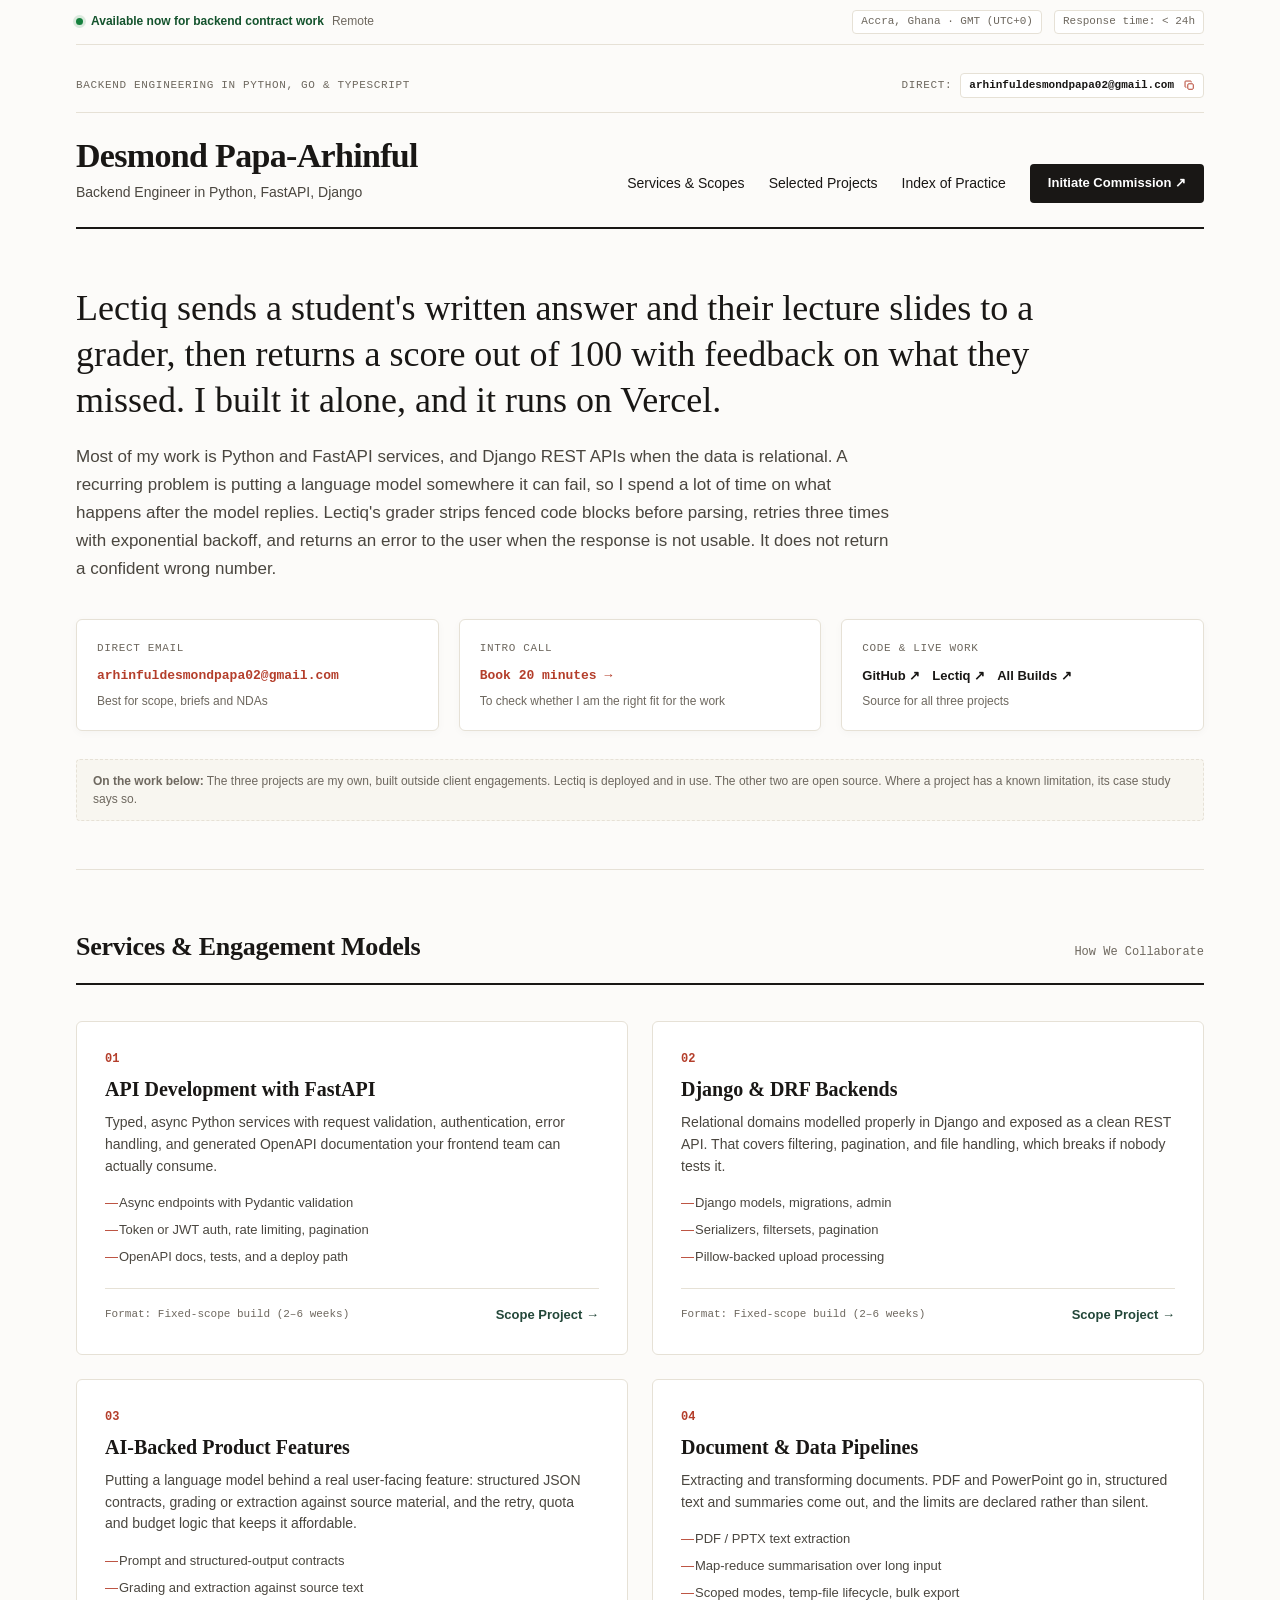
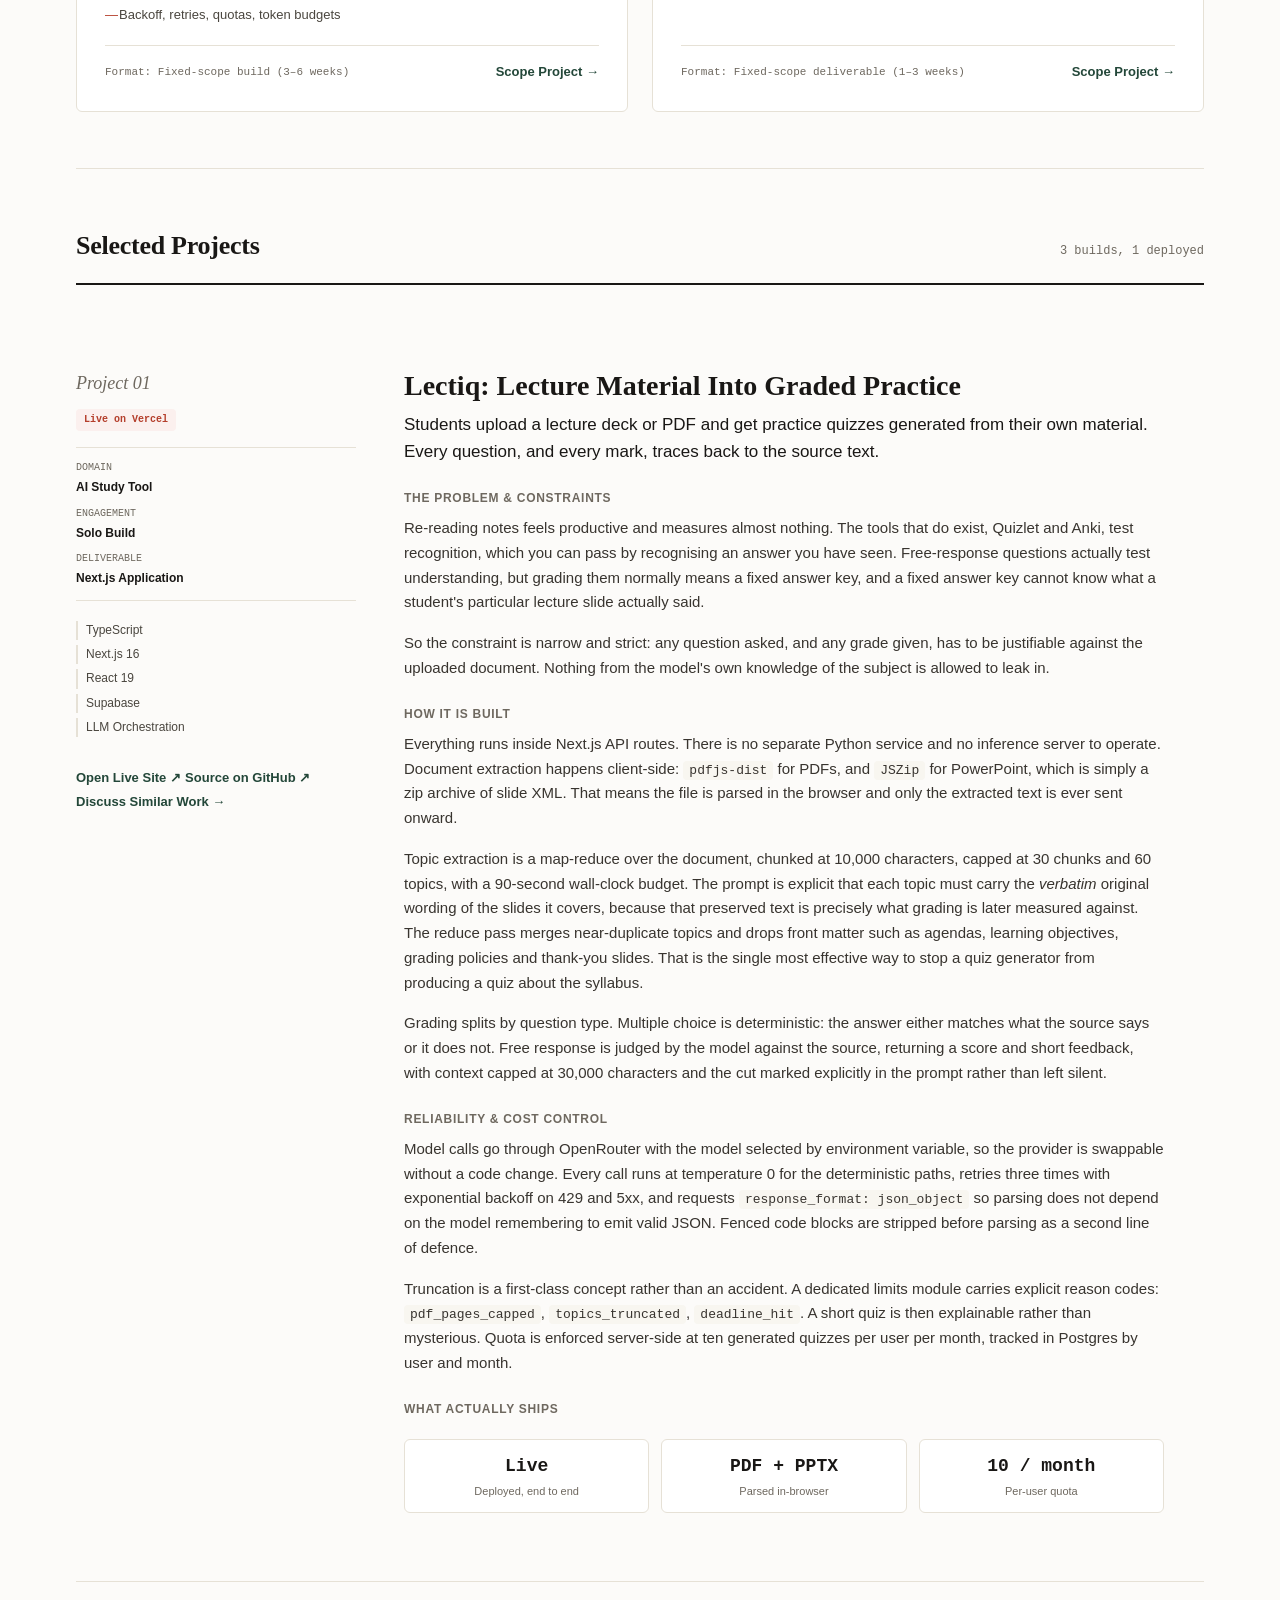
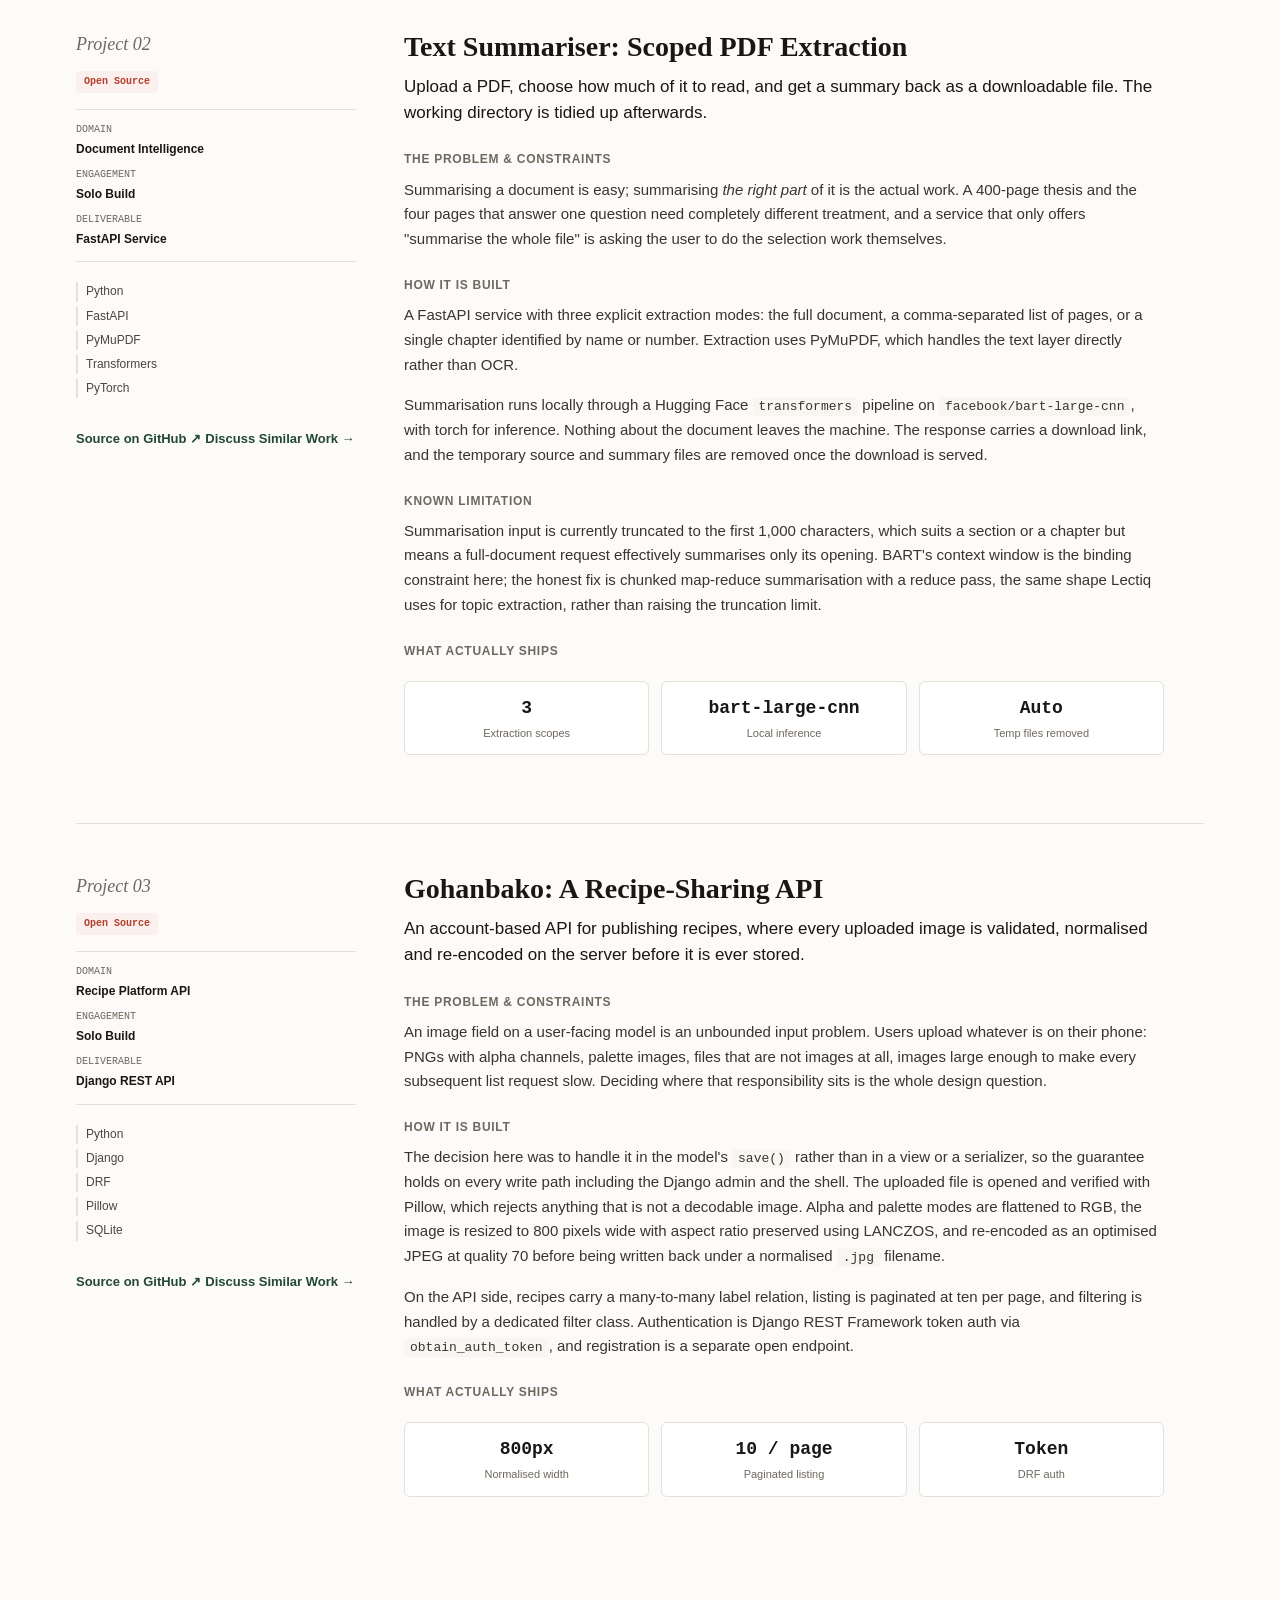
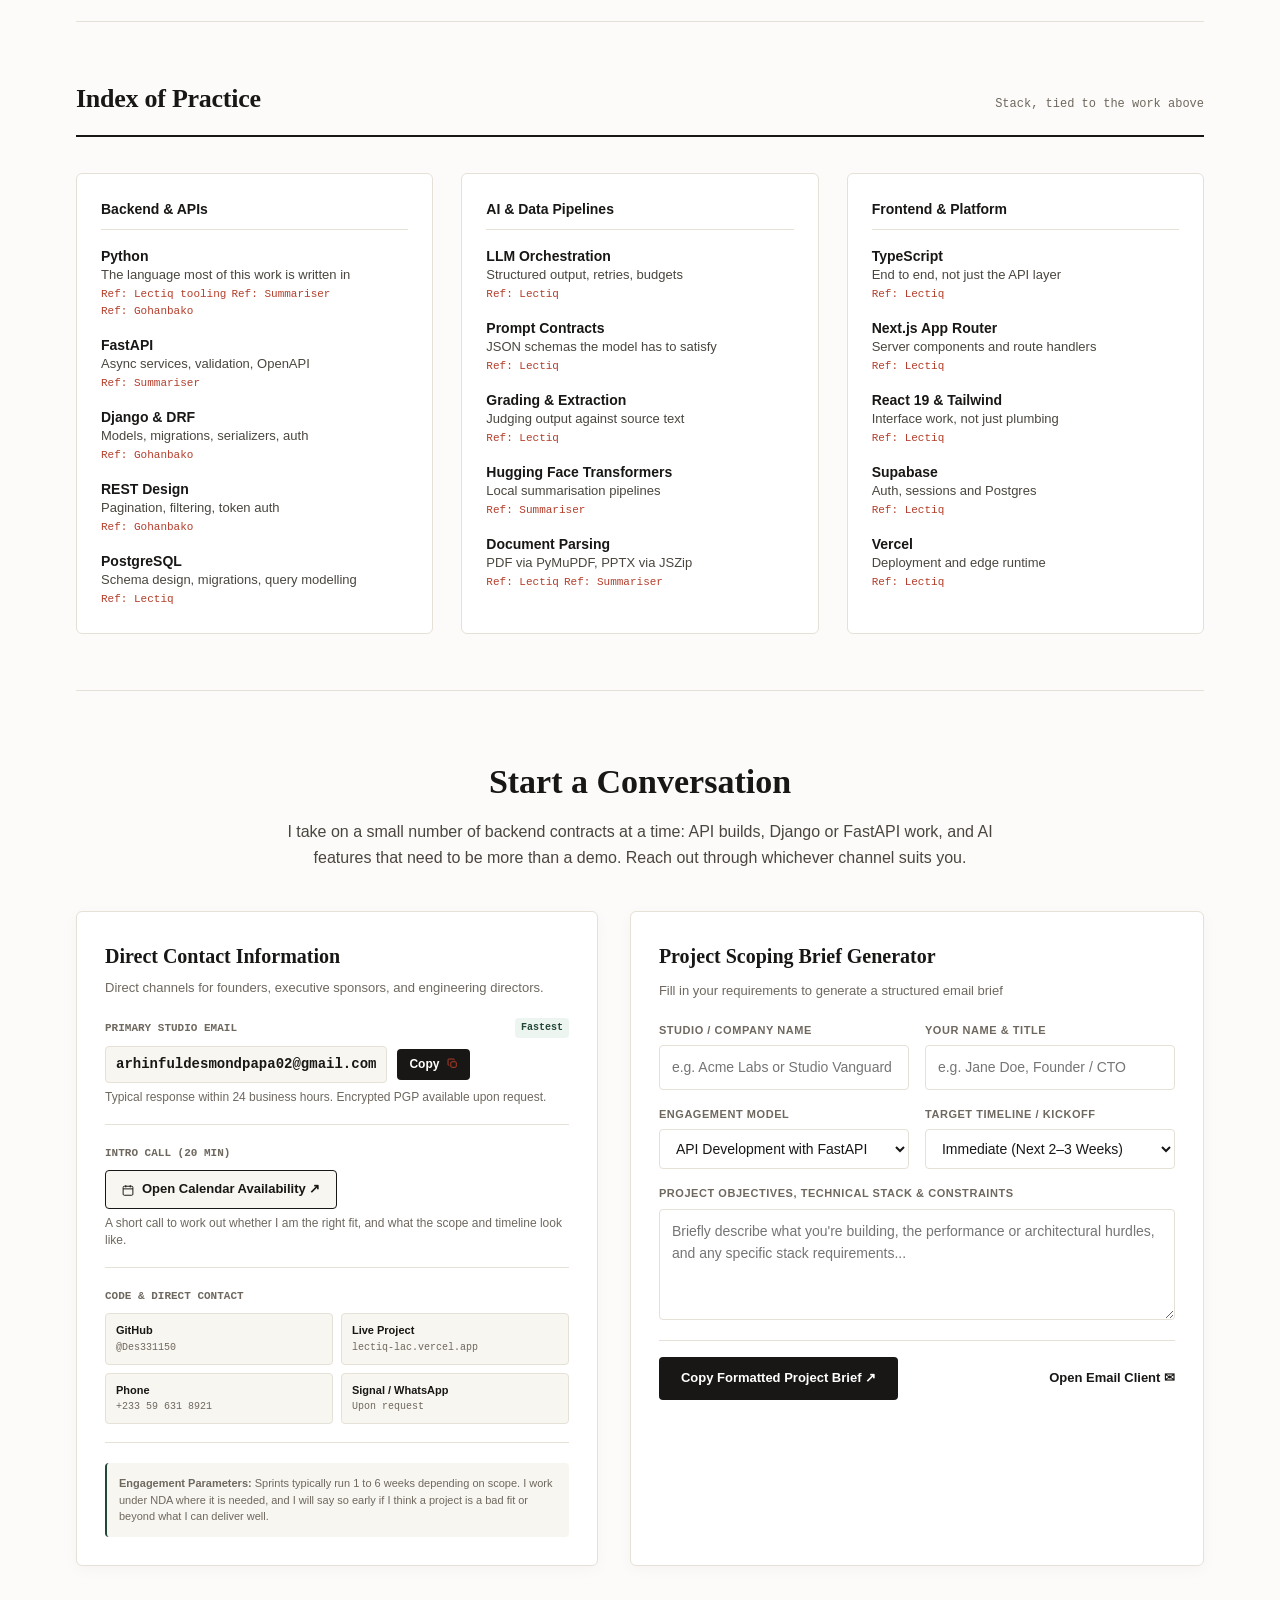
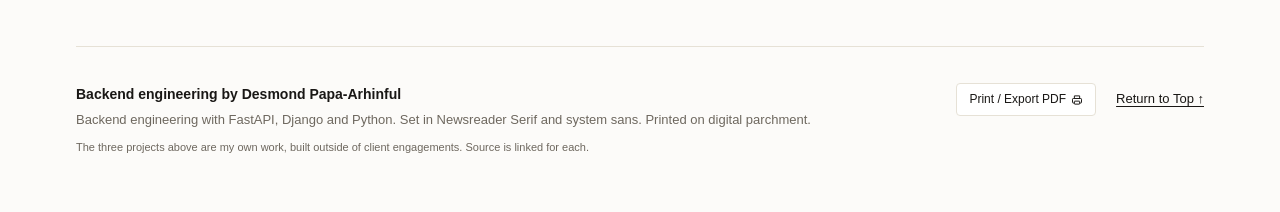
<file: index.html>
<!DOCTYPE html>
<html lang="en">
<head>
  <meta charset="UTF-8">
  <meta name="viewport" content="width=device-width, initial-scale=1.0">
  <title>Desmond Papa-Arhinful, Backend Engineer (Python · FastAPI · Django)</title>
  <link rel="stylesheet" href="shared/base.css">
  <link rel="stylesheet" href="style.css">
</head>
<body>
  <div class="monograph-wrapper">
    <!-- Top Telemetry & Availability Strip -->
    <aside class="availability-strip">
      <div class="availability-left">
        <span class="status-pulse-dot"></span>
        <span class="availability-status">Available now for backend contract work</span>
        <span class="availability-window">Remote</span>
      </div>
      <div class="availability-right">
        <span class="tz-pill">Accra, Ghana · GMT (UTC+0)</span>
        <span class="sla-pill">Response time: &lt; 24h</span>
      </div>
    </aside>

    <!-- Top Monograph Header / Masthead -->
    <header class="monograph-masthead">
      <div class="masthead-top">
        <div class="folio-edition">Backend Engineering in Python, Go &amp; TypeScript</div>
        <div class="folio-direct-contact">
          <span class="direct-email-label">Direct:</span>
          <button class="btn-quick-copy" id="btnQuickCopyEmail" title="Click to copy email address">
            <code>arhinfuldesmondpapa02@gmail.com</code>
            <span class="copy-icon" aria-hidden="true"><svg viewBox="0 0 16 16" width="11" height="11" fill="none" stroke="currentColor" stroke-width="1.4"><rect x="5.5" y="5.5" width="8" height="8" rx="1.5"/><path d="M10.5 3.5v-1a1 1 0 0 0-1-1h-7a1 1 0 0 0-1 1v7a1 1 0 0 0 1 1h1"/></svg></span>
          </button>
        </div>
      </div>

      <div class="masthead-main">
        <div class="author-block">
          <h1 class="author-name">Desmond Papa-Arhinful</h1>
          <p class="author-title">Backend Engineer in Python, FastAPI, Django</p>
        </div>
        <nav class="monograph-nav" aria-label="Main Navigation">
          <a href="#services" class="nav-item">Services &amp; Scopes</a>
          <a href="#selected-works" class="nav-item">Selected Projects</a>
          <a href="#index-of-practice" class="nav-item">Index of Practice</a>
          <a href="#contact" class="nav-cta">Initiate Commission ↗</a>
        </nav>
      </div>

      <!-- Mobile navigation. <details> keeps this working with JavaScript disabled. -->
      <details class="monograph-nav-mobile">
        <summary class="nav-summary">
          <span class="nav-summary-label">Contents</span>
          <span class="nav-summary-mark" aria-hidden="true"></span>
        </summary>
        <nav class="mobile-nav-list" aria-label="Main Navigation (mobile)">
          <a href="#services" class="nav-item">Services &amp; Scopes</a>
          <a href="#selected-works" class="nav-item">Selected Projects</a>
          <a href="#index-of-practice" class="nav-item">Index of Practice</a>
          <a href="#contact" class="nav-cta">Initiate Commission ↗</a>
        </nav>
      </details>
    </header>

    <!-- Editorial Intro & Mission -->
    <main>
    <section class="monograph-curation">
      <div class="curation-statement">
        <h2 class="statement-headline">
          Lectiq sends a student's written answer and their lecture slides to a grader, then returns a score out of 100 with feedback on what they missed. I built it alone, and it runs on Vercel.
        </h2>
        <p class="statement-text">
          Most of my work is Python and FastAPI services, and Django REST APIs when the data is relational. A recurring problem is putting a language model somewhere it can fail, so I spend a lot of time on what happens after the model replies. Lectiq's grader strips fenced code blocks before parsing, retries three times with exponential backoff, and returns an error to the user when the response is not usable. It does not return a confident wrong number.
        </p>
      </div>

      <!-- Quick Contact Access Bar (Inspiration: Paco Coursey, Rauno, Emil) -->
      <div class="quick-access-deck">
        <div class="access-tile">
          <span class="tile-label">Direct Email</span>
          <a href="mailto:arhinfuldesmondpapa02@gmail.com" class="tile-link">arhinfuldesmondpapa02@gmail.com</a>
          <span class="tile-hint">Best for scope, briefs and NDAs</span>
        </div>
        <div class="access-tile">
          <span class="tile-label">Intro call</span>
          <a href="#contact" class="tile-link" id="btnScrollBooking">Book 20 minutes &rarr;</a>
          <span class="tile-hint">To check whether I am the right fit for the work</span>
        </div>
        <div class="access-tile">
          <span class="tile-label">Code &amp; Live Work</span>
          <div class="external-links-row">
            <a href="https://github.com/Des331150" target="_blank" rel="noopener" class="ext-link">GitHub ↗</a>
            <a href="https://lectiq-lac.vercel.app/" target="_blank" rel="noopener" class="ext-link">Lectiq ↗</a>
            <a href="https://github.com/Des331150?tab=repositories" target="_blank" rel="noopener" class="ext-link">All Builds ↗</a>
          </div>
          <span class="tile-hint">Source for all three projects</span>
        </div>
      </div>

      <div class="standin-curation-notice">
        <strong>On the work below:</strong> The three projects are my own, built outside client engagements. Lectiq is deployed and in use. The other two are open source. Where a project has a known limitation, its case study says so.
      </div>
    </section>

    <!-- Freelance Services & Engagement Models (Inspiration: Emil Kowalski & Sam Goddard) -->
    <section id="services" class="services-section">
      <div class="section-title-bar">
        <h2 class="section-title">Services &amp; Engagement Models</h2>
        <span class="section-meta">How We Collaborate</span>
      </div>

      <div class="services-grid">
        <div class="service-card">
          <div class="service-number">01</div>
          <h3 class="service-name">API Development with FastAPI</h3>
          <p class="service-desc">
            Typed, async Python services with request validation, authentication, error handling, and generated OpenAPI documentation your frontend team can actually consume.
          </p>
          <ul class="service-deliverables">
            <li>Async endpoints with Pydantic validation</li>
            <li>Token or JWT auth, rate limiting, pagination</li>
            <li>OpenAPI docs, tests, and a deploy path</li>
          </ul>
          <div class="service-meta">
            <span class="service-format">Format: Fixed-scope build (2–6 weeks)</span>
            <a href="#contact" class="service-action" data-service-type="API Development with FastAPI">Scope Project →</a>
          </div>
        </div>
        <div class="service-card">
          <div class="service-number">02</div>
          <h3 class="service-name">Django &amp; DRF Backends</h3>
          <p class="service-desc">
            Relational domains modelled properly in Django and exposed as a clean REST API. That covers filtering, pagination, and file handling, which breaks if nobody tests it.
          </p>
          <ul class="service-deliverables">
            <li>Django models, migrations, admin</li>
            <li>Serializers, filtersets, pagination</li>
            <li>Pillow-backed upload processing</li>
          </ul>
          <div class="service-meta">
            <span class="service-format">Format: Fixed-scope build (2–6 weeks)</span>
            <a href="#contact" class="service-action" data-service-type="Django &amp; DRF Backends">Scope Project →</a>
          </div>
        </div>
        <div class="service-card">
          <div class="service-number">03</div>
          <h3 class="service-name">AI-Backed Product Features</h3>
          <p class="service-desc">
            Putting a language model behind a real user-facing feature: structured JSON contracts, grading or extraction against source material, and the retry, quota and budget logic that keeps it affordable.
          </p>
          <ul class="service-deliverables">
            <li>Prompt and structured-output contracts</li>
            <li>Grading and extraction against source text</li>
            <li>Backoff, retries, quotas, token budgets</li>
          </ul>
          <div class="service-meta">
            <span class="service-format">Format: Fixed-scope build (3–6 weeks)</span>
            <a href="#contact" class="service-action" data-service-type="AI-Backed Product Features">Scope Project →</a>
          </div>
        </div>
        <div class="service-card">
          <div class="service-number">04</div>
          <h3 class="service-name">Document &amp; Data Pipelines</h3>
          <p class="service-desc">
            Extracting and transforming documents. PDF and PowerPoint go in, structured text and summaries come out, and the limits are declared rather than silent.
          </p>
          <ul class="service-deliverables">
            <li>PDF / PPTX text extraction</li>
            <li>Map-reduce summarisation over long input</li>
            <li>Scoped modes, temp-file lifecycle, bulk export</li>
          </ul>
          <div class="service-meta">
            <span class="service-format">Format: Fixed-scope deliverable (1–3 weeks)</span>
            <a href="#contact" class="service-action" data-service-type="Document &amp; Data Pipelines">Scope Project →</a>
          </div>
        </div>
      </div>
    </section>

    <!-- Selected Projects -->
    <section id="selected-works" class="works-collection" aria-label="Selected projects">
      <div class="section-title-bar">
        <h2 class="section-title">Selected Projects</h2>
        <span class="section-meta">3 builds, 1 deployed</span>
      </div>

      <article class="work-spread" id="spread-01">
        <div class="spread-aside">
          <div class="aside-eyebrow">Project 01</div>
          <span class="spread-tag">Live on Vercel</span>
          <div class="aside-meta-list">
            <div class="aside-meta-item">
              <span class="m-label">Domain</span>
              <span class="m-val">AI Study Tool</span>
            </div>
            <div class="aside-meta-item">
              <span class="m-label">Engagement</span>
              <span class="m-val">Solo Build</span>
            </div>
            <div class="aside-meta-item">
              <span class="m-label">Deliverable</span>
              <span class="m-val">Next.js Application</span>
            </div>
          </div>

          <div class="spread-skills-group">
            <span class="skill-pill">TypeScript</span>
            <span class="skill-pill">Next.js 16</span>
            <span class="skill-pill">React 19</span>
            <span class="skill-pill">Supabase</span>
            <span class="skill-pill">LLM Orchestration</span>
          </div>

          <div class="spread-actions">
            <a href="https://lectiq-lac.vercel.app/" class="spread-cta" target="_blank" rel="noopener">Open Live Site ↗</a>
            <a href="https://github.com/Des331150/lectiq" class="spread-cta" target="_blank" rel="noopener">Source on GitHub ↗</a>
            <a href="#contact" class="spread-cta" data-inquire="an AI-backed study or assessment tool">Discuss Similar Work →</a>
          </div>
        </div>

        <div class="spread-body">
          <h3 class="spread-title">Lectiq: Lecture Material Into Graded Practice</h3>
          <p class="spread-lead">
            Students upload a lecture deck or PDF and get practice quizzes generated from their own material. Every question, and every mark, traces back to the source text.
          </p>

          <div class="spread-prose">
            <h4>The Problem &amp; Constraints</h4>
            <p>
              Re-reading notes feels productive and measures almost nothing. The tools that do exist, Quizlet and Anki, test recognition, which you can pass by recognising an answer you have seen. Free-response questions actually test understanding, but grading them normally means a fixed answer key, and a fixed answer key cannot know what a student's particular lecture slide actually said.
            </p>
            <p>
              So the constraint is narrow and strict: any question asked, and any grade given, has to be justifiable against the uploaded document. Nothing from the model's own knowledge of the subject is allowed to leak in.
            </p>

            <h4>How It Is Built</h4>
            <p>
              Everything runs inside Next.js API routes. There is no separate Python service and no inference server to operate. Document extraction happens client-side: <code>pdfjs-dist</code> for PDFs, and <code>JSZip</code> for PowerPoint, which is simply a zip archive of slide XML. That means the file is parsed in the browser and only the extracted text is ever sent onward.
            </p>
            <p>
              Topic extraction is a map-reduce over the document, chunked at 10,000 characters, capped at 30 chunks and 60 topics, with a 90-second wall-clock budget. The prompt is explicit that each topic must carry the <em>verbatim</em> original wording of the slides it covers, because that preserved text is precisely what grading is later measured against. The reduce pass merges near-duplicate topics and drops front matter such as agendas, learning objectives, grading policies and thank-you slides. That is the single most effective way to stop a quiz generator from producing a quiz about the syllabus.
            </p>
            <p>
              Grading splits by question type. Multiple choice is deterministic: the answer either matches what the source says or it does not. Free response is judged by the model against the source, returning a score and short feedback, with context capped at 30,000 characters and the cut marked explicitly in the prompt rather than left silent.
            </p>

            <h4>Reliability &amp; Cost Control</h4>
            <p>
              Model calls go through OpenRouter with the model selected by environment variable, so the provider is swappable without a code change. Every call runs at temperature 0 for the deterministic paths, retries three times with exponential backoff on 429 and 5xx, and requests <code>response_format: json_object</code> so parsing does not depend on the model remembering to emit valid JSON. Fenced code blocks are stripped before parsing as a second line of defence.
            </p>
            <p>
              Truncation is a first-class concept rather than an accident. A dedicated limits module carries explicit reason codes: <code>pdf_pages_capped</code>, <code>topics_truncated</code>, <code>deadline_hit</code>. A short quiz is then explainable rather than mysterious. Quota is enforced server-side at ten generated quizzes per user per month, tracked in Postgres by user and month.
            </p>

            <h4>What Actually Ships</h4>
            <div class="telemetry-chip-row">
              <div class="telemetry-chip">
                <span class="chip-val">Live</span>
                <span class="chip-lbl">Deployed, end to end</span>
              </div>
              <div class="telemetry-chip">
                <span class="chip-val">PDF + PPTX</span>
                <span class="chip-lbl">Parsed in-browser</span>
              </div>
              <div class="telemetry-chip">
                <span class="chip-val">10 / month</span>
                <span class="chip-lbl">Per-user quota</span>
              </div>
            </div>
          </div>
        </div>
      </article>

      <article class="work-spread" id="spread-02">
        <div class="spread-aside">
          <div class="aside-eyebrow">Project 02</div>
          <span class="spread-tag">Open Source</span>
          <div class="aside-meta-list">
            <div class="aside-meta-item">
              <span class="m-label">Domain</span>
              <span class="m-val">Document Intelligence</span>
            </div>
            <div class="aside-meta-item">
              <span class="m-label">Engagement</span>
              <span class="m-val">Solo Build</span>
            </div>
            <div class="aside-meta-item">
              <span class="m-label">Deliverable</span>
              <span class="m-val">FastAPI Service</span>
            </div>
          </div>

          <div class="spread-skills-group">
            <span class="skill-pill">Python</span>
            <span class="skill-pill">FastAPI</span>
            <span class="skill-pill">PyMuPDF</span>
            <span class="skill-pill">Transformers</span>
            <span class="skill-pill">PyTorch</span>
          </div>

          <div class="spread-actions">
            <a href="https://github.com/Des331150/text-summariser" class="spread-cta" target="_blank" rel="noopener">Source on GitHub ↗</a>
            <a href="#contact" class="spread-cta" data-inquire="a document summarisation or extraction service">Discuss Similar Work →</a>
          </div>
        </div>

        <div class="spread-body">
          <h3 class="spread-title">Text Summariser: Scoped PDF Extraction</h3>
          <p class="spread-lead">
            Upload a PDF, choose how much of it to read, and get a summary back as a downloadable file. The working directory is tidied up afterwards.
          </p>

          <div class="spread-prose">
            <h4>The Problem &amp; Constraints</h4>
            <p>
              Summarising a document is easy; summarising <em>the right part</em> of it is the actual work. A 400-page thesis and the four pages that answer one question need completely different treatment, and a service that only offers "summarise the whole file" is asking the user to do the selection work themselves.
            </p>

            <h4>How It Is Built</h4>
            <p>
              A FastAPI service with three explicit extraction modes: the full document, a comma-separated list of pages, or a single chapter identified by name or number. Extraction uses PyMuPDF, which handles the text layer directly rather than OCR.
            </p>
            <p>
              Summarisation runs locally through a Hugging Face <code>transformers</code> pipeline on <code>facebook/bart-large-cnn</code>, with torch for inference. Nothing about the document leaves the machine. The response carries a download link, and the temporary source and summary files are removed once the download is served.
            </p>

            <h4>Known Limitation</h4>
            <p>
              Summarisation input is currently truncated to the first 1,000 characters, which suits a section or a chapter but means a full-document request effectively summarises only its opening. BART's context window is the binding constraint here; the honest fix is chunked map-reduce summarisation with a reduce pass, the same shape Lectiq uses for topic extraction, rather than raising the truncation limit.
            </p>

            <h4>What Actually Ships</h4>
            <div class="telemetry-chip-row">
              <div class="telemetry-chip">
                <span class="chip-val">3</span>
                <span class="chip-lbl">Extraction scopes</span>
              </div>
              <div class="telemetry-chip">
                <span class="chip-val">bart-large-cnn</span>
                <span class="chip-lbl">Local inference</span>
              </div>
              <div class="telemetry-chip">
                <span class="chip-val">Auto</span>
                <span class="chip-lbl">Temp files removed</span>
              </div>
            </div>
          </div>
        </div>
      </article>

      <article class="work-spread" id="spread-03">
        <div class="spread-aside">
          <div class="aside-eyebrow">Project 03</div>
          <span class="spread-tag">Open Source</span>
          <div class="aside-meta-list">
            <div class="aside-meta-item">
              <span class="m-label">Domain</span>
              <span class="m-val">Recipe Platform API</span>
            </div>
            <div class="aside-meta-item">
              <span class="m-label">Engagement</span>
              <span class="m-val">Solo Build</span>
            </div>
            <div class="aside-meta-item">
              <span class="m-label">Deliverable</span>
              <span class="m-val">Django REST API</span>
            </div>
          </div>

          <div class="spread-skills-group">
            <span class="skill-pill">Python</span>
            <span class="skill-pill">Django</span>
            <span class="skill-pill">DRF</span>
            <span class="skill-pill">Pillow</span>
            <span class="skill-pill">SQLite</span>
          </div>

          <div class="spread-actions">
            <a href="https://github.com/Des331150/gohanbako" class="spread-cta" target="_blank" rel="noopener">Source on GitHub ↗</a>
            <a href="#contact" class="spread-cta" data-inquire="a Django or DRF API with file uploads">Discuss Similar Work →</a>
          </div>
        </div>

        <div class="spread-body">
          <h3 class="spread-title">Gohanbako: A Recipe-Sharing API</h3>
          <p class="spread-lead">
            An account-based API for publishing recipes, where every uploaded image is validated, normalised and re-encoded on the server before it is ever stored.
          </p>

          <div class="spread-prose">
            <h4>The Problem &amp; Constraints</h4>
            <p>
              An image field on a user-facing model is an unbounded input problem. Users upload whatever is on their phone: PNGs with alpha channels, palette images, files that are not images at all, images large enough to make every subsequent list request slow. Deciding where that responsibility sits is the whole design question.
            </p>

            <h4>How It Is Built</h4>
            <p>
              The decision here was to handle it in the model's <code>save()</code> rather than in a view or a serializer, so the guarantee holds on every write path including the Django admin and the shell. The uploaded file is opened and verified with Pillow, which rejects anything that is not a decodable image. Alpha and palette modes are flattened to RGB, the image is resized to 800 pixels wide with aspect ratio preserved using LANCZOS, and re-encoded as an optimised JPEG at quality 70 before being written back under a normalised <code>.jpg</code> filename.
            </p>
            <p>
              On the API side, recipes carry a many-to-many label relation, listing is paginated at ten per page, and filtering is handled by a dedicated filter class. Authentication is Django REST Framework token auth via <code>obtain_auth_token</code>, and registration is a separate open endpoint.
            </p>

            <h4>What Actually Ships</h4>
            <div class="telemetry-chip-row">
              <div class="telemetry-chip">
                <span class="chip-val">800px</span>
                <span class="chip-lbl">Normalised width</span>
              </div>
              <div class="telemetry-chip">
                <span class="chip-val">10 / page</span>
                <span class="chip-lbl">Paginated listing</span>
              </div>
              <div class="telemetry-chip">
                <span class="chip-val">Token</span>
                <span class="chip-lbl">DRF auth</span>
              </div>
            </div>
          </div>
        </div>
      </article>
    </section>

    <!-- Index of Practice (Technical Capabilities tied to the work) -->
    <section id="index-of-practice" class="practice-index-section">
      <div class="section-title-bar">
        <h2 class="section-title">Index of Practice</h2>
        <span class="section-meta">Stack, tied to the work above</span>
      </div>

      <div class="practice-grid">
        <div class="practice-col">
          <h3 class="domain-title">Backend &amp; APIs</h3>
          <ul class="practice-list">
            <li>
              <strong>Python</strong> The language most of this work is written in
              <span class="ref-group"><a class="ref-link" href="#spread-01">Ref: Lectiq tooling</a><a class="ref-link" href="#spread-02">Ref: Summariser</a><a class="ref-link" href="#spread-03">Ref: Gohanbako</a></span>
            </li>
            <li>
              <strong>FastAPI</strong> Async services, validation, OpenAPI
              <a class="ref-link" href="#spread-02">Ref: Summariser</a>
            </li>
            <li>
              <strong>Django &amp; DRF</strong> Models, migrations, serializers, auth
              <a class="ref-link" href="#spread-03">Ref: Gohanbako</a>
            </li>
            <li>
              <strong>REST Design</strong> Pagination, filtering, token auth
              <a class="ref-link" href="#spread-03">Ref: Gohanbako</a>
            </li>
            <li>
              <strong>PostgreSQL</strong> Schema design, migrations, query modelling
              <a class="ref-link" href="#spread-01">Ref: Lectiq</a>
            </li>
          </ul>
        </div>
        <div class="practice-col">
          <h3 class="domain-title">AI &amp; Data Pipelines</h3>
          <ul class="practice-list">
            <li>
              <strong>LLM Orchestration</strong> Structured output, retries, budgets
              <a class="ref-link" href="#spread-01">Ref: Lectiq</a>
            </li>
            <li>
              <strong>Prompt Contracts</strong> JSON schemas the model has to satisfy
              <a class="ref-link" href="#spread-01">Ref: Lectiq</a>
            </li>
            <li>
              <strong>Grading &amp; Extraction</strong> Judging output against source text
              <a class="ref-link" href="#spread-01">Ref: Lectiq</a>
            </li>
            <li>
              <strong>Hugging Face Transformers</strong> Local summarisation pipelines
              <a class="ref-link" href="#spread-02">Ref: Summariser</a>
            </li>
            <li>
              <strong>Document Parsing</strong> PDF via PyMuPDF, PPTX via JSZip
              <span class="ref-group"><a class="ref-link" href="#spread-01">Ref: Lectiq</a><a class="ref-link" href="#spread-02">Ref: Summariser</a></span>
            </li>
          </ul>
        </div>
        <div class="practice-col">
          <h3 class="domain-title">Frontend &amp; Platform</h3>
          <ul class="practice-list">
            <li>
              <strong>TypeScript</strong> End to end, not just the API layer
              <a class="ref-link" href="#spread-01">Ref: Lectiq</a>
            </li>
            <li>
              <strong>Next.js App Router</strong> Server components and route handlers
              <a class="ref-link" href="#spread-01">Ref: Lectiq</a>
            </li>
            <li>
              <strong>React 19 &amp; Tailwind</strong> Interface work, not just plumbing
              <a class="ref-link" href="#spread-01">Ref: Lectiq</a>
            </li>
            <li>
              <strong>Supabase</strong> Auth, sessions and Postgres
              <a class="ref-link" href="#spread-01">Ref: Lectiq</a>
            </li>
            <li>
              <strong>Vercel</strong> Deployment and edge runtime
              <a class="ref-link" href="#spread-01">Ref: Lectiq</a>
            </li>
          </ul>
        </div>
      </div>
    </section>

    <!-- Comprehensive Contact & Commission Intake Section -->
    <section id="contact" class="engagement-section">
      <div class="engagement-intro">
        <h2 class="engagement-title">Start a Conversation</h2>
        <p class="engagement-lead">
          I take on a small number of backend contracts at a time: API builds, Django or FastAPI work, and AI features that need to be more than a demo. Reach out through whichever channel suits you.
        </p>
      </div>

      <!-- Multi-Channel Contact Hub Grid -->
      <div class="contact-hub-grid">
        <!-- Direct Channel Card -->
        <div class="direct-contact-card">
          <h3 class="channel-card-title">Direct Contact Information</h3>
          <p class="channel-card-desc">
            Direct channels for founders, executive sponsors, and engineering directors.
          </p>

          <div class="contact-methods-list">
            <div class="contact-item">
              <div class="ci-header">
                <span class="ci-label">Primary Studio Email</span>
                <span class="ci-badge">Fastest</span>
              </div>
              <div class="ci-value-row">
                <code class="ci-address" id="mainEmailText">arhinfuldesmondpapa02@gmail.com</code>
                <button class="btn-copy-address" id="btnCopyMainEmail" aria-label="Copy email address">Copy <span class="copy-icon" aria-hidden="true"><svg viewBox="0 0 16 16" width="11" height="11" fill="none" stroke="currentColor" stroke-width="1.4"><rect x="5.5" y="5.5" width="8" height="8" rx="1.5"/><path d="M10.5 3.5v-1a1 1 0 0 0-1-1h-7a1 1 0 0 0-1 1v7a1 1 0 0 0 1 1h1"/></svg></span></button>
              </div>
              <span class="ci-sub">Typical response within 24 business hours. Encrypted PGP available upon request.</span>
            </div>

            <div class="contact-item">
              <div class="ci-header">
                <span class="ci-label">Intro Call (20 Min)</span>
              </div>
              <div class="ci-value-row">
                <a href="#discovery-call-placeholder" class="calendar-booking-btn" id="btnBookingLink">
                  <svg class="inline-icon" viewBox="0 0 16 16" width="12" height="12" fill="none" stroke="currentColor" stroke-width="1.3" aria-hidden="true"><rect x="1.5" y="3" width="13" height="12" rx="1.5"/><path d="M1.5 6.5h13M5 1.5v3M11 1.5v3"/></svg>
                  Open Calendar Availability ↗
                </a>
              </div>
              <span class="ci-sub">A short call to work out whether I am the right fit, and what the scope and timeline look like.</span>
            </div>

            <div class="contact-item">
              <div class="ci-header">
                <span class="ci-label">Code &amp; Direct Contact</span>
              </div>
              <div class="channel-links-grid">
                <a href="https://github.com/Des331150" target="_blank" rel="noopener" class="channel-chip">
                  <span class="chip-name">GitHub</span>
                  <span class="chip-handle">@Des331150</span>
                </a>
                <a href="https://lectiq-lac.vercel.app/" target="_blank" rel="noopener" class="channel-chip">
                  <span class="chip-name">Live Project</span>
                  <span class="chip-handle">lectiq-lac.vercel.app</span>
                </a>
                <a href="tel:+233596318921" class="channel-chip">
                  <span class="chip-name">Phone</span>
                  <span class="chip-handle">+233 59 631 8921</span>
                </a>
                <a href="#direct-chat-placeholder" class="channel-chip" id="btnDirectChat">
                  <span class="chip-name">Signal / WhatsApp</span>
                  <span class="chip-handle">Upon request</span>
                </a>
              </div>
            </div>

            <div class="studio-terms-note">
              <strong>Engagement Parameters:</strong> Sprints typically run 1 to 6 weeks depending on scope. I work under NDA where it is needed, and I will say so early if I think a project is a bad fit or beyond what I can deliver well.
            </div>
          </div>
        </div>

        <!-- Interactive Scoping Brief Generator -->
        <div class="scoping-generator-card">
          <div class="generator-header">
            <h3 class="channel-card-title">Project Scoping Brief Generator</h3>
            <span class="gen-subtitle">Fill in your requirements to generate a structured email brief</span>
          </div>

          <form id="scopingBriefForm" class="scoping-form">
            <div class="form-row-duo">
              <div class="field-wrap">
                <label for="clientCompany">Studio / Company Name</label>
                <input type="text" id="clientCompany" placeholder="e.g. Acme Labs or Studio Vanguard" required>
              </div>
              <div class="field-wrap">
                <label for="clientContactName">Your Name &amp; Title</label>
                <input type="text" id="clientContactName" placeholder="e.g. Jane Doe, Founder / CTO" required>
              </div>
            </div>

            <div class="form-row-duo">
              <div class="field-wrap">
                <label for="projectScopeType">Engagement Model</label>
                <select id="projectScopeType">
                  <option value="API Development with FastAPI">API Development with FastAPI</option>
                  <option value="Django &amp; DRF Backends">Django &amp; DRF Backends</option>
                  <option value="AI-Backed Product Features">AI-Backed Product Features</option>
                  <option value="Document &amp; Data Pipelines">Document &amp; Data Pipelines</option>
                </select>
              </div>
              <div class="field-wrap">
                <label for="projectTimeline">Target Timeline / Kickoff</label>
                <select id="projectTimeline">
                  <option value="Immediate (Next 2-3 Weeks)">Immediate (Next 2–3 Weeks)</option>
                  <option value="Within Q4 2026">Within Q4 2026</option>
                  <option value="Early 2027">Early 2027</option>
                  <option value="Flexible / Scoping Phase">Flexible / Scoping Phase</option>
                </select>
              </div>
            </div>

            <div class="field-wrap full">
              <label for="projectDetails">Project Objectives, Technical Stack &amp; Constraints</label>
              <textarea id="projectDetails" rows="4" placeholder="Briefly describe what you're building, the performance or architectural hurdles, and any specific stack requirements..."></textarea>
            </div>

            <div class="scoping-actions">
              <button type="submit" class="btn-generate-brief" id="btnGenerateBrief">
                Copy Formatted Project Brief ↗
              </button>
              <a href="mailto:arhinfuldesmondpapa02@gmail.com?subject=Freelance%20Project%20Inquiry" class="btn-email-direct" id="btnEmailDirect">
                Open Email Client ✉
              </a>
            </div>

            <div class="feedback-alert" id="scopingAlert" role="status" aria-live="polite">
              ✓ Structured project brief copied to clipboard. Ready to paste directly into your email or communication tool.
            </div>
          </form>
        </div>
      </div>
    </section>
    </main>

    <!-- Editorial Colophon -->
    <footer class="monograph-colophon">
      <div class="colophon-left">
        <strong>Backend engineering by Desmond Papa-Arhinful</strong>
        <p>Backend engineering with FastAPI, Django and Python. Set in Newsreader Serif and system sans. Printed on digital parchment.</p>
        <p class="colophon-disclaimer">The three projects above are my own work, built outside of client engagements. Source is linked for each.</p>
      </div>
      <div class="colophon-right">
        <button class="btn-print-portfolio" id="btnPrintPortfolio">Print / Export PDF <svg class="inline-icon" viewBox="0 0 16 16" width="12" height="12" fill="none" stroke="currentColor" stroke-width="1.3" aria-hidden="true"><path d="M4.5 6V2.5h7V6M4.5 12H3a1 1 0 0 1-1-1V7a1 1 0 0 1 1-1h10a1 1 0 0 1 1 1v4a1 1 0 0 1-1 1h-1.5"/><rect x="4.5" y="9.5" width="7" height="4" rx="0.5"/></svg></button>
        <a href="#selected-works">Return to Top ↑</a>
      </div>
    </footer>
  </div>

  <script src="app.js"></script>
</body>
</html>
</file>
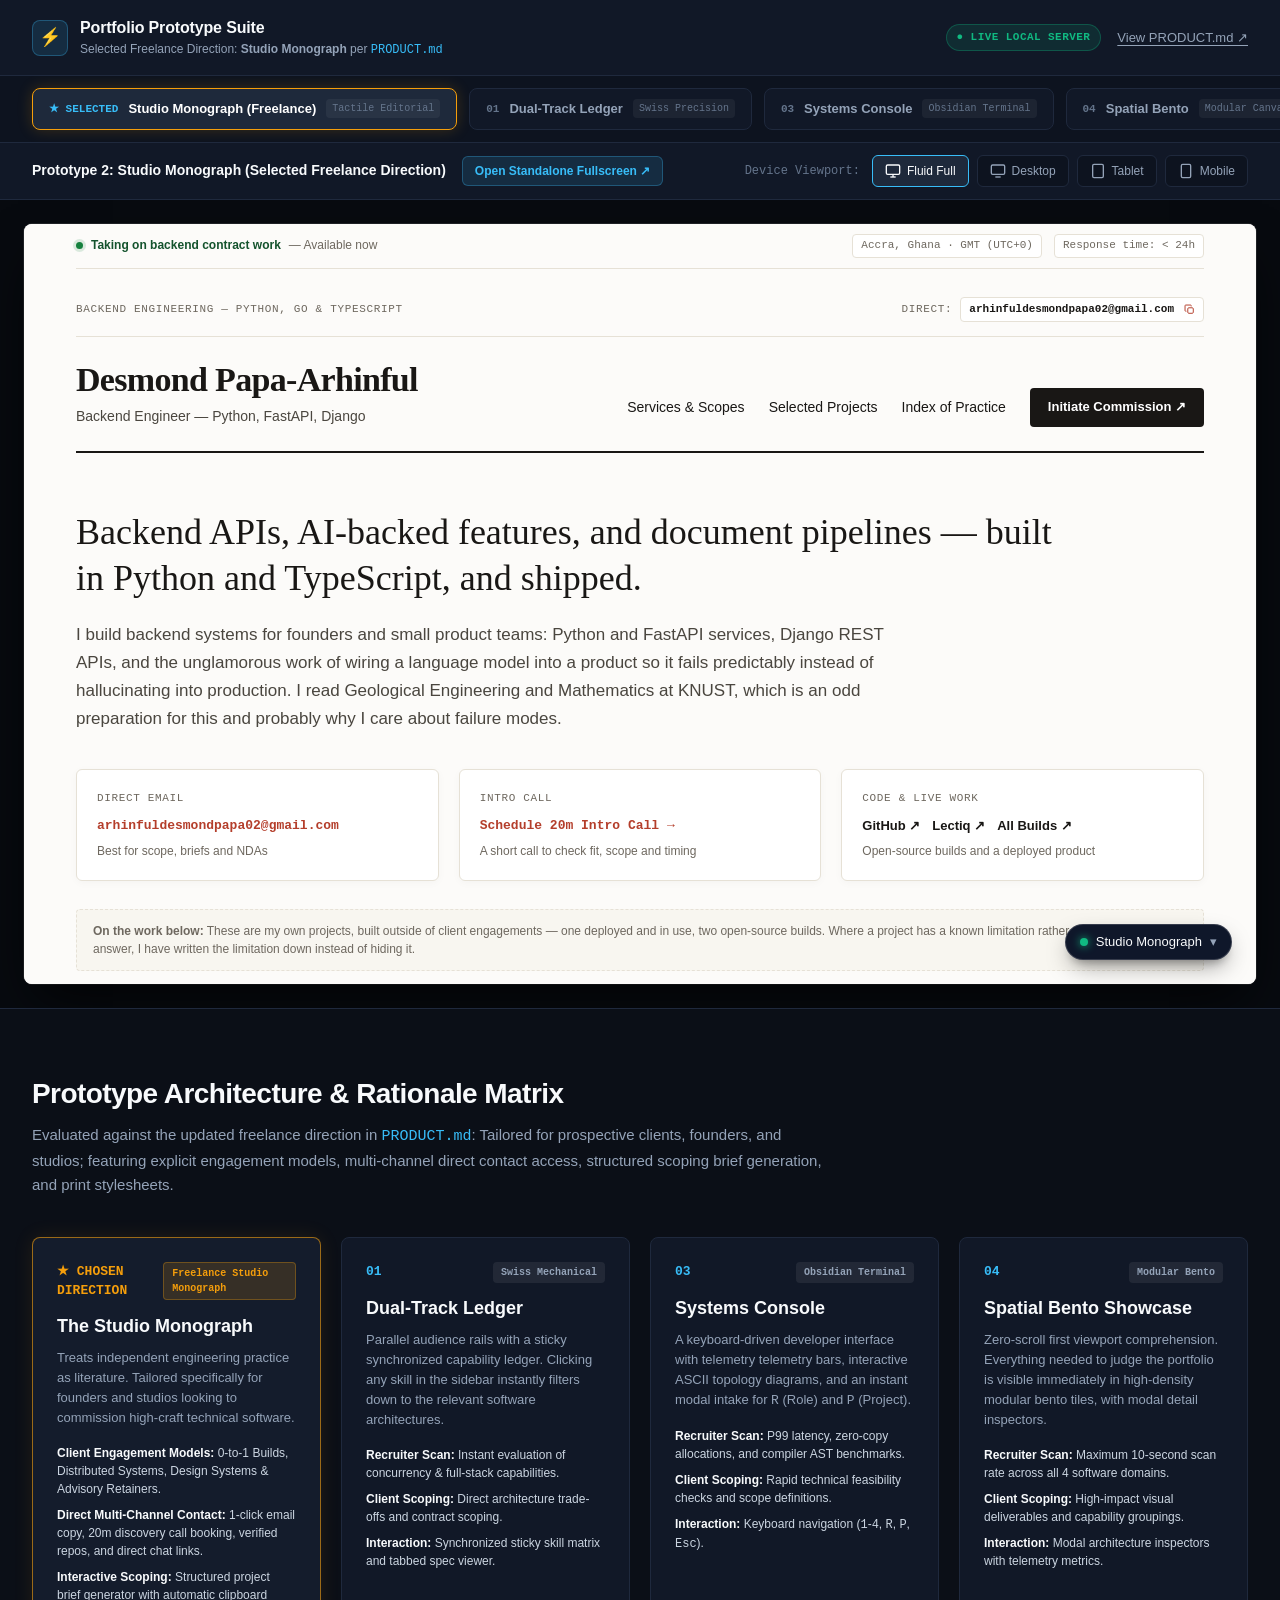
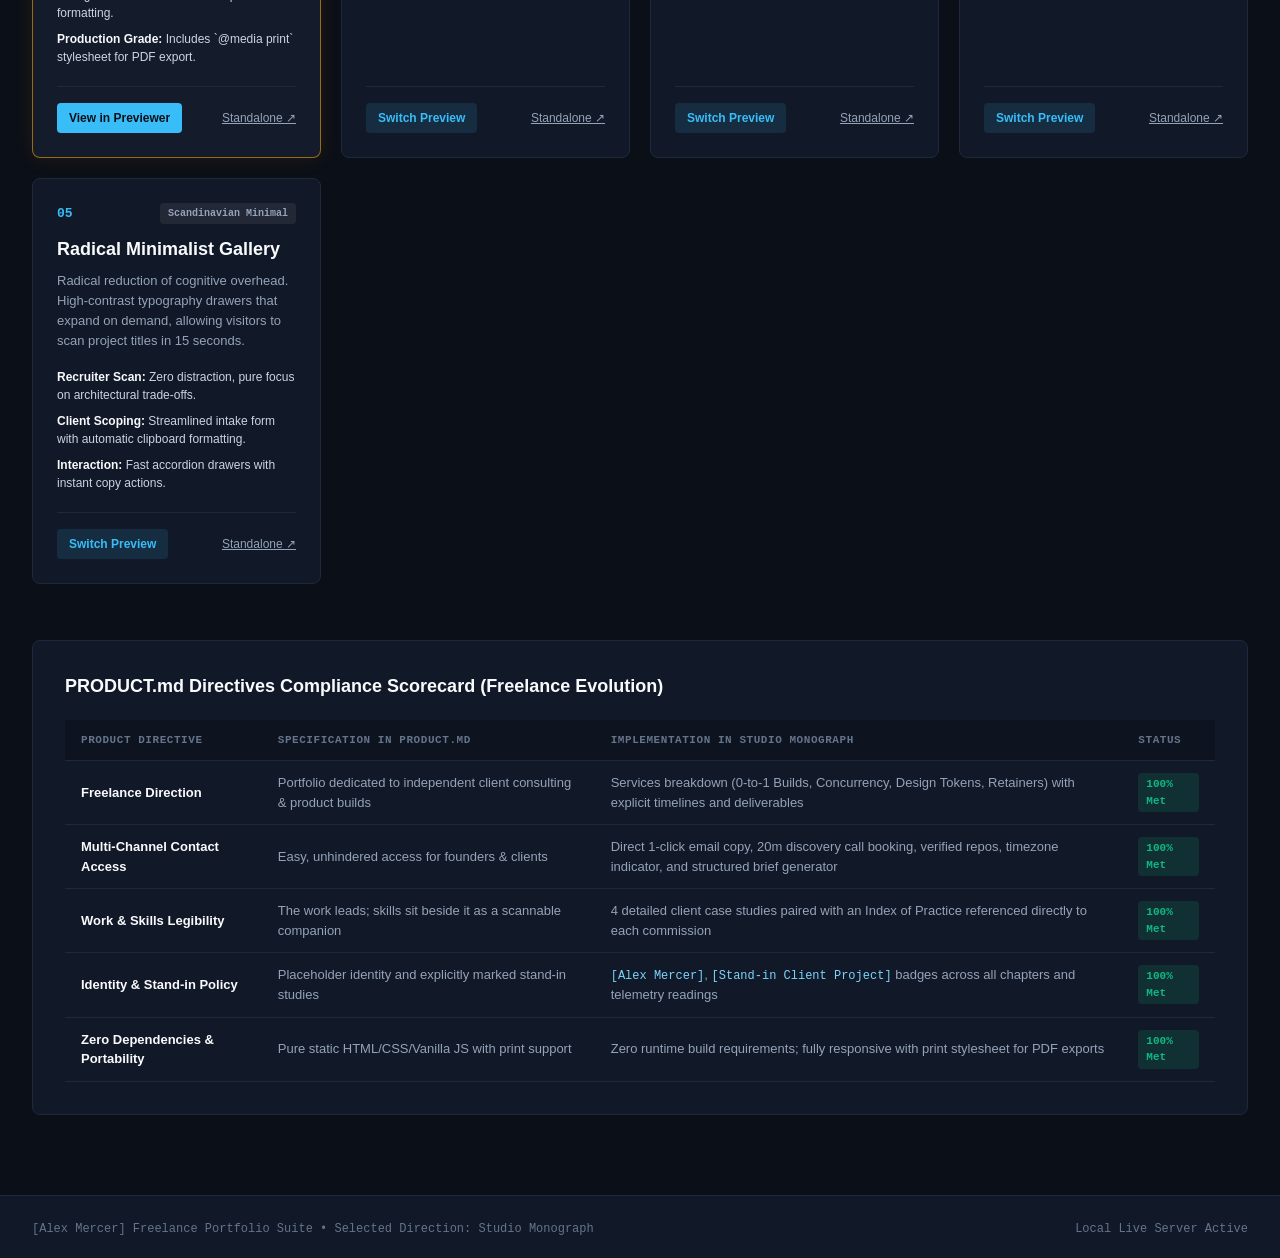
<file: prototypes/index.html>
<!DOCTYPE html>
<html lang="en">
<head>
  <meta charset="UTF-8">
  <meta name="viewport" content="width=device-width, initial-scale=1.0">
  <title>Portfolio Prototypes Suite — [Alex Mercer] Freelance Studio</title>
  <link rel="stylesheet" href="../shared/base.css">
  <link rel="stylesheet" href="hub.css">
</head>
<body>
  <!-- Header Banner -->
  <header class="hub-header">
    <div class="hub-header-left">
      <div class="hub-logo">
        <span class="hub-logo-mark">⚡</span>
        <div>
          <span class="hub-logo-title">Portfolio Prototype Suite</span>
          <span class="hub-logo-sub">Selected Freelance Direction: <strong>Studio Monograph</strong> per <code>PRODUCT.md</code></span>
        </div>
      </div>
    </div>
    <div class="hub-header-right">
      <span class="hub-live-badge">● LIVE LOCAL SERVER</span>
      <a href="../PRODUCT.md" target="_blank" class="hub-spec-link">View PRODUCT.md ↗</a>
    </div>
  </header>

  <!-- Prototype Selection Bar -->
  <nav class="prototype-selector-bar" aria-label="Prototype Switcher">
    <div class="selector-inner">
      <button class="proto-tab-btn active selected-direction" data-proto-id="editorial-monograph" data-proto-url="editorial-monograph/index.html">
        <span class="tab-num">★ SELECTED</span>
        <span class="tab-label">Studio Monograph (Freelance)</span>
        <span class="tab-tag">Tactile Editorial</span>
      </button>

      <button class="proto-tab-btn" data-proto-id="split-ledger" data-proto-url="split-ledger/index.html">
        <span class="tab-num">01</span>
        <span class="tab-label">Dual-Track Ledger</span>
        <span class="tab-tag">Swiss Precision</span>
      </button>

      <button class="proto-tab-btn" data-proto-id="linear-systems" data-proto-url="linear-systems/index.html">
        <span class="tab-num">03</span>
        <span class="tab-label">Systems Console</span>
        <span class="tab-tag">Obsidian Terminal</span>
      </button>

      <button class="proto-tab-btn" data-proto-id="bento-spatial" data-proto-url="bento-spatial/index.html">
        <span class="tab-num">04</span>
        <span class="tab-label">Spatial Bento</span>
        <span class="tab-tag">Modular Canvas</span>
      </button>

      <button class="proto-tab-btn" data-proto-id="kinetic-minimal" data-proto-url="kinetic-minimal/index.html">
        <span class="tab-num">05</span>
        <span class="tab-label">Radical Minimalist</span>
        <span class="tab-tag">Scandinavian High-Scan</span>
      </button>
    </div>
  </nav>

  <!-- Live Viewer Toolbar -->
  <div class="viewer-controls-bar">
    <div class="controls-left">
      <span class="current-proto-indicator" id="currentProtoName">Prototype 2: Studio Monograph (Selected Freelance Direction)</span>
      <a href="editorial-monograph/index.html" target="_blank" class="btn-launch-full" id="btnLaunchFull">
        Open Standalone Fullscreen ↗
      </a>
    </div>

    <div class="viewport-toggles">
      <span class="viewport-label">Device Viewport:</span>
      <button class="vp-btn active" data-width="100%" title="Fluid Responsive (100%)">
        <svg viewBox="0 0 24 24" width="16" height="16" stroke="currentColor" stroke-width="2" fill="none"><rect x="2" y="3" width="20" height="14" rx="2"></rect><line x1="8" y1="21" x2="16" y2="21"></line><line x1="12" y1="17" x2="12" y2="21"></line></svg>
        <span>Fluid Full</span>
      </button>
      <button class="vp-btn" data-width="1280px" title="Desktop Viewport (1280px)">
        <svg viewBox="0 0 24 24" width="16" height="16" stroke="currentColor" stroke-width="2" fill="none"><rect x="2" y="3" width="20" height="14" rx="2"></rect><line x1="8" y1="21" x2="16" y2="21"></line></svg>
        <span>Desktop</span>
      </button>
      <button class="vp-btn" data-width="768px" title="Tablet Viewport (768px)">
        <svg viewBox="0 0 24 24" width="16" height="16" stroke="currentColor" stroke-width="2" fill="none"><rect x="4" y="2" width="16" height="20" rx="2"></rect><line x1="12" y1="18" x2="12.01" y2="18"></line></svg>
        <span>Tablet</span>
      </button>
      <button class="vp-btn" data-width="390px" title="Mobile Viewport (390px)">
        <svg viewBox="0 0 24 24" width="16" height="16" stroke="currentColor" stroke-width="2" fill="none"><rect x="5" y="2" width="14" height="20" rx="2"></rect><line x1="12" y1="18" x2="12.01" y2="18"></line></svg>
        <span>Mobile</span>
      </button>
    </div>
  </div>

  <!-- Embedded Live Prototype Preview Stage -->
  <main class="preview-stage-wrapper">
    <div class="preview-frame-container" id="frameContainer">
      <iframe src="editorial-monograph/index.html" class="preview-iframe" id="previewIframe" title="Live Portfolio Prototype Viewport"></iframe>
    </div>
  </main>

  <!-- Design Strategy & Comparative Scorecard -->
  <section class="comparative-analysis-section">
    <div class="analysis-container">
      <div class="analysis-header">
        <h2 class="analysis-title">Prototype Architecture &amp; Rationale Matrix</h2>
        <p class="analysis-desc">
          Evaluated against the updated freelance direction in <code>PRODUCT.md</code>: Tailored for prospective clients, founders, and studios; featuring explicit engagement models, multi-channel direct contact access, structured scoping brief generation, and print stylesheets.
        </p>
      </div>

      <div class="proto-cards-grid">
        <!-- Card 2 (Featured Direction) -->
        <div class="rationale-card selected-featured">
          <div class="rc-header">
            <span class="rc-num">★ CHOSEN DIRECTION</span>
            <span class="rc-badge featured">Freelance Studio Monograph</span>
          </div>
          <h3 class="rc-title">The Studio Monograph</h3>
          <p class="rc-summary">
            Treats independent engineering practice as literature. Tailored specifically for founders and studios looking to commission high-craft technical software.
          </p>
          <ul class="rc-features">
            <li><strong>Client Engagement Models:</strong> 0-to-1 Builds, Distributed Systems, Design Systems &amp; Advisory Retainers.</li>
            <li><strong>Direct Multi-Channel Contact:</strong> 1-click email copy, 20m discovery call booking, verified repos, and direct chat links.</li>
            <li><strong>Interactive Scoping:</strong> Structured project brief generator with automatic clipboard formatting.</li>
            <li><strong>Production Grade:</strong> Includes `@media print` stylesheet for PDF export.</li>
          </ul>
          <div class="rc-actions">
            <button class="btn-rc-view active" data-launch="editorial-monograph">View in Previewer</button>
            <a href="editorial-monograph/index.html" target="_blank" class="rc-link">Standalone ↗</a>
          </div>
        </div>

        <!-- Card 1 -->
        <div class="rationale-card">
          <div class="rc-header">
            <span class="rc-num">01</span>
            <span class="rc-badge">Swiss Mechanical</span>
          </div>
          <h3 class="rc-title">Dual-Track Ledger</h3>
          <p class="rc-summary">
            Parallel audience rails with a sticky synchronized capability ledger. Clicking any skill in the sidebar instantly filters down to the relevant software architectures.
          </p>
          <ul class="rc-features">
            <li><strong>Recruiter Scan:</strong> Instant evaluation of concurrency &amp; full-stack capabilities.</li>
            <li><strong>Client Scoping:</strong> Direct architecture trade-offs and contract scoping.</li>
            <li><strong>Interaction:</strong> Synchronized sticky skill matrix and tabbed spec viewer.</li>
          </ul>
          <div class="rc-actions">
            <button class="btn-rc-view" data-launch="split-ledger">Switch Preview</button>
            <a href="split-ledger/index.html" target="_blank" class="rc-link">Standalone ↗</a>
          </div>
        </div>

        <!-- Card 3 -->
        <div class="rationale-card">
          <div class="rc-header">
            <span class="rc-num">03</span>
            <span class="rc-badge">Obsidian Terminal</span>
          </div>
          <h3 class="rc-title">Systems Console</h3>
          <p class="rc-summary">
            A keyboard-driven developer interface with telemetry telemetry bars, interactive ASCII topology diagrams, and an instant modal intake for <kbd>R</kbd> (Role) and <kbd>P</kbd> (Project).
          </p>
          <ul class="rc-features">
            <li><strong>Recruiter Scan:</strong> P99 latency, zero-copy allocations, and compiler AST benchmarks.</li>
            <li><strong>Client Scoping:</strong> Rapid technical feasibility checks and scope definitions.</li>
            <li><strong>Interaction:</strong> Keyboard navigation (<kbd>1</kbd>-<kbd>4</kbd>, <kbd>R</kbd>, <kbd>P</kbd>, <kbd>Esc</kbd>).</li>
          </ul>
          <div class="rc-actions">
            <button class="btn-rc-view" data-launch="linear-systems">Switch Preview</button>
            <a href="linear-systems/index.html" target="_blank" class="rc-link">Standalone ↗</a>
          </div>
        </div>

        <!-- Card 4 -->
        <div class="rationale-card">
          <div class="rc-header">
            <span class="rc-num">04</span>
            <span class="rc-badge">Modular Bento</span>
          </div>
          <h3 class="rc-title">Spatial Bento Showcase</h3>
          <p class="rc-summary">
            Zero-scroll first viewport comprehension. Everything needed to judge the portfolio is visible immediately in high-density modular bento tiles, with modal detail inspectors.
          </p>
          <ul class="rc-features">
            <li><strong>Recruiter Scan:</strong> Maximum 10-second scan rate across all 4 software domains.</li>
            <li><strong>Client Scoping:</strong> High-impact visual deliverables and capability groupings.</li>
            <li><strong>Interaction:</strong> Modal architecture inspectors with telemetry metrics.</li>
          </ul>
          <div class="rc-actions">
            <button class="btn-rc-view" data-launch="bento-spatial">Switch Preview</button>
            <a href="bento-spatial/index.html" target="_blank" class="rc-link">Standalone ↗</a>
          </div>
        </div>

        <!-- Card 5 -->
        <div class="rationale-card">
          <div class="rc-header">
            <span class="rc-num">05</span>
            <span class="rc-badge">Scandinavian Minimal</span>
          </div>
          <h3 class="rc-title">Radical Minimalist Gallery</h3>
          <p class="rc-summary">
            Radical reduction of cognitive overhead. High-contrast typography drawers that expand on demand, allowing visitors to scan project titles in 15 seconds.
          </p>
          <ul class="rc-features">
            <li><strong>Recruiter Scan:</strong> Zero distraction, pure focus on architectural trade-offs.</li>
            <li><strong>Client Scoping:</strong> Streamlined intake form with automatic clipboard formatting.</li>
            <li><strong>Interaction:</strong> Fast accordion drawers with instant copy actions.</li>
          </ul>
          <div class="rc-actions">
            <button class="btn-rc-view" data-launch="kinetic-minimal">Switch Preview</button>
            <a href="kinetic-minimal/index.html" target="_blank" class="rc-link">Standalone ↗</a>
          </div>
        </div>
      </div>

      <!-- Compliance Verification Table -->
      <div class="compliance-box">
        <h3 class="comp-heading">PRODUCT.md Directives Compliance Scorecard (Freelance Evolution)</h3>
        <div class="comp-table-wrapper">
          <table class="comp-table">
            <thead>
              <tr>
                <th>Product Directive</th>
                <th>Specification in PRODUCT.md</th>
                <th>Implementation in Studio Monograph</th>
                <th>Status</th>
              </tr>
            </thead>
            <tbody>
              <tr>
                <td><strong>Freelance Direction</strong></td>
                <td>Portfolio dedicated to independent client consulting &amp; product builds</td>
                <td>Services breakdown (0-to-1 Builds, Concurrency, Design Tokens, Retainers) with explicit timelines and deliverables</td>
                <td><span class="pill-pass">100% Met</span></td>
              </tr>
              <tr>
                <td><strong>Multi-Channel Contact Access</strong></td>
                <td>Easy, unhindered access for founders &amp; clients</td>
                <td>Direct 1-click email copy, 20m discovery call booking, verified repos, timezone indicator, and structured brief generator</td>
                <td><span class="pill-pass">100% Met</span></td>
              </tr>
              <tr>
                <td><strong>Work &amp; Skills Legibility</strong></td>
                <td>The work leads; skills sit beside it as a scannable companion</td>
                <td>4 detailed client case studies paired with an Index of Practice referenced directly to each commission</td>
                <td><span class="pill-pass">100% Met</span></td>
              </tr>
              <tr>
                <td><strong>Identity &amp; Stand-in Policy</strong></td>
                <td>Placeholder identity and explicitly marked stand-in studies</td>
                <td><code>[Alex Mercer]</code>, <code>[Stand-in Client Project]</code> badges across all chapters and telemetry readings</td>
                <td><span class="pill-pass">100% Met</span></td>
              </tr>
              <tr>
                <td><strong>Zero Dependencies &amp; Portability</strong></td>
                <td>Pure static HTML/CSS/Vanilla JS with print support</td>
                <td>Zero runtime build requirements; fully responsive with print stylesheet for PDF exports</td>
                <td><span class="pill-pass">100% Met</span></td>
              </tr>
            </tbody>
          </table>
        </div>
      </div>
    </div>
  </section>

  <!-- Footer -->
  <footer class="hub-footer">
    <div class="hub-footer-inner">
      <span>[Alex Mercer] Freelance Portfolio Suite • Selected Direction: Studio Monograph</span>
      <span>Local Live Server Active</span>
    </div>
  </footer>

  <script src="hub.js"></script>
</body>
</html>
</file>
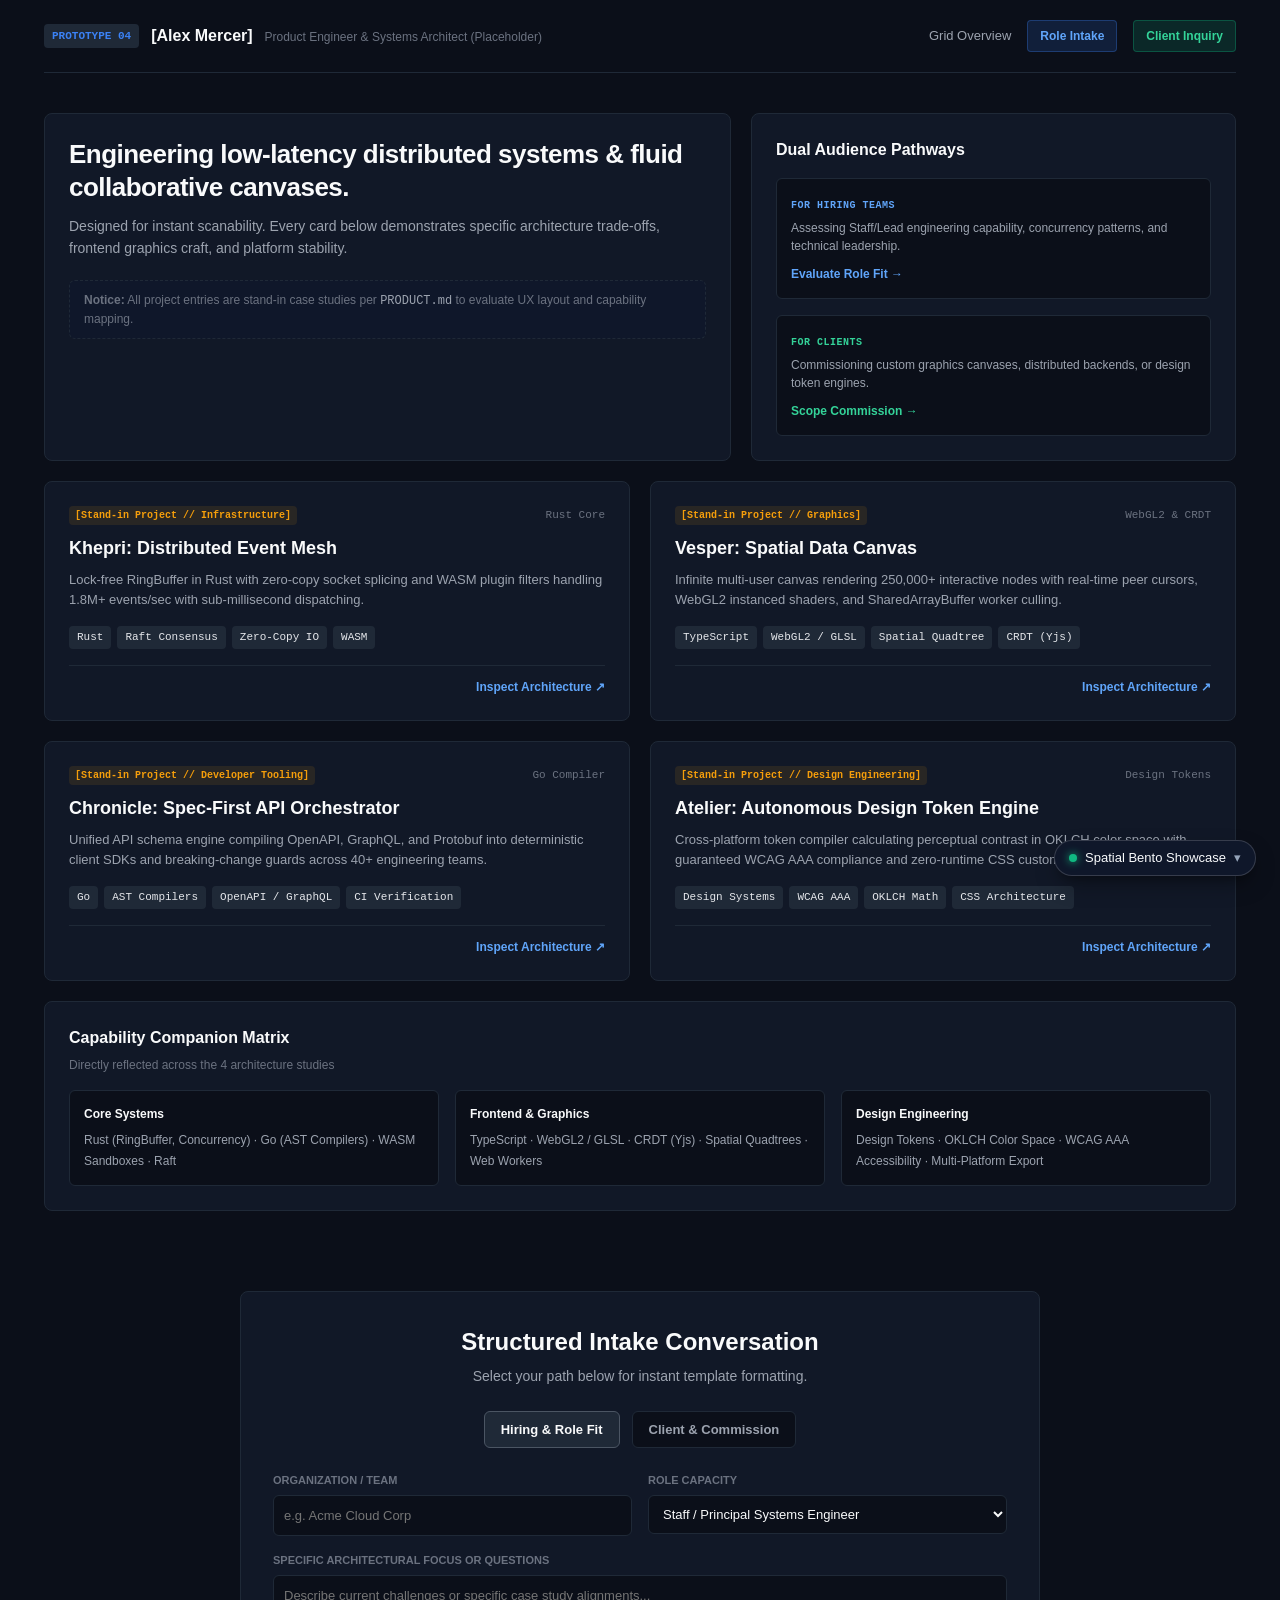
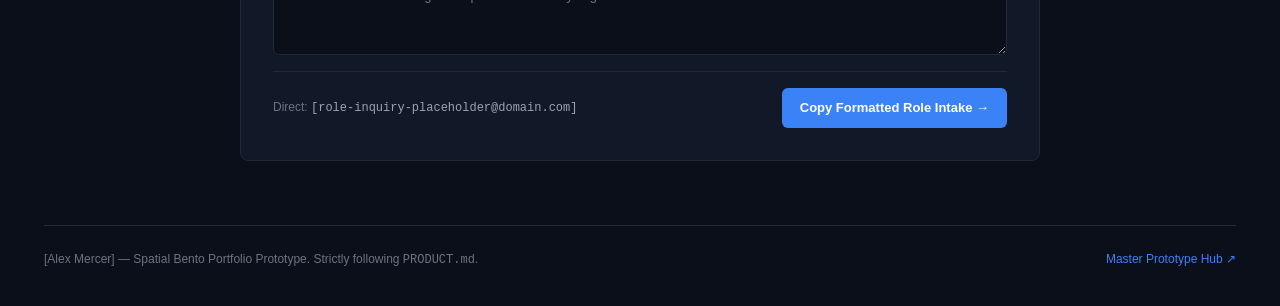
<file: prototypes/bento-spatial/index.html>
<!DOCTYPE html>
<html lang="en">
<head>
  <meta charset="UTF-8">
  <meta name="viewport" content="width=device-width, initial-scale=1.0">
  <script>document.documentElement.classList.add('js')</script>
  <title>[Alex Mercer] — Spatial Bento Showcase (Prototype 4)</title>
  <link rel="stylesheet" href="../../shared/base.css">
  <link rel="stylesheet" href="../../shared/switcher-badge.css">
  <link rel="stylesheet" href="style.css">
</head>
<body class="bento-body">
  <div class="bento-container">
    <!-- Top Bar -->
    <header class="bento-header">
      <div class="bento-brand">
        <span class="brand-badge">PROTOTYPE 04</span>
        <div class="brand-text">
          <span class="brand-name">[Alex Mercer]</span>
          <span class="brand-role">Product Engineer &amp; Systems Architect (Placeholder)</span>
        </div>
      </div>
      <div class="bento-nav">
        <a href="#bento-grid" class="bento-nav-link">Grid Overview</a>
        <a href="#bento-contact" class="bento-cta-role">Role Intake</a>
        <a href="#bento-contact" class="bento-cta-client">Client Inquiry</a>
      </div>
    </header>

    <!-- Main Spatial Bento Matrix -->
    <main class="bento-matrix" id="bento-grid">
      <!-- Bento Tile 1: Hero & Positioning -->
      <section class="bento-tile tile-hero">
        <h1 class="tile-headline">
          Engineering low-latency distributed systems &amp; fluid collaborative canvases.
        </h1>
        <p class="tile-subtext">
          Designed for instant scanability. Every card below demonstrates specific architecture trade-offs, frontend graphics craft, and platform stability.
        </p>
        <div class="tile-notice">
          <strong>Notice:</strong> All project entries are stand-in case studies per <code>PRODUCT.md</code> to evaluate UX layout and capability mapping.
        </div>
      </section>

      <!-- Bento Tile 2: Dual Action Hub -->
      <section class="bento-tile tile-dual-hub">
        <h2 class="tile-title">Dual Audience Pathways</h2>
        <div class="pathway-split">
          <div class="hub-pathway">
            <span class="pathway-tag tag-role">For Hiring Teams</span>
            <p>Assessing Staff/Lead engineering capability, concurrency patterns, and technical leadership.</p>
            <a href="#bento-contact" class="hub-link role" data-bento-mode="role">Evaluate Role Fit →</a>
          </div>
          <div class="hub-pathway">
            <span class="pathway-tag tag-client">For Clients</span>
            <p>Commissioning custom graphics canvases, distributed backends, or design token engines.</p>
            <a href="#bento-contact" class="hub-link client" data-bento-mode="client">Scope Commission →</a>
          </div>
        </div>
      </section>

      <!-- Bento Tile 3: Stand-in Project 1 (Khepri) -->
      <article class="bento-tile tile-project" id="bento-khepri">
        <div class="tile-meta">
          <span class="project-pill">[Stand-in Project // Infrastructure]</span>
          <span class="project-year">Rust Core</span>
        </div>
        <h3 class="project-title">Khepri: Distributed Event Mesh</h3>
        <p class="project-desc">
          Lock-free RingBuffer in Rust with zero-copy socket splicing and WASM plugin filters handling 1.8M+ events/sec with sub-millisecond dispatching.
        </p>
        <div class="tile-skills">
          <span class="pill">Rust</span>
          <span class="pill">Raft Consensus</span>
          <span class="pill">Zero-Copy IO</span>
          <span class="pill">WASM</span>
        </div>
        <div class="tile-action-row">
          <button class="btn-inspect" data-inspect="khepri">Inspect Architecture ↗</button>
        </div>
      </article>

      <!-- Bento Tile 4: Stand-in Project 2 (Vesper) -->
      <article class="bento-tile tile-project" id="bento-vesper">
        <div class="tile-meta">
          <span class="project-pill">[Stand-in Project // Graphics]</span>
          <span class="project-year">WebGL2 &amp; CRDT</span>
        </div>
        <h3 class="project-title">Vesper: Spatial Data Canvas</h3>
        <p class="project-desc">
          Infinite multi-user canvas rendering 250,000+ interactive nodes with real-time peer cursors, WebGL2 instanced shaders, and SharedArrayBuffer worker culling.
        </p>
        <div class="tile-skills">
          <span class="pill">TypeScript</span>
          <span class="pill">WebGL2 / GLSL</span>
          <span class="pill">Spatial Quadtree</span>
          <span class="pill">CRDT (Yjs)</span>
        </div>
        <div class="tile-action-row">
          <button class="btn-inspect" data-inspect="vesper">Inspect Architecture ↗</button>
        </div>
      </article>

      <!-- Bento Tile 5: Stand-in Project 3 (Chronicle) -->
      <article class="bento-tile tile-project" id="bento-chronicle">
        <div class="tile-meta">
          <span class="project-pill">[Stand-in Project // Developer Tooling]</span>
          <span class="project-year">Go Compiler</span>
        </div>
        <h3 class="project-title">Chronicle: Spec-First API Orchestrator</h3>
        <p class="project-desc">
          Unified API schema engine compiling OpenAPI, GraphQL, and Protobuf into deterministic client SDKs and breaking-change guards across 40+ engineering teams.
        </p>
        <div class="tile-skills">
          <span class="pill">Go</span>
          <span class="pill">AST Compilers</span>
          <span class="pill">OpenAPI / GraphQL</span>
          <span class="pill">CI Verification</span>
        </div>
        <div class="tile-action-row">
          <button class="btn-inspect" data-inspect="chronicle">Inspect Architecture ↗</button>
        </div>
      </article>

      <!-- Bento Tile 6: Stand-in Project 4 (Atelier) -->
      <article class="bento-tile tile-project" id="bento-atelier">
        <div class="tile-meta">
          <span class="project-pill">[Stand-in Project // Design Engineering]</span>
          <span class="project-year">Design Tokens</span>
        </div>
        <h3 class="project-title">Atelier: Autonomous Design Token Engine</h3>
        <p class="project-desc">
          Cross-platform token compiler calculating perceptual contrast in OKLCH color space with guaranteed WCAG AAA compliance and zero-runtime CSS custom properties.
        </p>
        <div class="tile-skills">
          <span class="pill">Design Systems</span>
          <span class="pill">WCAG AAA</span>
          <span class="pill">OKLCH Math</span>
          <span class="pill">CSS Architecture</span>
        </div>
        <div class="tile-action-row">
          <button class="btn-inspect" data-inspect="atelier">Inspect Architecture ↗</button>
        </div>
      </article>

      <!-- Bento Tile 7: Capability Companion Matrix -->
      <section class="bento-tile tile-skills-matrix">
        <h2 class="tile-title">Capability Companion Matrix</h2>
        <p class="matrix-sub">Directly reflected across the 4 architecture studies</p>
        <div class="matrix-groups">
          <div class="m-group">
            <span class="g-title">Core Systems</span>
            <span class="g-items">Rust (RingBuffer, Concurrency) · Go (AST Compilers) · WASM Sandboxes · Raft</span>
          </div>
          <div class="m-group">
            <span class="g-title">Frontend &amp; Graphics</span>
            <span class="g-items">TypeScript · WebGL2 / GLSL · CRDT (Yjs) · Spatial Quadtrees · Web Workers</span>
          </div>
          <div class="m-group">
            <span class="g-title">Design Engineering</span>
            <span class="g-items">Design Tokens · OKLCH Color Space · WCAG AAA Accessibility · Multi-Platform Export</span>
          </div>
        </div>
      </section>
    </main>

    <!-- Bento Contact / Intake Section -->
    <section class="bento-contact-section" id="bento-contact">
      <div class="contact-card">
        <div class="contact-header">
          <h2 class="contact-headline">Structured Intake Conversation</h2>
          <p class="contact-sub">Select your path below for instant template formatting.</p>
        </div>

        <div class="intake-tabs">
          <button class="i-tab active" id="tabBentoRole">Hiring &amp; Role Fit</button>
          <button class="i-tab" id="tabBentoClient">Client &amp; Commission</button>
        </div>

        <!-- Role Form -->
        <div class="bento-form-wrapper" id="bentoRoleForm">
          <div class="bento-form-grid">
            <div class="form-row">
              <label>Organization / Team</label>
              <input type="text" id="bentoRoleOrg" placeholder="e.g. Acme Cloud Corp">
            </div>
            <div class="form-row">
              <label>Role Capacity</label>
              <select id="bentoRoleType">
                <option>Staff / Principal Systems Engineer</option>
                <option>Lead Frontend &amp; WebGL Engineer</option>
                <option>Founding Engineer / VP Engineering</option>
                <option>Fractional Technical Advisory</option>
              </select>
            </div>
          </div>
          <div class="form-row full">
            <label>Specific Architectural Focus or Questions</label>
            <textarea id="bentoRoleContext" rows="3" placeholder="Describe current challenges or specific case study alignments..."></textarea>
          </div>
          <div class="bento-form-action">
            <span class="direct-email">Direct: <code>[role-inquiry-placeholder@domain.com]</code></span>
            <button class="btn-bento-submit" id="btnSubmitBentoRole">Copy Formatted Role Intake →</button>
          </div>
          <div class="copy-alert" id="bentoRoleAlert">✓ Role intake draft copied to clipboard. Ready to paste!</div>
        </div>

        <!-- Client Form -->
        <div class="bento-form-wrapper" id="bentoClientForm" style="display: none;">
          <div class="bento-form-grid">
            <div class="form-row">
              <label>Client Organization</label>
              <input type="text" id="bentoClientOrg" placeholder="e.g. Studio Vertex">
            </div>
            <div class="form-row">
              <label>Engagement Focus</label>
              <select id="bentoClientType">
                <option>0-to-1 Web Application &amp; Canvas Build</option>
                <option>High-Throughput Distributed Microservices</option>
                <option>Enterprise Design System &amp; Tokens</option>
                <option>Architecture &amp; Performance Audit</option>
              </select>
            </div>
          </div>
          <div class="form-row full">
            <label>Scope Deliverables &amp; Timeline</label>
            <textarea id="bentoClientContext" rows="3" placeholder="Outline technical goals, target dates, or constraints..."></textarea>
          </div>
          <div class="bento-form-action">
            <span class="direct-email">Direct: <code>[client-inquiry-placeholder@domain.com]</code></span>
            <button class="btn-bento-submit client" id="btnSubmitBentoClient">Copy Project Scoping Brief →</button>
          </div>
          <div class="copy-alert" id="bentoClientAlert">✓ Scoping brief copied to clipboard. Ready to paste!</div>
        </div>
      </div>
    </section>

    <!-- Bento Modal Inspector -->
    <div class="bento-modal" id="bentoInspectorModal" aria-hidden="true">
      <div class="bento-modal-backdrop" id="bentoModalBackdrop"></div>
      <div class="bento-modal-content">
        <div class="bento-modal-header">
          <span class="bento-modal-tag" id="modalTag">STAND-IN ARCHITECTURE SPEC</span>
          <button class="bento-modal-close" id="btnBentoModalClose">✕</button>
        </div>
        <div class="bento-modal-body">
          <h3 class="bento-modal-title" id="modalTitle">Project Title</h3>
          <p class="bento-modal-desc" id="modalDesc">Detailed description...</p>
          <div class="bento-modal-tradeoffs">
            <h4>Key Architectural Trade-Offs &amp; Skills</h4>
            <p id="modalTradeoffs">Trade-off specifics...</p>
          </div>
          <div class="bento-modal-metrics">
            <h4>Telemetry Readings (Stand-in)</h4>
            <div class="modal-metric-chips" id="modalMetrics"></div>
          </div>
        </div>
      </div>
    </div>

    <!-- Footer -->
    <footer class="bento-footer">
      <div class="footer-copy">
        [Alex Mercer] — Spatial Bento Portfolio Prototype. Strictly following <code>PRODUCT.md</code>.
      </div>
      <div class="footer-links">
        <a href="../../index.html">Master Prototype Hub ↗</a>
      </div>
    </footer>
  </div>

  <script src="app.js"></script>
  <script src="../../shared/switcher-badge.js"></script>
</body>
</html>
</file>
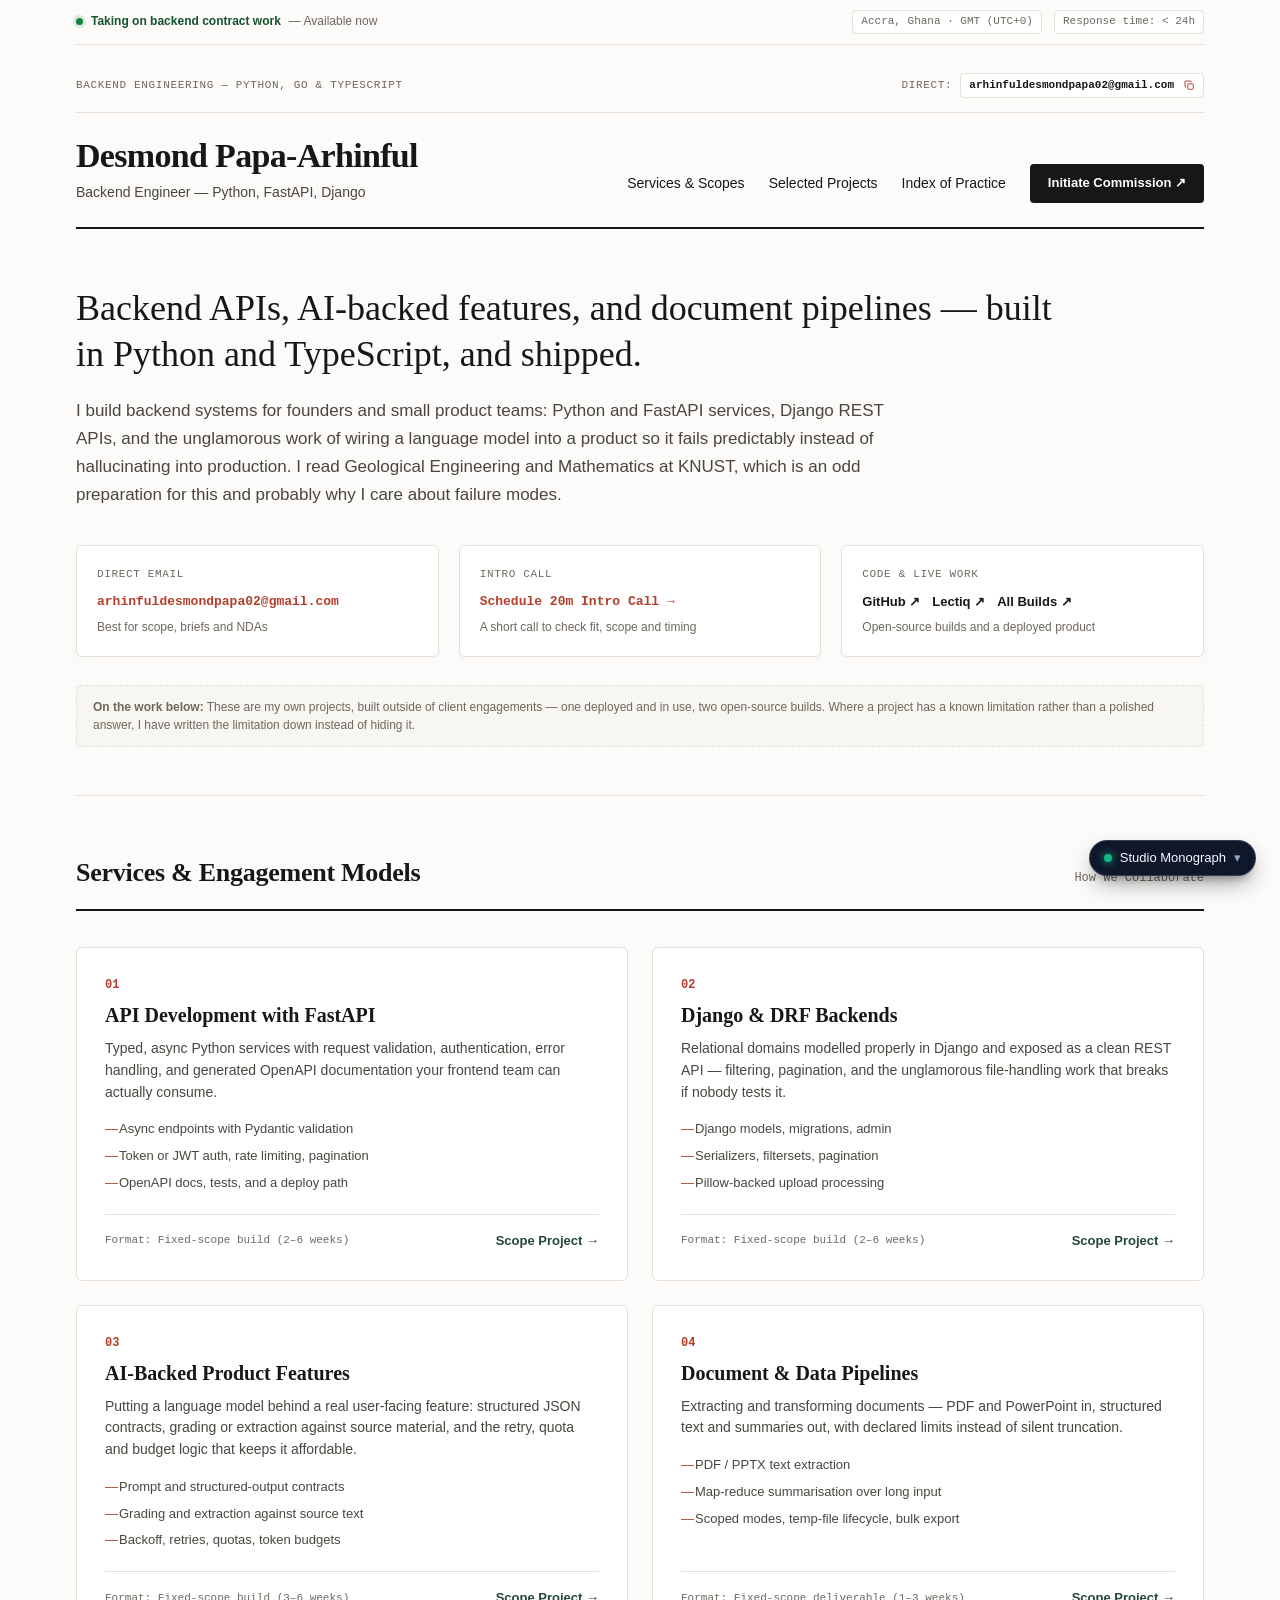
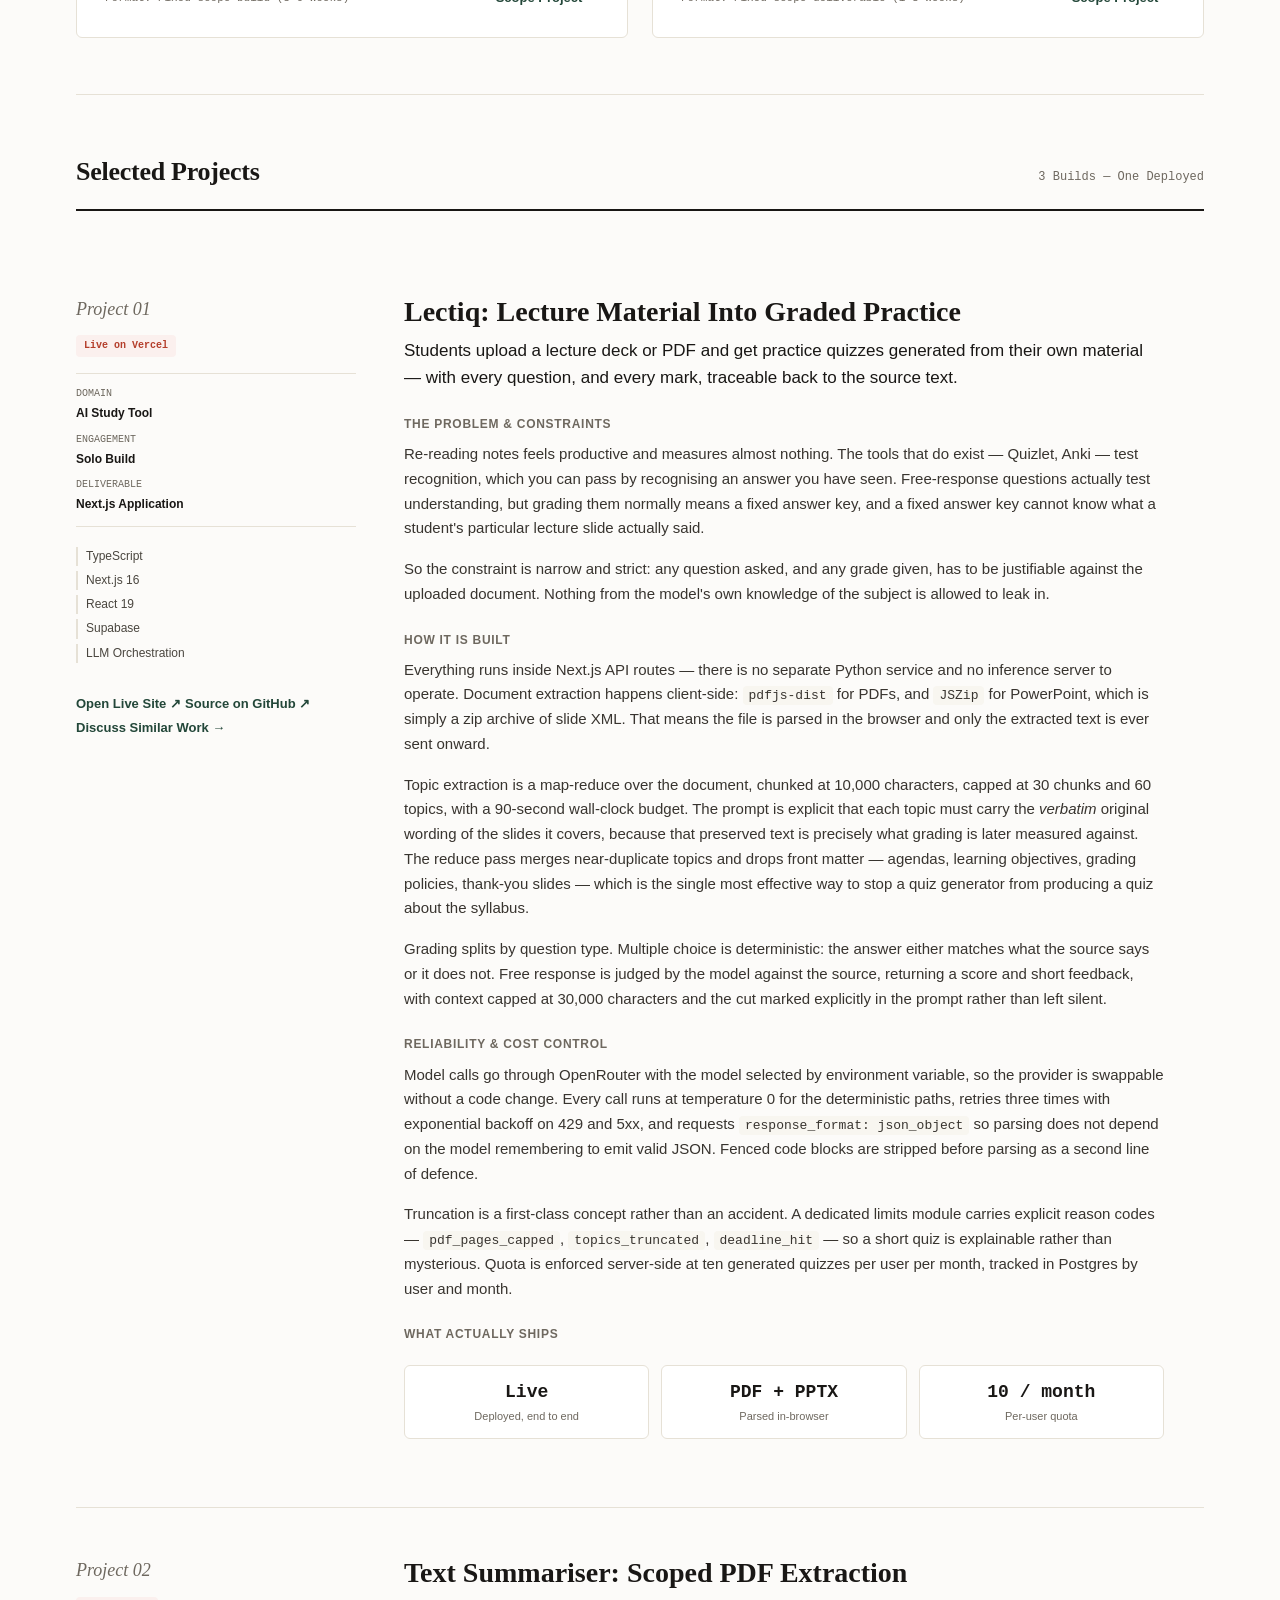
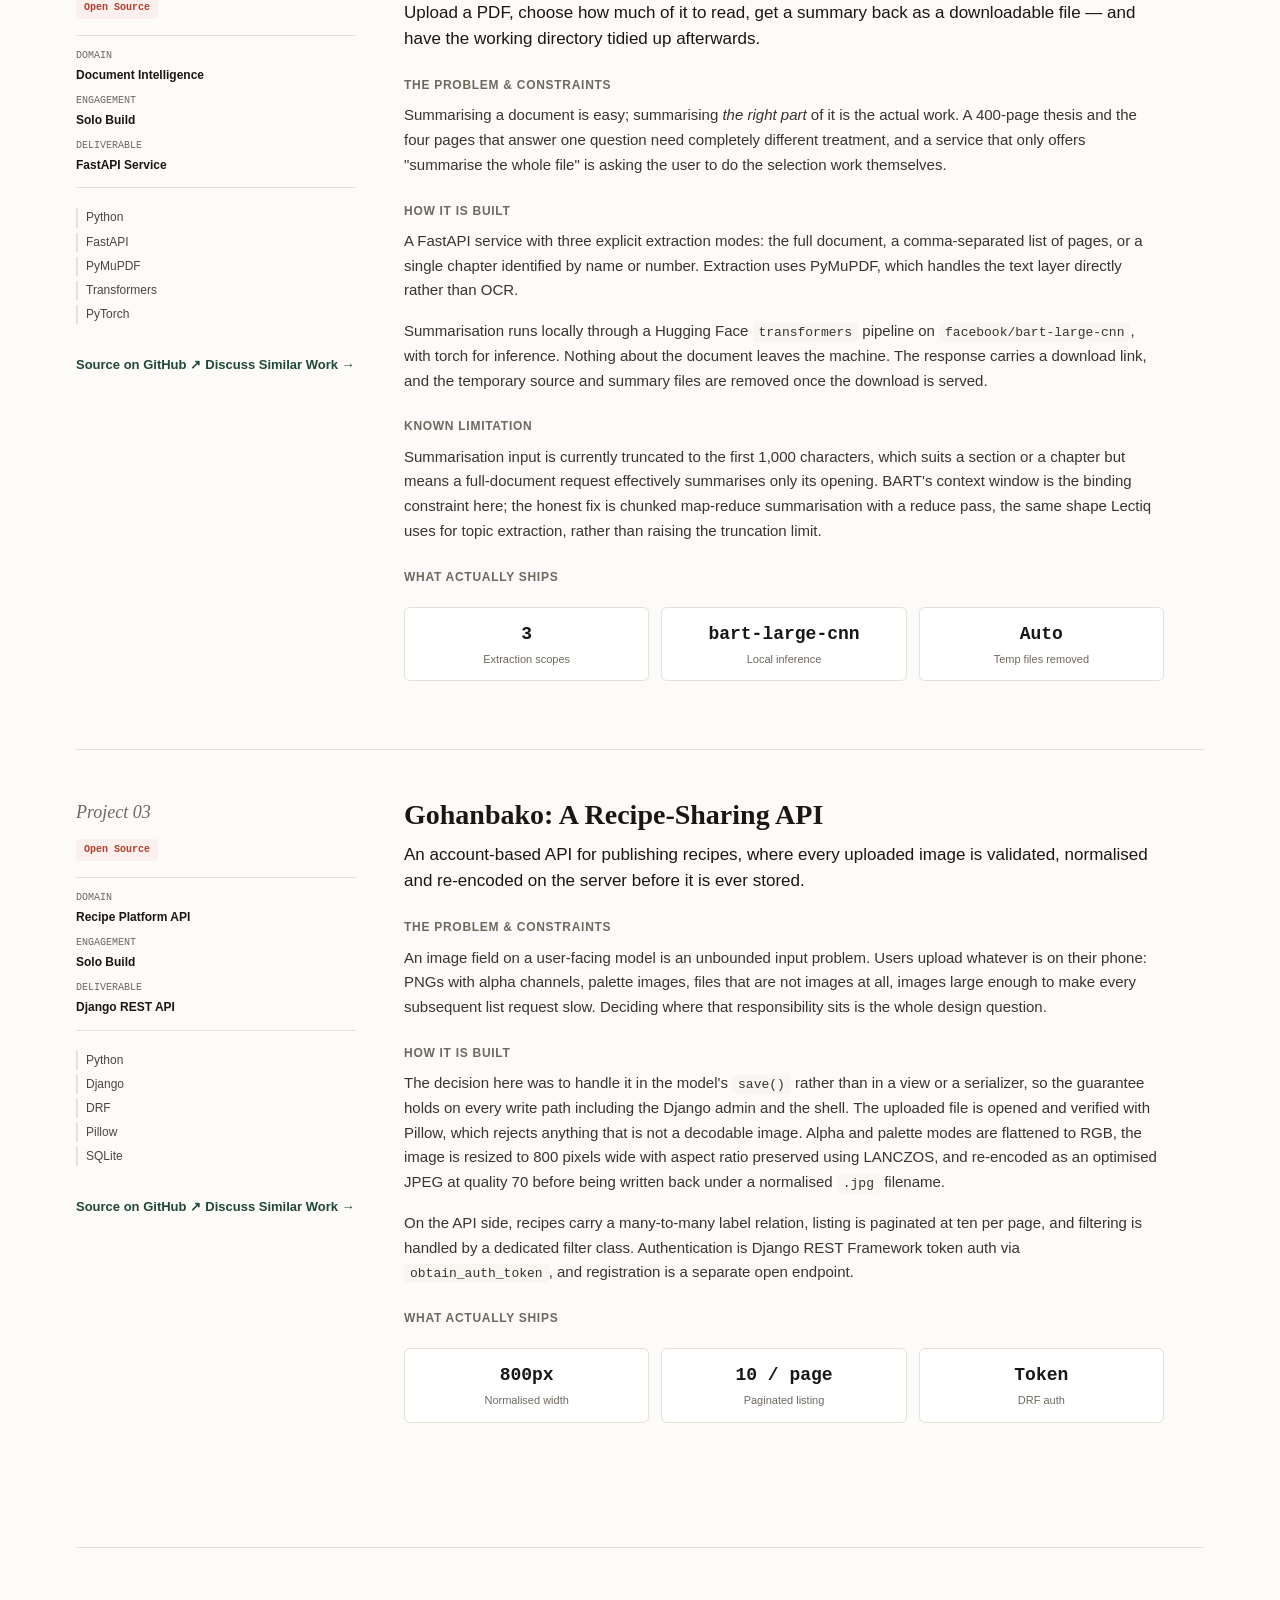
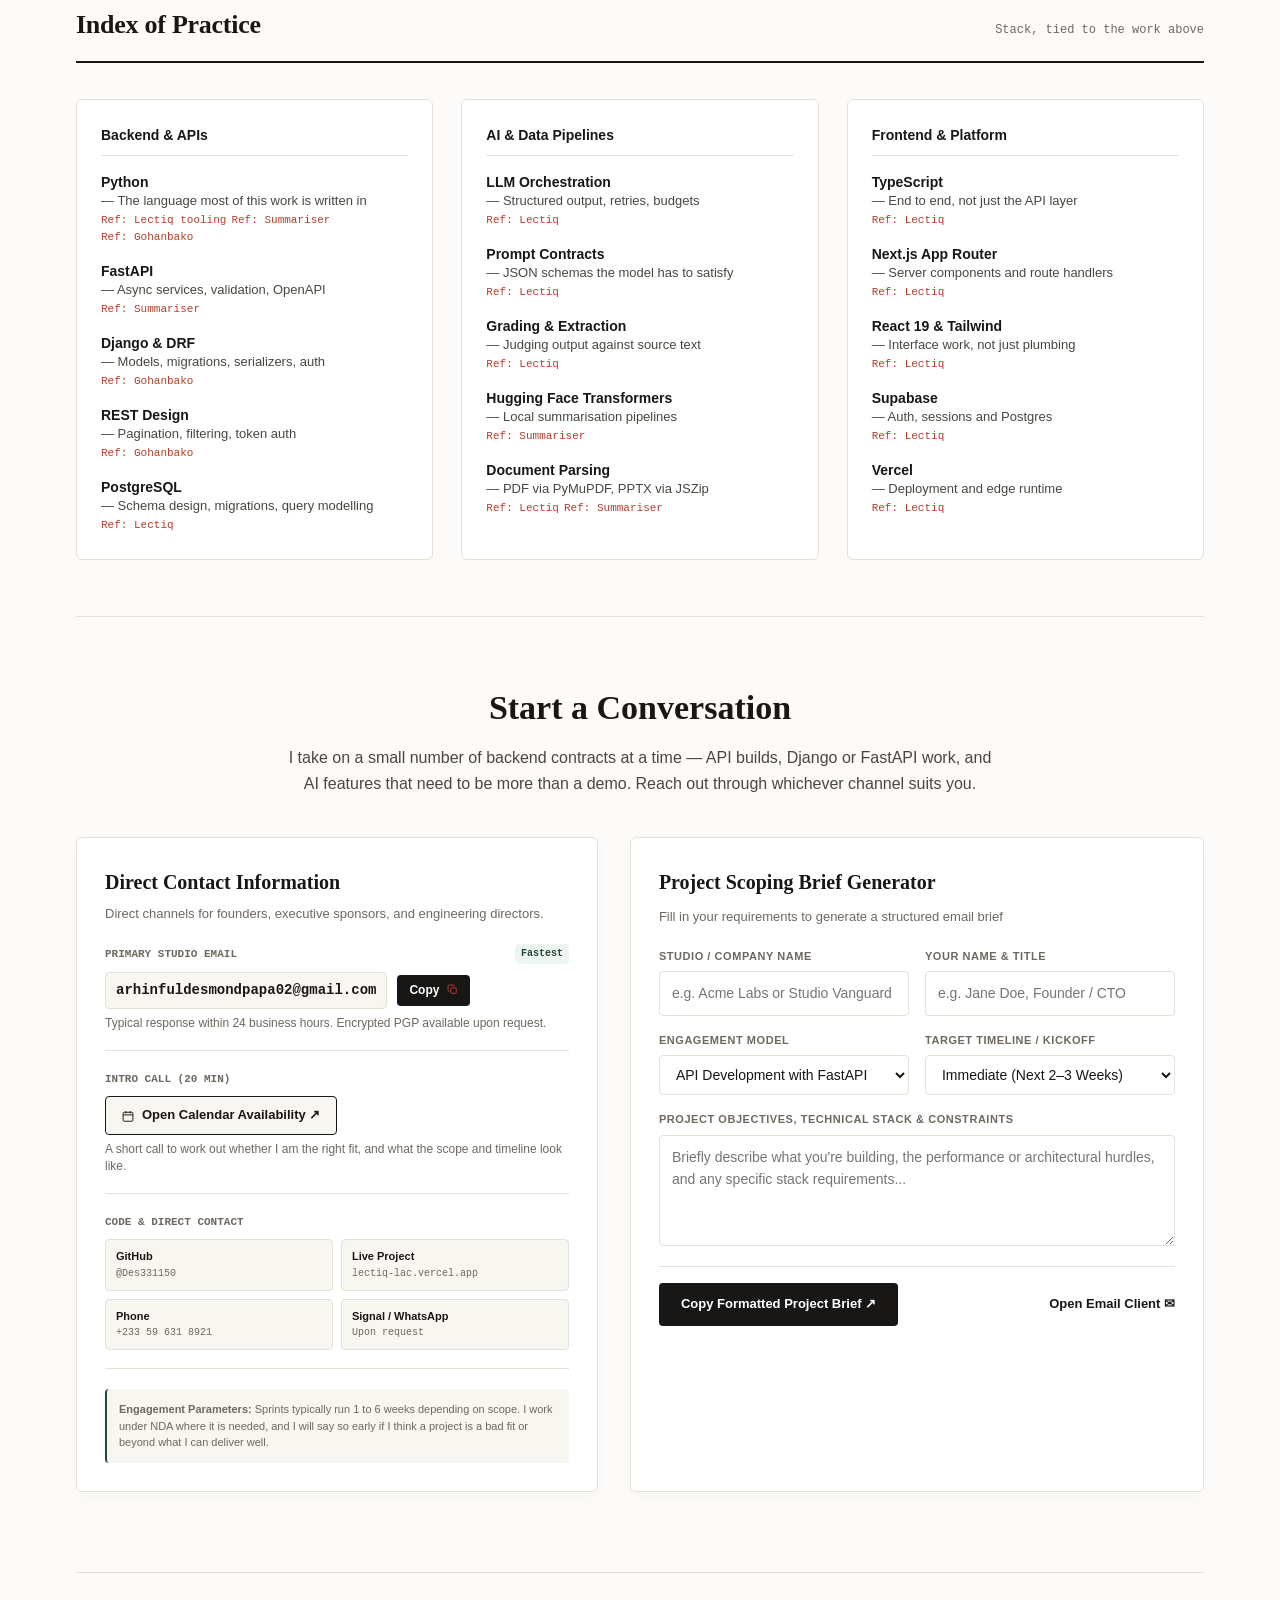
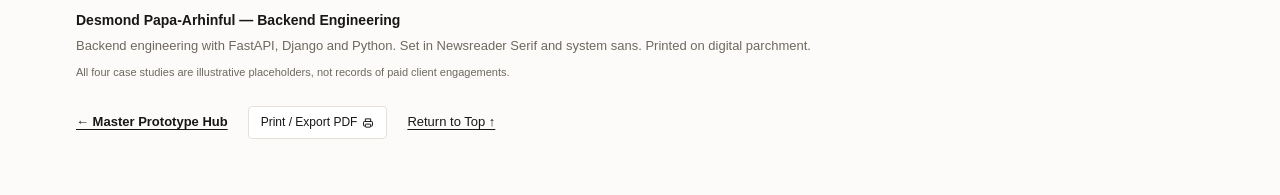
<file: prototypes/editorial-monograph/index.html>
<!DOCTYPE html>
<html lang="en">
<head>
  <meta charset="UTF-8">
  <meta name="viewport" content="width=device-width, initial-scale=1.0">
  <script>document.documentElement.classList.add('js')</script>
  <title>Desmond Papa-Arhinful — Backend Engineer (Python · FastAPI · Django)</title>
  <link rel="stylesheet" href="../../shared/base.css">
  <link rel="stylesheet" href="../../shared/switcher-badge.css">
  <link rel="stylesheet" href="style.css">
</head>
<body>
  <div class="monograph-wrapper">
    <!-- Top Telemetry & Availability Strip -->
    <aside class="availability-strip">
      <div class="availability-left">
        <span class="status-pulse-dot"></span>
        <span class="availability-status">Taking on backend contract work</span>
        <span class="availability-window">— Available now</span>
      </div>
      <div class="availability-right">
        <span class="tz-pill">Accra, Ghana · GMT (UTC+0)</span>
        <span class="sla-pill">Response time: &lt; 24h</span>
      </div>
    </aside>

    <!-- Top Monograph Header / Masthead -->
    <header class="monograph-masthead">
      <div class="masthead-top">
        <div class="folio-edition">Backend Engineering — Python, Go &amp; TypeScript</div>
        <div class="folio-direct-contact">
          <span class="direct-email-label">Direct:</span>
          <button class="btn-quick-copy" id="btnQuickCopyEmail" title="Click to copy email address">
            <code>arhinfuldesmondpapa02@gmail.com</code>
            <span class="copy-icon" aria-hidden="true"><svg viewBox="0 0 16 16" width="11" height="11" fill="none" stroke="currentColor" stroke-width="1.4"><rect x="5.5" y="5.5" width="8" height="8" rx="1.5"/><path d="M10.5 3.5v-1a1 1 0 0 0-1-1h-7a1 1 0 0 0-1 1v7a1 1 0 0 0 1 1h1"/></svg></span>
          </button>
        </div>
      </div>

      <div class="masthead-main">
        <div class="author-block">
          <h1 class="author-name">Desmond Papa-Arhinful</h1>
          <p class="author-title">Backend Engineer — Python, FastAPI, Django</p>
        </div>
        <nav class="monograph-nav" aria-label="Main Navigation">
          <a href="#services" class="nav-item">Services &amp; Scopes</a>
          <a href="#selected-works" class="nav-item">Selected Projects</a>
          <a href="#index-of-practice" class="nav-item">Index of Practice</a>
          <a href="#contact" class="nav-cta">Initiate Commission ↗</a>
        </nav>
      </div>

      <!-- Mobile navigation. <details> keeps this working with JavaScript disabled. -->
      <details class="monograph-nav-mobile">
        <summary class="nav-summary">
          <span class="nav-summary-label">Contents</span>
          <span class="nav-summary-mark" aria-hidden="true"></span>
        </summary>
        <nav class="mobile-nav-list" aria-label="Main Navigation (mobile)">
          <a href="#services" class="nav-item">Services &amp; Scopes</a>
          <a href="#selected-works" class="nav-item">Selected Projects</a>
          <a href="#index-of-practice" class="nav-item">Index of Practice</a>
          <a href="#contact" class="nav-cta">Initiate Commission ↗</a>
        </nav>
      </details>
    </header>

    <!-- Editorial Intro & Mission -->
    <main>
    <section class="monograph-curation">
      <div class="curation-statement">
        <h2 class="statement-headline">
          Backend APIs, AI-backed features, and document pipelines — built in Python and TypeScript, and shipped.
        </h2>
        <p class="statement-text">
          I build backend systems for founders and small product teams: Python and FastAPI services, Django REST APIs, and the unglamorous work of wiring a language model into a product so it fails predictably instead of hallucinating into production. I read Geological Engineering and Mathematics at KNUST, which is an odd preparation for this and probably why I care about failure modes.
        </p>
      </div>

      <!-- Quick Contact Access Bar (Inspiration: Paco Coursey, Rauno, Emil) -->
      <div class="quick-access-deck">
        <div class="access-tile">
          <span class="tile-label">Direct Email</span>
          <a href="mailto:arhinfuldesmondpapa02@gmail.com" class="tile-link">arhinfuldesmondpapa02@gmail.com</a>
          <span class="tile-hint">Best for scope, briefs and NDAs</span>
        </div>
        <div class="access-tile">
          <span class="tile-label">Intro Call</span>
          <a href="#contact" class="tile-link" id="btnScrollBooking">Schedule 20m Intro Call →</a>
          <span class="tile-hint">A short call to check fit, scope and timing</span>
        </div>
        <div class="access-tile">
          <span class="tile-label">Code &amp; Live Work</span>
          <div class="external-links-row">
            <a href="https://github.com/Des331150" target="_blank" rel="noopener" class="ext-link">GitHub ↗</a>
            <a href="https://lectiq-lac.vercel.app/" target="_blank" rel="noopener" class="ext-link">Lectiq ↗</a>
            <a href="https://github.com/Des331150?tab=repositories" target="_blank" rel="noopener" class="ext-link">All Builds ↗</a>
          </div>
          <span class="tile-hint">Open-source builds and a deployed product</span>
        </div>
      </div>

      <div class="standin-curation-notice">
        <strong>On the work below:</strong> These are my own projects, built outside of client engagements — one deployed and in use, two open-source builds. Where a project has a known limitation rather than a polished answer, I have written the limitation down instead of hiding it.
      </div>
    </section>

    <!-- Freelance Services & Engagement Models (Inspiration: Emil Kowalski & Sam Goddard) -->
    <section id="services" class="services-section">
      <div class="section-title-bar">
        <h2 class="section-title">Services &amp; Engagement Models</h2>
        <span class="section-meta">How We Collaborate</span>
      </div>

      <div class="services-grid">
        <div class="service-card">
          <div class="service-number">01</div>
          <h3 class="service-name">API Development with FastAPI</h3>
          <p class="service-desc">
            Typed, async Python services with request validation, authentication, error handling, and generated OpenAPI documentation your frontend team can actually consume.
          </p>
          <ul class="service-deliverables">
            <li>Async endpoints with Pydantic validation</li>
            <li>Token or JWT auth, rate limiting, pagination</li>
            <li>OpenAPI docs, tests, and a deploy path</li>
          </ul>
          <div class="service-meta">
            <span class="service-format">Format: Fixed-scope build (2–6 weeks)</span>
            <a href="#contact" class="service-action" data-service-type="API Development with FastAPI">Scope Project →</a>
          </div>
        </div>
        <div class="service-card">
          <div class="service-number">02</div>
          <h3 class="service-name">Django &amp; DRF Backends</h3>
          <p class="service-desc">
            Relational domains modelled properly in Django and exposed as a clean REST API — filtering, pagination, and the unglamorous file-handling work that breaks if nobody tests it.
          </p>
          <ul class="service-deliverables">
            <li>Django models, migrations, admin</li>
            <li>Serializers, filtersets, pagination</li>
            <li>Pillow-backed upload processing</li>
          </ul>
          <div class="service-meta">
            <span class="service-format">Format: Fixed-scope build (2–6 weeks)</span>
            <a href="#contact" class="service-action" data-service-type="Django &amp; DRF Backends">Scope Project →</a>
          </div>
        </div>
        <div class="service-card">
          <div class="service-number">03</div>
          <h3 class="service-name">AI-Backed Product Features</h3>
          <p class="service-desc">
            Putting a language model behind a real user-facing feature: structured JSON contracts, grading or extraction against source material, and the retry, quota and budget logic that keeps it affordable.
          </p>
          <ul class="service-deliverables">
            <li>Prompt and structured-output contracts</li>
            <li>Grading and extraction against source text</li>
            <li>Backoff, retries, quotas, token budgets</li>
          </ul>
          <div class="service-meta">
            <span class="service-format">Format: Fixed-scope build (3–6 weeks)</span>
            <a href="#contact" class="service-action" data-service-type="AI-Backed Product Features">Scope Project →</a>
          </div>
        </div>
        <div class="service-card">
          <div class="service-number">04</div>
          <h3 class="service-name">Document &amp; Data Pipelines</h3>
          <p class="service-desc">
            Extracting and transforming documents — PDF and PowerPoint in, structured text and summaries out, with declared limits instead of silent truncation.
          </p>
          <ul class="service-deliverables">
            <li>PDF / PPTX text extraction</li>
            <li>Map-reduce summarisation over long input</li>
            <li>Scoped modes, temp-file lifecycle, bulk export</li>
          </ul>
          <div class="service-meta">
            <span class="service-format">Format: Fixed-scope deliverable (1–3 weeks)</span>
            <a href="#contact" class="service-action" data-service-type="Document &amp; Data Pipelines">Scope Project →</a>
          </div>
        </div>
      </div>
    </section>

    <!-- Selected Projects -->
    <section id="selected-works" class="works-collection" aria-label="Selected projects">
      <div class="section-title-bar">
        <h2 class="section-title">Selected Projects</h2>
        <span class="section-meta">3 Builds — One Deployed</span>
      </div>

      <article class="work-spread" id="spread-01">
        <div class="spread-aside">
          <div class="aside-eyebrow">Project 01</div>
          <span class="spread-tag">Live on Vercel</span>
          <div class="aside-meta-list">
            <div class="aside-meta-item">
              <span class="m-label">Domain</span>
              <span class="m-val">AI Study Tool</span>
            </div>
            <div class="aside-meta-item">
              <span class="m-label">Engagement</span>
              <span class="m-val">Solo Build</span>
            </div>
            <div class="aside-meta-item">
              <span class="m-label">Deliverable</span>
              <span class="m-val">Next.js Application</span>
            </div>
          </div>

          <div class="spread-skills-group">
            <span class="skill-pill">TypeScript</span>
            <span class="skill-pill">Next.js 16</span>
            <span class="skill-pill">React 19</span>
            <span class="skill-pill">Supabase</span>
            <span class="skill-pill">LLM Orchestration</span>
          </div>

          <div class="spread-actions">
            <a href="https://lectiq-lac.vercel.app/" class="spread-cta" target="_blank" rel="noopener">Open Live Site ↗</a>
            <a href="https://github.com/Des331150/lectiq" class="spread-cta" target="_blank" rel="noopener">Source on GitHub ↗</a>
            <a href="#contact" class="spread-cta" data-inquire="an AI-backed study or assessment tool">Discuss Similar Work →</a>
          </div>
        </div>

        <div class="spread-body">
          <h3 class="spread-title">Lectiq: Lecture Material Into Graded Practice</h3>
          <p class="spread-lead">
            Students upload a lecture deck or PDF and get practice quizzes generated from their own material — with every question, and every mark, traceable back to the source text.
          </p>

          <div class="spread-prose">
            <h4>The Problem &amp; Constraints</h4>
            <p>
              Re-reading notes feels productive and measures almost nothing. The tools that do exist — Quizlet, Anki — test recognition, which you can pass by recognising an answer you have seen. Free-response questions actually test understanding, but grading them normally means a fixed answer key, and a fixed answer key cannot know what a student's particular lecture slide actually said.
            </p>
            <p>
              So the constraint is narrow and strict: any question asked, and any grade given, has to be justifiable against the uploaded document. Nothing from the model's own knowledge of the subject is allowed to leak in.
            </p>

            <h4>How It Is Built</h4>
            <p>
              Everything runs inside Next.js API routes — there is no separate Python service and no inference server to operate. Document extraction happens client-side: <code>pdfjs-dist</code> for PDFs, and <code>JSZip</code> for PowerPoint, which is simply a zip archive of slide XML. That means the file is parsed in the browser and only the extracted text is ever sent onward.
            </p>
            <p>
              Topic extraction is a map-reduce over the document, chunked at 10,000 characters, capped at 30 chunks and 60 topics, with a 90-second wall-clock budget. The prompt is explicit that each topic must carry the <em>verbatim</em> original wording of the slides it covers, because that preserved text is precisely what grading is later measured against. The reduce pass merges near-duplicate topics and drops front matter — agendas, learning objectives, grading policies, thank-you slides — which is the single most effective way to stop a quiz generator from producing a quiz about the syllabus.
            </p>
            <p>
              Grading splits by question type. Multiple choice is deterministic: the answer either matches what the source says or it does not. Free response is judged by the model against the source, returning a score and short feedback, with context capped at 30,000 characters and the cut marked explicitly in the prompt rather than left silent.
            </p>

            <h4>Reliability &amp; Cost Control</h4>
            <p>
              Model calls go through OpenRouter with the model selected by environment variable, so the provider is swappable without a code change. Every call runs at temperature 0 for the deterministic paths, retries three times with exponential backoff on 429 and 5xx, and requests <code>response_format: json_object</code> so parsing does not depend on the model remembering to emit valid JSON. Fenced code blocks are stripped before parsing as a second line of defence.
            </p>
            <p>
              Truncation is a first-class concept rather than an accident. A dedicated limits module carries explicit reason codes — <code>pdf_pages_capped</code>, <code>topics_truncated</code>, <code>deadline_hit</code> — so a short quiz is explainable rather than mysterious. Quota is enforced server-side at ten generated quizzes per user per month, tracked in Postgres by user and month.
            </p>

            <h4>What Actually Ships</h4>
            <div class="telemetry-chip-row">
              <div class="telemetry-chip">
                <span class="chip-val">Live</span>
                <span class="chip-lbl">Deployed, end to end</span>
              </div>
              <div class="telemetry-chip">
                <span class="chip-val">PDF + PPTX</span>
                <span class="chip-lbl">Parsed in-browser</span>
              </div>
              <div class="telemetry-chip">
                <span class="chip-val">10 / month</span>
                <span class="chip-lbl">Per-user quota</span>
              </div>
            </div>
          </div>
        </div>
      </article>

      <article class="work-spread" id="spread-02">
        <div class="spread-aside">
          <div class="aside-eyebrow">Project 02</div>
          <span class="spread-tag">Open Source</span>
          <div class="aside-meta-list">
            <div class="aside-meta-item">
              <span class="m-label">Domain</span>
              <span class="m-val">Document Intelligence</span>
            </div>
            <div class="aside-meta-item">
              <span class="m-label">Engagement</span>
              <span class="m-val">Solo Build</span>
            </div>
            <div class="aside-meta-item">
              <span class="m-label">Deliverable</span>
              <span class="m-val">FastAPI Service</span>
            </div>
          </div>

          <div class="spread-skills-group">
            <span class="skill-pill">Python</span>
            <span class="skill-pill">FastAPI</span>
            <span class="skill-pill">PyMuPDF</span>
            <span class="skill-pill">Transformers</span>
            <span class="skill-pill">PyTorch</span>
          </div>

          <div class="spread-actions">
            <a href="https://github.com/Des331150/text-summariser" class="spread-cta" target="_blank" rel="noopener">Source on GitHub ↗</a>
            <a href="#contact" class="spread-cta" data-inquire="a document summarisation or extraction service">Discuss Similar Work →</a>
          </div>
        </div>

        <div class="spread-body">
          <h3 class="spread-title">Text Summariser: Scoped PDF Extraction</h3>
          <p class="spread-lead">
            Upload a PDF, choose how much of it to read, get a summary back as a downloadable file — and have the working directory tidied up afterwards.
          </p>

          <div class="spread-prose">
            <h4>The Problem &amp; Constraints</h4>
            <p>
              Summarising a document is easy; summarising <em>the right part</em> of it is the actual work. A 400-page thesis and the four pages that answer one question need completely different treatment, and a service that only offers "summarise the whole file" is asking the user to do the selection work themselves.
            </p>

            <h4>How It Is Built</h4>
            <p>
              A FastAPI service with three explicit extraction modes: the full document, a comma-separated list of pages, or a single chapter identified by name or number. Extraction uses PyMuPDF, which handles the text layer directly rather than OCR.
            </p>
            <p>
              Summarisation runs locally through a Hugging Face <code>transformers</code> pipeline on <code>facebook/bart-large-cnn</code>, with torch for inference. Nothing about the document leaves the machine. The response carries a download link, and the temporary source and summary files are removed once the download is served.
            </p>

            <h4>Known Limitation</h4>
            <p>
              Summarisation input is currently truncated to the first 1,000 characters, which suits a section or a chapter but means a full-document request effectively summarises only its opening. BART's context window is the binding constraint here; the honest fix is chunked map-reduce summarisation with a reduce pass, the same shape Lectiq uses for topic extraction, rather than raising the truncation limit.
            </p>

            <h4>What Actually Ships</h4>
            <div class="telemetry-chip-row">
              <div class="telemetry-chip">
                <span class="chip-val">3</span>
                <span class="chip-lbl">Extraction scopes</span>
              </div>
              <div class="telemetry-chip">
                <span class="chip-val">bart-large-cnn</span>
                <span class="chip-lbl">Local inference</span>
              </div>
              <div class="telemetry-chip">
                <span class="chip-val">Auto</span>
                <span class="chip-lbl">Temp files removed</span>
              </div>
            </div>
          </div>
        </div>
      </article>

      <article class="work-spread" id="spread-03">
        <div class="spread-aside">
          <div class="aside-eyebrow">Project 03</div>
          <span class="spread-tag">Open Source</span>
          <div class="aside-meta-list">
            <div class="aside-meta-item">
              <span class="m-label">Domain</span>
              <span class="m-val">Recipe Platform API</span>
            </div>
            <div class="aside-meta-item">
              <span class="m-label">Engagement</span>
              <span class="m-val">Solo Build</span>
            </div>
            <div class="aside-meta-item">
              <span class="m-label">Deliverable</span>
              <span class="m-val">Django REST API</span>
            </div>
          </div>

          <div class="spread-skills-group">
            <span class="skill-pill">Python</span>
            <span class="skill-pill">Django</span>
            <span class="skill-pill">DRF</span>
            <span class="skill-pill">Pillow</span>
            <span class="skill-pill">SQLite</span>
          </div>

          <div class="spread-actions">
            <a href="https://github.com/Des331150/gohanbako" class="spread-cta" target="_blank" rel="noopener">Source on GitHub ↗</a>
            <a href="#contact" class="spread-cta" data-inquire="a Django or DRF API with file uploads">Discuss Similar Work →</a>
          </div>
        </div>

        <div class="spread-body">
          <h3 class="spread-title">Gohanbako: A Recipe-Sharing API</h3>
          <p class="spread-lead">
            An account-based API for publishing recipes, where every uploaded image is validated, normalised and re-encoded on the server before it is ever stored.
          </p>

          <div class="spread-prose">
            <h4>The Problem &amp; Constraints</h4>
            <p>
              An image field on a user-facing model is an unbounded input problem. Users upload whatever is on their phone: PNGs with alpha channels, palette images, files that are not images at all, images large enough to make every subsequent list request slow. Deciding where that responsibility sits is the whole design question.
            </p>

            <h4>How It Is Built</h4>
            <p>
              The decision here was to handle it in the model's <code>save()</code> rather than in a view or a serializer, so the guarantee holds on every write path including the Django admin and the shell. The uploaded file is opened and verified with Pillow, which rejects anything that is not a decodable image. Alpha and palette modes are flattened to RGB, the image is resized to 800 pixels wide with aspect ratio preserved using LANCZOS, and re-encoded as an optimised JPEG at quality 70 before being written back under a normalised <code>.jpg</code> filename.
            </p>
            <p>
              On the API side, recipes carry a many-to-many label relation, listing is paginated at ten per page, and filtering is handled by a dedicated filter class. Authentication is Django REST Framework token auth via <code>obtain_auth_token</code>, and registration is a separate open endpoint.
            </p>

            <h4>What Actually Ships</h4>
            <div class="telemetry-chip-row">
              <div class="telemetry-chip">
                <span class="chip-val">800px</span>
                <span class="chip-lbl">Normalised width</span>
              </div>
              <div class="telemetry-chip">
                <span class="chip-val">10 / page</span>
                <span class="chip-lbl">Paginated listing</span>
              </div>
              <div class="telemetry-chip">
                <span class="chip-val">Token</span>
                <span class="chip-lbl">DRF auth</span>
              </div>
            </div>
          </div>
        </div>
      </article>
    </section>

    <!-- Index of Practice (Technical Capabilities tied to the work) -->
    <section id="index-of-practice" class="practice-index-section">
      <div class="section-title-bar">
        <h2 class="section-title">Index of Practice</h2>
        <span class="section-meta">Stack, tied to the work above</span>
      </div>

      <div class="practice-grid">
        <div class="practice-col">
          <h3 class="domain-title">Backend &amp; APIs</h3>
          <ul class="practice-list">
            <li>
              <strong>Python</strong> — The language most of this work is written in
              <span class="ref-group"><a class="ref-link" href="#spread-01">Ref: Lectiq tooling</a><a class="ref-link" href="#spread-02">Ref: Summariser</a><a class="ref-link" href="#spread-03">Ref: Gohanbako</a></span>
            </li>
            <li>
              <strong>FastAPI</strong> — Async services, validation, OpenAPI
              <a class="ref-link" href="#spread-02">Ref: Summariser</a>
            </li>
            <li>
              <strong>Django &amp; DRF</strong> — Models, migrations, serializers, auth
              <a class="ref-link" href="#spread-03">Ref: Gohanbako</a>
            </li>
            <li>
              <strong>REST Design</strong> — Pagination, filtering, token auth
              <a class="ref-link" href="#spread-03">Ref: Gohanbako</a>
            </li>
            <li>
              <strong>PostgreSQL</strong> — Schema design, migrations, query modelling
              <a class="ref-link" href="#spread-01">Ref: Lectiq</a>
            </li>
          </ul>
        </div>
        <div class="practice-col">
          <h3 class="domain-title">AI &amp; Data Pipelines</h3>
          <ul class="practice-list">
            <li>
              <strong>LLM Orchestration</strong> — Structured output, retries, budgets
              <a class="ref-link" href="#spread-01">Ref: Lectiq</a>
            </li>
            <li>
              <strong>Prompt Contracts</strong> — JSON schemas the model has to satisfy
              <a class="ref-link" href="#spread-01">Ref: Lectiq</a>
            </li>
            <li>
              <strong>Grading &amp; Extraction</strong> — Judging output against source text
              <a class="ref-link" href="#spread-01">Ref: Lectiq</a>
            </li>
            <li>
              <strong>Hugging Face Transformers</strong> — Local summarisation pipelines
              <a class="ref-link" href="#spread-02">Ref: Summariser</a>
            </li>
            <li>
              <strong>Document Parsing</strong> — PDF via PyMuPDF, PPTX via JSZip
              <span class="ref-group"><a class="ref-link" href="#spread-01">Ref: Lectiq</a><a class="ref-link" href="#spread-02">Ref: Summariser</a></span>
            </li>
          </ul>
        </div>
        <div class="practice-col">
          <h3 class="domain-title">Frontend &amp; Platform</h3>
          <ul class="practice-list">
            <li>
              <strong>TypeScript</strong> — End to end, not just the API layer
              <a class="ref-link" href="#spread-01">Ref: Lectiq</a>
            </li>
            <li>
              <strong>Next.js App Router</strong> — Server components and route handlers
              <a class="ref-link" href="#spread-01">Ref: Lectiq</a>
            </li>
            <li>
              <strong>React 19 &amp; Tailwind</strong> — Interface work, not just plumbing
              <a class="ref-link" href="#spread-01">Ref: Lectiq</a>
            </li>
            <li>
              <strong>Supabase</strong> — Auth, sessions and Postgres
              <a class="ref-link" href="#spread-01">Ref: Lectiq</a>
            </li>
            <li>
              <strong>Vercel</strong> — Deployment and edge runtime
              <a class="ref-link" href="#spread-01">Ref: Lectiq</a>
            </li>
          </ul>
        </div>
      </div>
    </section>

    <!-- Comprehensive Contact & Commission Intake Section -->
    <section id="contact" class="engagement-section">
      <div class="engagement-intro">
        <h2 class="engagement-title">Start a Conversation</h2>
        <p class="engagement-lead">
          I take on a small number of backend contracts at a time — API builds, Django or FastAPI work, and AI features that need to be more than a demo. Reach out through whichever channel suits you.
        </p>
      </div>

      <!-- Multi-Channel Contact Hub Grid -->
      <div class="contact-hub-grid">
        <!-- Direct Channel Card -->
        <div class="direct-contact-card">
          <h3 class="channel-card-title">Direct Contact Information</h3>
          <p class="channel-card-desc">
            Direct channels for founders, executive sponsors, and engineering directors.
          </p>

          <div class="contact-methods-list">
            <div class="contact-item">
              <div class="ci-header">
                <span class="ci-label">Primary Studio Email</span>
                <span class="ci-badge">Fastest</span>
              </div>
              <div class="ci-value-row">
                <code class="ci-address" id="mainEmailText">arhinfuldesmondpapa02@gmail.com</code>
                <button class="btn-copy-address" id="btnCopyMainEmail" aria-label="Copy email address">Copy <span class="copy-icon" aria-hidden="true"><svg viewBox="0 0 16 16" width="11" height="11" fill="none" stroke="currentColor" stroke-width="1.4"><rect x="5.5" y="5.5" width="8" height="8" rx="1.5"/><path d="M10.5 3.5v-1a1 1 0 0 0-1-1h-7a1 1 0 0 0-1 1v7a1 1 0 0 0 1 1h1"/></svg></span></button>
              </div>
              <span class="ci-sub">Typical response within 24 business hours. Encrypted PGP available upon request.</span>
            </div>

            <div class="contact-item">
              <div class="ci-header">
                <span class="ci-label">Intro Call (20 Min)</span>
              </div>
              <div class="ci-value-row">
                <a href="#discovery-call-placeholder" class="calendar-booking-btn" id="btnBookingLink">
                  <svg class="inline-icon" viewBox="0 0 16 16" width="12" height="12" fill="none" stroke="currentColor" stroke-width="1.3" aria-hidden="true"><rect x="1.5" y="3" width="13" height="12" rx="1.5"/><path d="M1.5 6.5h13M5 1.5v3M11 1.5v3"/></svg>
                  Open Calendar Availability ↗
                </a>
              </div>
              <span class="ci-sub">A short call to work out whether I am the right fit, and what the scope and timeline look like.</span>
            </div>

            <div class="contact-item">
              <div class="ci-header">
                <span class="ci-label">Code &amp; Direct Contact</span>
              </div>
              <div class="channel-links-grid">
                <a href="https://github.com/Des331150" target="_blank" rel="noopener" class="channel-chip">
                  <span class="chip-name">GitHub</span>
                  <span class="chip-handle">@Des331150</span>
                </a>
                <a href="https://lectiq-lac.vercel.app/" target="_blank" rel="noopener" class="channel-chip">
                  <span class="chip-name">Live Project</span>
                  <span class="chip-handle">lectiq-lac.vercel.app</span>
                </a>
                <a href="tel:+233596318921" class="channel-chip">
                  <span class="chip-name">Phone</span>
                  <span class="chip-handle">+233 59 631 8921</span>
                </a>
                <a href="#direct-chat-placeholder" class="channel-chip" id="btnDirectChat">
                  <span class="chip-name">Signal / WhatsApp</span>
                  <span class="chip-handle">Upon request</span>
                </a>
              </div>
            </div>

            <div class="studio-terms-note">
              <strong>Engagement Parameters:</strong> Sprints typically run 1 to 6 weeks depending on scope. I work under NDA where it is needed, and I will say so early if I think a project is a bad fit or beyond what I can deliver well.
            </div>
          </div>
        </div>

        <!-- Interactive Scoping Brief Generator -->
        <div class="scoping-generator-card">
          <div class="generator-header">
            <h3 class="channel-card-title">Project Scoping Brief Generator</h3>
            <span class="gen-subtitle">Fill in your requirements to generate a structured email brief</span>
          </div>

          <form id="scopingBriefForm" class="scoping-form">
            <div class="form-row-duo">
              <div class="field-wrap">
                <label for="clientCompany">Studio / Company Name</label>
                <input type="text" id="clientCompany" placeholder="e.g. Acme Labs or Studio Vanguard" required>
              </div>
              <div class="field-wrap">
                <label for="clientContactName">Your Name &amp; Title</label>
                <input type="text" id="clientContactName" placeholder="e.g. Jane Doe, Founder / CTO" required>
              </div>
            </div>

            <div class="form-row-duo">
              <div class="field-wrap">
                <label for="projectScopeType">Engagement Model</label>
                <select id="projectScopeType">
                  <option value="API Development with FastAPI">API Development with FastAPI</option>
                  <option value="Django &amp; DRF Backends">Django &amp; DRF Backends</option>
                  <option value="AI-Backed Product Features">AI-Backed Product Features</option>
                  <option value="Document &amp; Data Pipelines">Document &amp; Data Pipelines</option>
                </select>
              </div>
              <div class="field-wrap">
                <label for="projectTimeline">Target Timeline / Kickoff</label>
                <select id="projectTimeline">
                  <option value="Immediate (Next 2-3 Weeks)">Immediate (Next 2–3 Weeks)</option>
                  <option value="Within Q4 2026">Within Q4 2026</option>
                  <option value="Early 2027">Early 2027</option>
                  <option value="Flexible / Scoping Phase">Flexible / Scoping Phase</option>
                </select>
              </div>
            </div>

            <div class="field-wrap full">
              <label for="projectDetails">Project Objectives, Technical Stack &amp; Constraints</label>
              <textarea id="projectDetails" rows="4" placeholder="Briefly describe what you're building, the performance or architectural hurdles, and any specific stack requirements..."></textarea>
            </div>

            <div class="scoping-actions">
              <button type="submit" class="btn-generate-brief" id="btnGenerateBrief">
                Copy Formatted Project Brief ↗
              </button>
              <a href="mailto:arhinfuldesmondpapa02@gmail.com?subject=Freelance%20Project%20Inquiry" class="btn-email-direct" id="btnEmailDirect">
                Open Email Client ✉
              </a>
            </div>

            <div class="feedback-alert" id="scopingAlert" role="status" aria-live="polite">
              ✓ Structured project brief copied to clipboard. Ready to paste directly into your email or communication tool.
            </div>
          </form>
        </div>
      </div>
    </section>
    </main>

    <!-- Editorial Colophon -->
    <footer class="monograph-colophon">
      <div class="colophon-left">
        <strong>Desmond Papa-Arhinful — Backend Engineering</strong>
        <p>Backend engineering with FastAPI, Django and Python. Set in Newsreader Serif and system sans. Printed on digital parchment.</p>
        <p class="colophon-disclaimer">All four case studies are illustrative placeholders, not records of paid client engagements.</p>
      </div>
      <div class="colophon-right">
        <a href="../../index.html" class="colophon-hub-link">← Master Prototype Hub</a>
        <button class="btn-print-portfolio" id="btnPrintPortfolio">Print / Export PDF <svg class="inline-icon" viewBox="0 0 16 16" width="12" height="12" fill="none" stroke="currentColor" stroke-width="1.3" aria-hidden="true"><path d="M4.5 6V2.5h7V6M4.5 12H3a1 1 0 0 1-1-1V7a1 1 0 0 1 1-1h10a1 1 0 0 1 1 1v4a1 1 0 0 1-1 1h-1.5"/><rect x="4.5" y="9.5" width="7" height="4" rx="0.5"/></svg></button>
        <a href="#selected-works">Return to Top ↑</a>
      </div>
    </footer>
  </div>

  <script src="app.js"></script>
  <script src="../../shared/switcher-badge.js"></script>
</body>
</html>
</file>
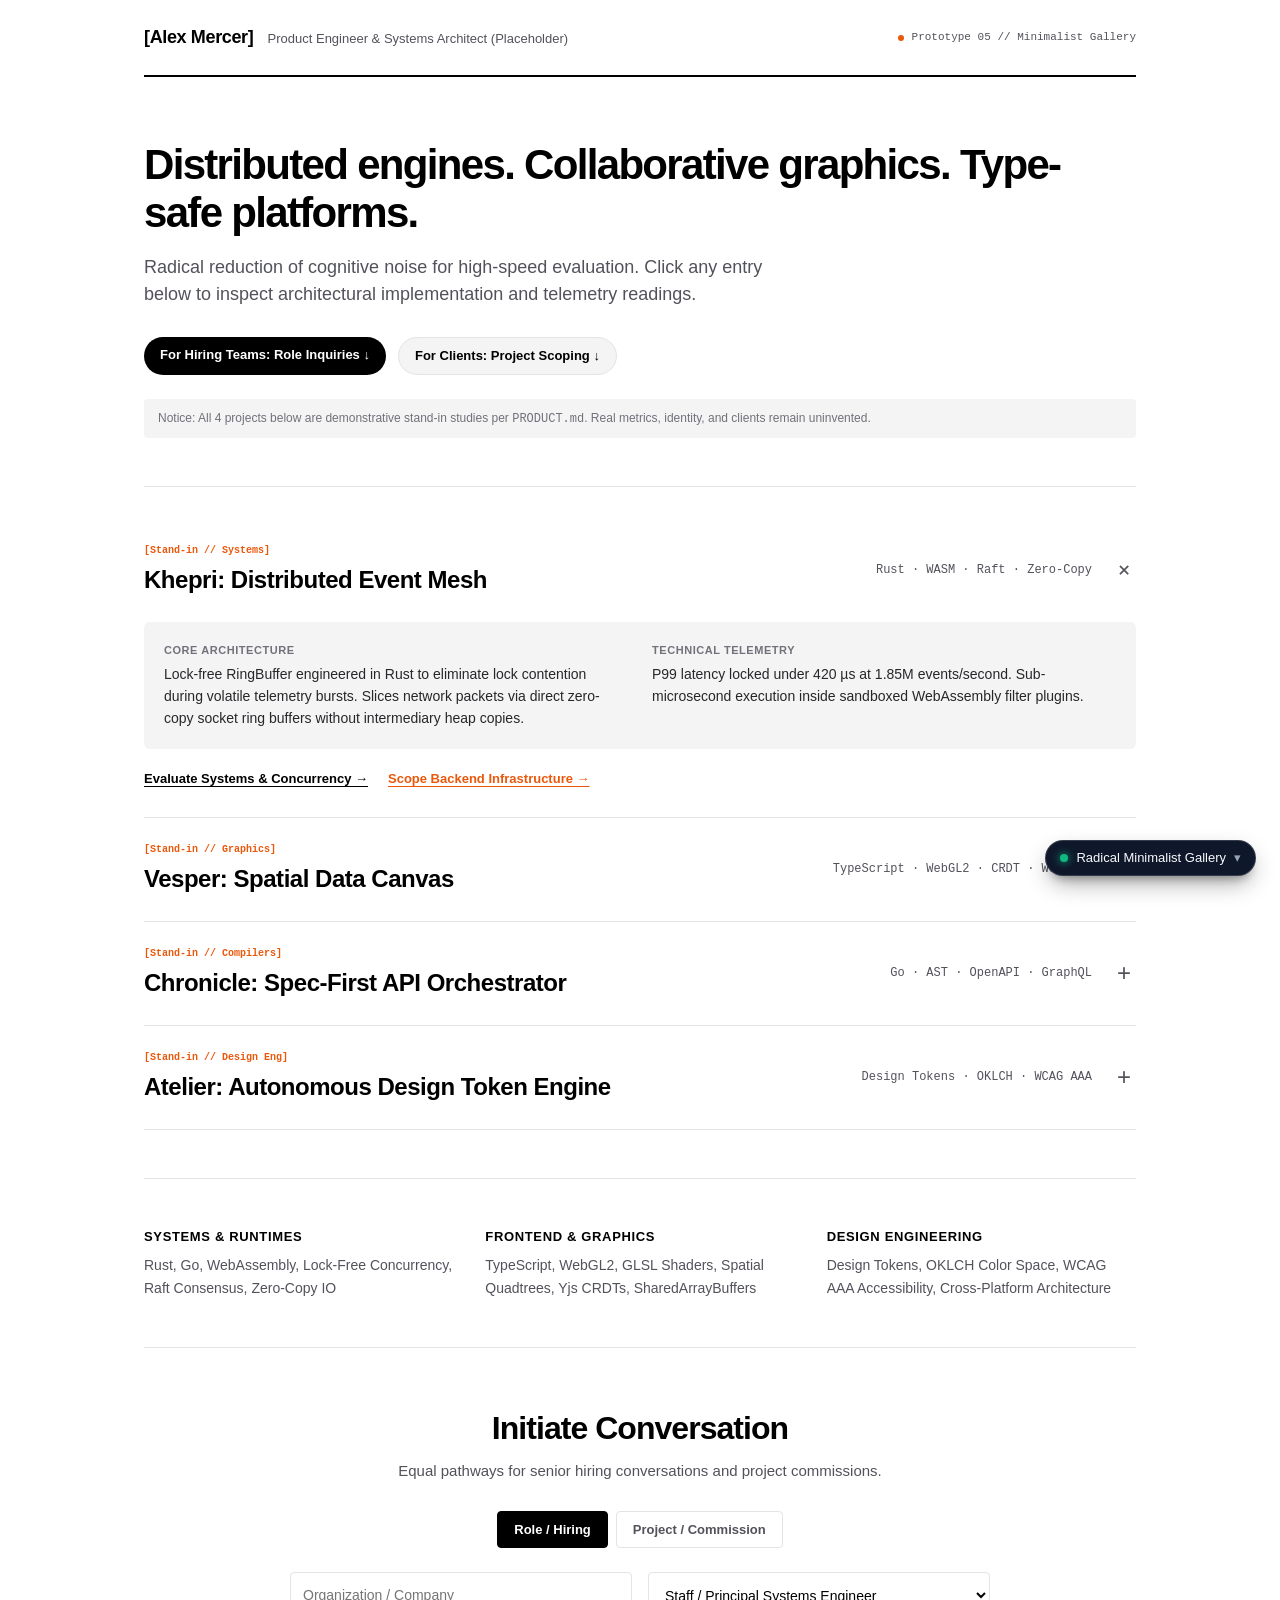
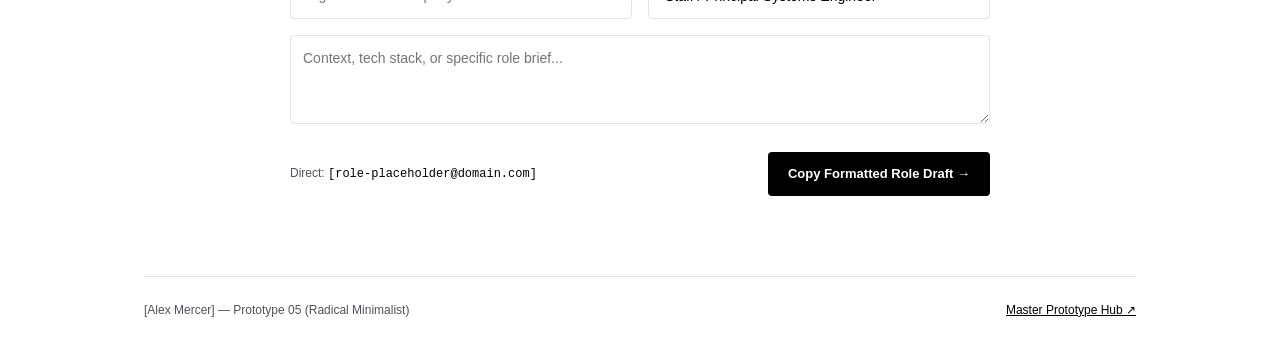
<file: prototypes/kinetic-minimal/index.html>
<!DOCTYPE html>
<html lang="en">
<head>
  <meta charset="UTF-8">
  <meta name="viewport" content="width=device-width, initial-scale=1.0">
  <script>document.documentElement.classList.add('js')</script>
  <title>[Alex Mercer] — Minimal Gallery (Prototype 5: Radical Minimalist)</title>
  <link rel="stylesheet" href="../../shared/base.css">
  <link rel="stylesheet" href="../../shared/switcher-badge.css">
  <link rel="stylesheet" href="style.css">
</head>
<body class="minimal-body">
  <div class="minimal-frame">
    <!-- Header -->
    <header class="min-header">
      <div class="min-identity">
        <span class="min-name">[Alex Mercer]</span>
        <span class="min-practice">Product Engineer &amp; Systems Architect (Placeholder)</span>
      </div>
      <div class="min-status">
        <span class="min-dot"></span>
        <span>Prototype 05 // Minimalist Gallery</span>
      </div>
    </header>

    <!-- Thesis / Intro -->
    <section class="min-intro">
      <h1 class="min-statement">
        Distributed engines. Collaborative graphics. Type-safe platforms.
      </h1>
      <p class="min-lead">
        Radical reduction of cognitive noise for high-speed evaluation. Click any entry below to inspect architectural implementation and telemetry readings.
      </p>

      <div class="min-pathway-pills">
        <a href="#intake" class="min-pill role" data-min-tab="role">For Hiring Teams: Role Inquiries ↓</a>
        <a href="#intake" class="min-pill client" data-min-tab="client">For Clients: Project Scoping ↓</a>
      </div>

      <div class="min-standin-alert">
        Notice: All 4 projects below are demonstrative stand-in studies per <code>PRODUCT.md</code>. Real metrics, identity, and clients remain uninvented.
      </div>
    </section>

    <!-- Expandable Project Roster -->
    <main class="min-project-roster">
      <!-- Project 1 -->
      <div class="min-drawer" id="drawer-khepri">
        <button class="drawer-header" aria-expanded="false">
          <div class="drawer-left">
            <span class="drawer-tag">[Stand-in // Systems]</span>
            <span class="drawer-title">Khepri: Distributed Event Mesh</span>
          </div>
          <div class="drawer-right">
            <span class="drawer-skills">Rust · WASM · Raft · Zero-Copy</span>
            <span class="drawer-chevron">+</span>
          </div>
        </button>
        <div class="drawer-body">
          <div class="drawer-content-grid">
            <div class="content-block">
              <span class="content-title">Core Architecture</span>
              <p>Lock-free RingBuffer engineered in Rust to eliminate lock contention during volatile telemetry bursts. Slices network packets via direct zero-copy socket ring buffers without intermediary heap copies.</p>
            </div>
            <div class="content-block">
              <span class="content-title">Technical Telemetry</span>
              <p>P99 latency locked under 420 µs at 1.85M events/second. Sub-microsecond execution inside sandboxed WebAssembly filter plugins.</p>
            </div>
          </div>
          <div class="drawer-action-bar">
            <a href="#intake" class="drawer-btn" data-min-tab="role">Evaluate Systems &amp; Concurrency →</a>
            <a href="#intake" class="drawer-btn client" data-min-tab="client">Scope Backend Infrastructure →</a>
          </div>
        </div>
      </div>

      <!-- Project 2 -->
      <div class="min-drawer" id="drawer-vesper">
        <button class="drawer-header" aria-expanded="false">
          <div class="drawer-left">
            <span class="drawer-tag">[Stand-in // Graphics]</span>
            <span class="drawer-title">Vesper: Spatial Data Canvas</span>
          </div>
          <div class="drawer-right">
            <span class="drawer-skills">TypeScript · WebGL2 · CRDT · Workers</span>
            <span class="drawer-chevron">+</span>
          </div>
        </button>
        <div class="drawer-body">
          <div class="drawer-content-grid">
            <div class="content-block">
              <span class="content-title">Core Architecture</span>
              <p>Hardware-accelerated infinite viewport rendering 250,000+ interactive nodes. Leverages instanced GLSL shaders on the GPU and off-thread quadtrees running in Web Workers over SharedArrayBuffers.</p>
            </div>
            <div class="content-block">
              <span class="content-title">Technical Telemetry</span>
              <p>Deterministic 60.0 FPS rendering performance with multi-user cursor sync latency of 22 ms via Yjs fractional index conflict resolution.</p>
            </div>
          </div>
          <div class="drawer-action-bar">
            <a href="#intake" class="drawer-btn" data-min-tab="role">Review WebGL Graphics Craft →</a>
            <a href="#intake" class="drawer-btn client" data-min-tab="client">Commission Canvas Tooling →</a>
          </div>
        </div>
      </div>

      <!-- Project 3 -->
      <div class="min-drawer" id="drawer-chronicle">
        <button class="drawer-header" aria-expanded="false">
          <div class="drawer-left">
            <span class="drawer-tag">[Stand-in // Compilers]</span>
            <span class="drawer-title">Chronicle: Spec-First API Orchestrator</span>
          </div>
          <div class="drawer-right">
            <span class="drawer-skills">Go · AST · OpenAPI · GraphQL</span>
            <span class="drawer-chevron">+</span>
          </div>
        </button>
        <div class="drawer-body">
          <div class="drawer-content-grid">
            <div class="content-block">
              <span class="content-title">Core Architecture</span>
              <p>Abstract Syntax Tree compiler written in Go that ingests polyglot API schemas (OpenAPI, GraphQL, Protobuf) and compiles them into a unified intermediate representation.</p>
            </div>
            <div class="content-block">
              <span class="content-title">Technical Telemetry</span>
              <p>Generates type-safe SDKs for TypeScript and Swift in 1.8 seconds. Enforces zero schema drift regressions across 40+ independent engineering teams.</p>
            </div>
          </div>
          <div class="drawer-action-bar">
            <a href="#intake" class="drawer-btn" data-min-tab="role">Review Go Platform Tooling →</a>
            <a href="#intake" class="drawer-btn client" data-min-tab="client">Audit API Strategy →</a>
          </div>
        </div>
      </div>

      <!-- Project 4 -->
      <div class="min-drawer" id="drawer-atelier">
        <button class="drawer-header" aria-expanded="false">
          <div class="drawer-left">
            <span class="drawer-tag">[Stand-in // Design Eng]</span>
            <span class="drawer-title">Atelier: Autonomous Design Token Engine</span>
          </div>
          <div class="drawer-right">
            <span class="drawer-skills">Design Tokens · OKLCH · WCAG AAA</span>
            <span class="drawer-chevron">+</span>
          </div>
        </button>
        <div class="drawer-body">
          <div class="drawer-content-grid">
            <div class="content-block">
              <span class="content-title">Core Architecture</span>
              <p>Cross-platform token compiler executing perceptual contrast algorithms in OKLCH space. Pre-computes guaranteed accessible themes for Web, iOS, and Android without client calculation overhead.</p>
            </div>
            <div class="content-block">
              <span class="content-title">Technical Telemetry</span>
              <p>100% automated WCAG AAA compliance guarantee with zero runtime bundle impact (0 kB) and seamless multi-brand token exports.</p>
            </div>
          </div>
          <div class="drawer-action-bar">
            <a href="#intake" class="drawer-btn" data-min-tab="role">Assess Design Systems Rigor →</a>
            <a href="#intake" class="drawer-btn client" data-min-tab="client">Commission Token Library →</a>
          </div>
        </div>
      </div>
    </main>

    <!-- Skills Summary Strip -->
    <section class="min-skills-strip">
      <div class="skills-col">
        <span class="col-title">Systems &amp; Runtimes</span>
        <p>Rust, Go, WebAssembly, Lock-Free Concurrency, Raft Consensus, Zero-Copy IO</p>
      </div>
      <div class="skills-col">
        <span class="col-title">Frontend &amp; Graphics</span>
        <p>TypeScript, WebGL2, GLSL Shaders, Spatial Quadtrees, Yjs CRDTs, SharedArrayBuffers</p>
      </div>
      <div class="skills-col">
        <span class="col-title">Design Engineering</span>
        <p>Design Tokens, OKLCH Color Space, WCAG AAA Accessibility, Cross-Platform Architecture</p>
      </div>
    </section>

    <!-- Rapid Intake Section -->
    <section class="min-intake-section" id="intake">
      <div class="intake-header">
        <h2 class="intake-title">Initiate Conversation</h2>
        <p class="intake-desc">Equal pathways for senior hiring conversations and project commissions.</p>
      </div>

      <div class="min-tabs-row">
        <button class="min-tab-btn active" id="tabRoleMin">Role / Hiring</button>
        <button class="min-tab-btn" id="tabClientMin">Project / Commission</button>
      </div>

      <div class="min-form-container" id="formRoleMin">
        <div class="min-input-grid">
          <input type="text" id="roleOrgMin" placeholder="Organization / Company" class="min-input">
          <select id="roleTypeMin" class="min-input">
            <option>Staff / Principal Systems Engineer</option>
            <option>Lead Frontend &amp; Graphics Engineer</option>
            <option>Founding Engineer / VP Engineering</option>
            <option>Technical Advisory / Fractional Lead</option>
          </select>
          <textarea id="roleNotesMin" rows="3" placeholder="Context, tech stack, or specific role brief..." class="min-input full"></textarea>
        </div>
        <div class="min-submit-row">
          <span class="min-addr">Direct: <code>[role-placeholder@domain.com]</code></span>
          <button class="min-action-btn" id="btnCopyRoleMin">Copy Formatted Role Draft →</button>
        </div>
        <div class="min-alert" id="roleAlertMin">✓ Template copied to clipboard!</div>
      </div>

      <div class="min-form-container" id="formClientMin" style="display: none;">
        <div class="min-input-grid">
          <input type="text" id="clientOrgMin" placeholder="Client Studio / Venture" class="min-input">
          <select id="clientTypeMin" class="min-input">
            <option>0-to-1 Web Application &amp; Canvas Build</option>
            <option>High-Throughput Distributed Microservices</option>
            <option>Enterprise Design System &amp; Tokens</option>
            <option>Architecture &amp; Performance Audit</option>
          </select>
          <textarea id="clientNotesMin" rows="3" placeholder="Scope deliverables, timeline, or architecture constraints..." class="min-input full"></textarea>
        </div>
        <div class="min-submit-row">
          <span class="min-addr">Direct: <code>[commissions-placeholder@domain.com]</code></span>
          <button class="min-action-btn client" id="btnCopyClientMin">Copy Project Scoping Brief →</button>
        </div>
        <div class="min-alert" id="clientAlertMin">✓ Scoping brief copied to clipboard!</div>
      </div>
    </section>

    <!-- Minimal Colophon -->
    <footer class="min-footer">
      <div>[Alex Mercer] — Prototype 05 (Radical Minimalist)</div>
      <div>
        <a href="../../index.html">Master Prototype Hub ↗</a>
      </div>
    </footer>
  </div>

  <script src="app.js"></script>
  <script src="../../shared/switcher-badge.js"></script>
</body>
</html>
</file>
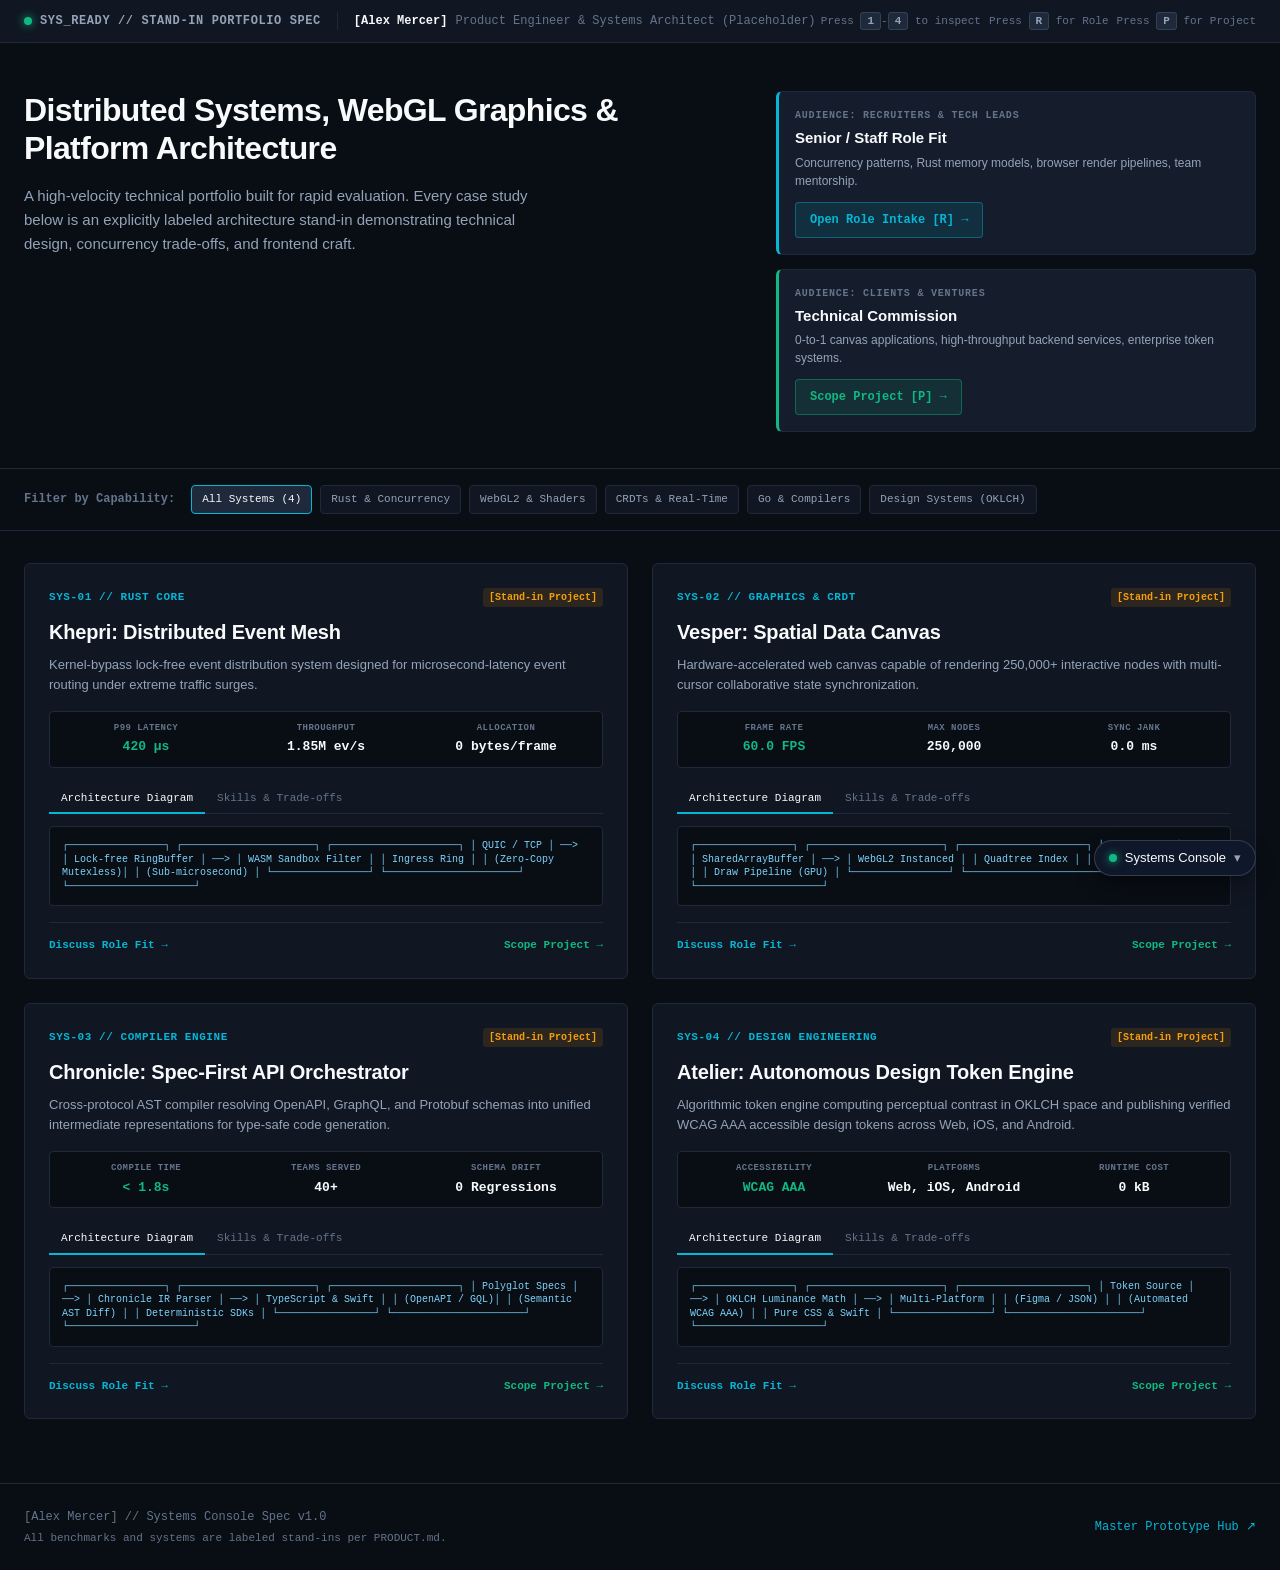
<file: prototypes/linear-systems/index.html>
<!DOCTYPE html>
<html lang="en">
<head>
  <meta charset="UTF-8">
  <meta name="viewport" content="width=device-width, initial-scale=1.0">
  <script>document.documentElement.classList.add('js')</script>
  <title>[Alex Mercer] — Systems Console (Prototype 3: Linear Systems)</title>
  <link rel="stylesheet" href="../../shared/base.css">
  <link rel="stylesheet" href="../../shared/switcher-badge.css">
  <link rel="stylesheet" href="style.css">
</head>
<body class="systems-theme">
  <!-- Top Telemetry Bar -->
  <header class="console-top-bar">
    <div class="top-bar-left">
      <div class="status-indicator">
        <span class="status-pulse"></span>
        <span class="status-label">SYS_READY // STAND-IN PORTFOLIO SPEC</span>
      </div>
      <div class="identity-tag">
        <span class="name">[Alex Mercer]</span>
        <span class="role">Product Engineer &amp; Systems Architect (Placeholder)</span>
      </div>
    </div>
    <div class="top-bar-right">
      <div class="shortcut-hints">
        <span class="hint-pill">Press <kbd>1</kbd>-<kbd>4</kbd> to inspect</span>
        <span class="hint-pill">Press <kbd>R</kbd> for Role</span>
        <span class="hint-pill">Press <kbd>P</kbd> for Project</span>
      </div>
    </div>
  </header>

  <!-- Interactive Terminal Nav Header -->
  <div class="console-hero">
    <div class="hero-left">
      <h1 class="hero-title">Distributed Systems, WebGL Graphics &amp; Platform Architecture</h1>
      <p class="hero-desc">
        A high-velocity technical portfolio built for rapid evaluation. Every case study below is an explicitly labeled architecture stand-in demonstrating technical design, concurrency trade-offs, and frontend craft.
      </p>
    </div>
    <div class="hero-quick-actions">
      <div class="action-card role-box">
        <div class="card-tag">AUDIENCE: RECRUITERS &amp; TECH LEADS</div>
        <div class="card-title">Senior / Staff Role Fit</div>
        <p class="card-p">Concurrency patterns, Rust memory models, browser render pipelines, team mentorship.</p>
        <button class="btn-console role" id="btnTriggerRoleModal">Open Role Intake [R] →</button>
      </div>
      <div class="action-card client-box">
        <div class="card-tag">AUDIENCE: CLIENTS &amp; VENTURES</div>
        <div class="card-title">Technical Commission</div>
        <p class="card-p">0-to-1 canvas applications, high-throughput backend services, enterprise token systems.</p>
        <button class="btn-console client" id="btnTriggerClientModal">Scope Project [P] →</button>
      </div>
    </div>
  </div>

  <!-- Interactive Capability Filter Bar -->
  <div class="filter-strip">
    <span class="filter-label">Filter by Capability:</span>
    <div class="filter-tags" id="filterTags">
      <button class="tag-btn active" data-filter="all">All Systems (4)</button>
      <button class="tag-btn" data-filter="rust">Rust &amp; Concurrency</button>
      <button class="tag-btn" data-filter="webgl">WebGL2 &amp; Shaders</button>
      <button class="tag-btn" data-filter="crdt">CRDTs &amp; Real-Time</button>
      <button class="tag-btn" data-filter="go">Go &amp; Compilers</button>
      <button class="tag-btn" data-filter="design-tokens">Design Systems (OKLCH)</button>
    </div>
  </div>

  <!-- Main Grid: Systems Inspector & Project Cards -->
  <main class="console-grid">
    <!-- Project 1 -->
    <article class="system-card" id="card-1" data-tags="rust,concurrency,distributed">
      <div class="card-meta">
        <span class="card-id">SYS-01 // RUST CORE</span>
        <span class="standin-mark">[Stand-in Project]</span>
      </div>
      <h2 class="card-heading">Khepri: Distributed Event Mesh</h2>
      <p class="card-summary">
        Kernel-bypass lock-free event distribution system designed for microsecond-latency event routing under extreme traffic surges.
      </p>

      <div class="telemetry-bar">
        <div class="telemetry-item">
          <span class="tel-label">P99 LATENCY</span>
          <span class="tel-val green">420 µs</span>
        </div>
        <div class="telemetry-item">
          <span class="tel-label">THROUGHPUT</span>
          <span class="tel-val">1.85M ev/s</span>
        </div>
        <div class="telemetry-item">
          <span class="tel-label">ALLOCATION</span>
          <span class="tel-val">0 bytes/frame</span>
        </div>
      </div>

      <div class="arch-tabs">
        <button class="tab-link active" data-target="khepri-arch">Architecture Diagram</button>
        <button class="tab-link" data-target="khepri-tech">Skills &amp; Trade-offs</button>
      </div>

      <div class="tab-panel active" id="khepri-arch">
        <div class="ascii-diagram">
┌────────────────┐     ┌──────────────────────┐     ┌─────────────────────┐
│  QUIC / TCP    │ ──> │ Lock-free RingBuffer │ ──> │ WASM Sandbox Filter │
│  Ingress Ring  │     │ (Zero-Copy Mutexless)│     │ (Sub-microsecond)   │
└────────────────┘     └──────────────────────┘     └─────────────────────┘
        </div>
      </div>

      <div class="tab-panel" id="khepri-tech">
        <p class="panel-notes">
          <strong>Key Skills:</strong> Rust, RingBuffer concurrency, Raft consensus, WebAssembly runtimes, Linux epoll zero-copy.<br>
          <strong>Trade-off:</strong> Prioritized bounded memory footprint over unbounded queue flexibility to prevent OOM cascades under denial-of-service surges.
        </p>
      </div>

      <div class="card-footer">
        <div class="card-actions">
          <button class="action-btn" data-action="role" data-subj="Khepri Architecture Review">Discuss Role Fit →</button>
          <button class="action-btn client" data-action="client" data-subj="Khepri Infrastructure Engagement">Scope Project →</button>
        </div>
      </div>
    </article>

    <!-- Project 2 -->
    <article class="system-card" id="card-2" data-tags="webgl,crdt,typescript">
      <div class="card-meta">
        <span class="card-id">SYS-02 // GRAPHICS &amp; CRDT</span>
        <span class="standin-mark">[Stand-in Project]</span>
      </div>
      <h2 class="card-heading">Vesper: Spatial Data Canvas</h2>
      <p class="card-summary">
        Hardware-accelerated web canvas capable of rendering 250,000+ interactive nodes with multi-cursor collaborative state synchronization.
      </p>

      <div class="telemetry-bar">
        <div class="telemetry-item">
          <span class="tel-label">FRAME RATE</span>
          <span class="tel-val green">60.0 FPS</span>
        </div>
        <div class="telemetry-item">
          <span class="tel-label">MAX NODES</span>
          <span class="tel-val">250,000</span>
        </div>
        <div class="telemetry-item">
          <span class="tel-label">SYNC JANK</span>
          <span class="tel-val">0.0 ms</span>
        </div>
      </div>

      <div class="arch-tabs">
        <button class="tab-link active" data-target="vesper-arch">Architecture Diagram</button>
        <button class="tab-link" data-target="vesper-tech">Skills &amp; Trade-offs</button>
      </div>

      <div class="tab-panel active" id="vesper-arch">
        <div class="ascii-diagram">
┌────────────────┐     ┌──────────────────────┐     ┌─────────────────────┐
│ Web Worker     │ ──> │ SharedArrayBuffer    │ ──> │ WebGL2 Instanced    │
│ Quadtree Index │     │ (Zero Thread Copy)   │     │ Draw Pipeline (GPU) │
└────────────────┘     └──────────────────────┘     └─────────────────────┘
        </div>
      </div>

      <div class="tab-panel" id="vesper-tech">
        <p class="panel-notes">
          <strong>Key Skills:</strong> TypeScript, WebGL2, GLSL Shaders, Yjs CRDTs, SharedArrayBuffers, Off-thread Web Workers.<br>
          <strong>Trade-off:</strong> Chose custom instanced GLSL pipeline over generic React Canvas abstractions to ensure smooth 60fps pan/zoom navigation at 250k nodes.
        </p>
      </div>

      <div class="card-footer">
        <div class="card-actions">
          <button class="action-btn" data-action="role" data-subj="Vesper Graphics Review">Discuss Role Fit →</button>
          <button class="action-btn client" data-action="client" data-subj="Vesper Canvas Commission">Scope Project →</button>
        </div>
      </div>
    </article>

    <!-- Project 3 -->
    <article class="system-card" id="card-3" data-tags="go,compilers">
      <div class="card-meta">
        <span class="card-id">SYS-03 // COMPILER ENGINE</span>
        <span class="standin-mark">[Stand-in Project]</span>
      </div>
      <h2 class="card-heading">Chronicle: Spec-First API Orchestrator</h2>
      <p class="card-summary">
        Cross-protocol AST compiler resolving OpenAPI, GraphQL, and Protobuf schemas into unified intermediate representations for type-safe code generation.
      </p>

      <div class="telemetry-bar">
        <div class="telemetry-item">
          <span class="tel-label">COMPILE TIME</span>
          <span class="tel-val green">&lt; 1.8s</span>
        </div>
        <div class="telemetry-item">
          <span class="tel-label">TEAMS SERVED</span>
          <span class="tel-val">40+</span>
        </div>
        <div class="telemetry-item">
          <span class="tel-label">SCHEMA DRIFT</span>
          <span class="tel-val">0 Regressions</span>
        </div>
      </div>

      <div class="arch-tabs">
        <button class="tab-link active" data-target="chronicle-arch">Architecture Diagram</button>
        <button class="tab-link" data-target="chronicle-tech">Skills &amp; Trade-offs</button>
      </div>

      <div class="tab-panel active" id="chronicle-arch">
        <div class="ascii-diagram">
┌────────────────┐     ┌──────────────────────┐     ┌─────────────────────┐
│ Polyglot Specs │ ──> │ Chronicle IR Parser  │ ──> │ TypeScript & Swift  │
│ (OpenAPI / GQL)│     │ (Semantic AST Diff)  │     │ Deterministic SDKs  │
└────────────────┘     └──────────────────────┘     └─────────────────────┘
        </div>
      </div>

      <div class="tab-panel" id="chronicle-tech">
        <p class="panel-notes">
          <strong>Key Skills:</strong> Go, AST Compilers, OpenAPI, GraphQL, CI/CD static verification, Developer Platforms.<br>
          <strong>Trade-off:</strong> Enforced strict schema compilation during CI rather than dynamic runtime gateways, ensuring total compile-time type safety.
        </p>
      </div>

      <div class="card-footer">
        <div class="card-actions">
          <button class="action-btn" data-action="role" data-subj="Chronicle API Review">Discuss Role Fit →</button>
          <button class="action-btn client" data-action="client" data-subj="Chronicle Tooling Audit">Scope Project →</button>
        </div>
      </div>
    </article>

    <!-- Project 4 -->
    <article class="system-card" id="card-4" data-tags="design-tokens,typescript">
      <div class="card-meta">
        <span class="card-id">SYS-04 // DESIGN ENGINEERING</span>
        <span class="standin-mark">[Stand-in Project]</span>
      </div>
      <h2 class="card-heading">Atelier: Autonomous Design Token Engine</h2>
      <p class="card-summary">
        Algorithmic token engine computing perceptual contrast in OKLCH space and publishing verified WCAG AAA accessible design tokens across Web, iOS, and Android.
      </p>

      <div class="telemetry-bar">
        <div class="telemetry-item">
          <span class="tel-label">ACCESSIBILITY</span>
          <span class="tel-val green">WCAG AAA</span>
        </div>
        <div class="telemetry-item">
          <span class="tel-label">PLATFORMS</span>
          <span class="tel-val">Web, iOS, Android</span>
        </div>
        <div class="telemetry-item">
          <span class="tel-label">RUNTIME COST</span>
          <span class="tel-val">0 kB</span>
        </div>
      </div>

      <div class="arch-tabs">
        <button class="tab-link active" data-target="atelier-arch">Architecture Diagram</button>
        <button class="tab-link" data-target="atelier-tech">Skills &amp; Trade-offs</button>
      </div>

      <div class="tab-panel active" id="atelier-arch">
        <div class="ascii-diagram">
┌────────────────┐     ┌──────────────────────┐     ┌─────────────────────┐
│ Token Source   │ ──> │ OKLCH Luminance Math │ ──> │ Multi-Platform      │
│ (Figma / JSON) │     │ (Automated WCAG AAA) │     │ Pure CSS & Swift    │
└────────────────┘     └──────────────────────┘     └─────────────────────┘
        </div>
      </div>

      <div class="tab-panel" id="atelier-tech">
        <p class="panel-notes">
          <strong>Key Skills:</strong> Design Tokens, OKLCH Color Space, WCAG AAA Accessibility, CSS Custom Properties, Cross-Platform Architecture.<br>
          <strong>Trade-off:</strong> Calculated all token permutations ahead-of-time in CI rather than evaluating color math dynamically in client JavaScript.
        </p>
      </div>

      <div class="card-footer">
        <div class="card-actions">
          <button class="action-btn" data-action="role" data-subj="Atelier Token Review">Discuss Role Fit →</button>
          <button class="action-btn client" data-action="client" data-subj="Atelier Design System Build">Scope Project →</button>
        </div>
      </div>
    </article>
  </main>

  <!-- Interactive Modal: Role & Project Intake -->
  <div class="console-modal" id="consoleModal" aria-hidden="true">
    <div class="modal-backdrop" id="modalBackdrop"></div>
    <div class="modal-dialog">
      <div class="modal-header">
        <span class="modal-title" id="modalTitle">ROLE INTAKE // RECRUITER CHANNEL</span>
        <button class="btn-close-modal" id="btnCloseModal" aria-label="Close modal">✕</button>
      </div>
      <div class="modal-body">
        <div class="modal-tabs">
          <button class="m-tab active" id="mTabRole">Role / Staff Hiring</button>
          <button class="m-tab" id="mTabClient">Project / Commission</button>
        </div>

        <!-- Role Form -->
        <div class="m-form active" id="mFormRole">
          <p class="m-desc">Format an intake brief for senior engineering, staff roles, or leadership advisory.</p>
          <div class="m-field">
            <label>Organization / Venture</label>
            <input type="text" id="mRoleOrg" placeholder="e.g. Acme Cloud Corp">
          </div>
          <div class="m-field">
            <label>Position Capacity</label>
            <select id="mRoleTitle">
              <option>Staff Systems Engineer (Distributed / Rust)</option>
              <option>Lead Frontend &amp; Graphics Engineer (TypeScript / WebGL)</option>
              <option>Principal Platform Architect</option>
              <option>Fractional Technical Leadership</option>
            </select>
          </div>
          <div class="m-field">
            <label>Technical Domain / Role Spec Link</label>
            <textarea id="mRoleDetails" rows="3" placeholder="Paste requirements or architectural challenges..."></textarea>
          </div>
          <div class="m-footer">
            <span class="m-standin">Target: <code>[role-placeholder@domain.com]</code></span>
            <button class="btn-modal-action" id="btnCopyConsoleRole">Copy Formatted Role Intake →</button>
          </div>
          <div class="m-copied-alert" id="mRoleAlert">✓ Intake template copied to clipboard!</div>
        </div>

        <!-- Client Form -->
        <div class="m-form" id="mFormClient">
          <p class="m-desc">Format a project commission scoping document for technical builds or architecture audits.</p>
          <div class="m-field">
            <label>Client Studio / Company</label>
            <input type="text" id="mClientOrg" placeholder="e.g. Studio Vertex">
          </div>
          <div class="m-field">
            <label>Engagement Focus</label>
            <select id="mClientScope">
              <option>0-to-1 Web Application &amp; Canvas Graphics</option>
              <option>High-Throughput Distributed Microservices</option>
              <option>Cross-Platform Design System &amp; Tokens</option>
              <option>Technical Architecture &amp; Performance Audit</option>
            </select>
          </div>
          <div class="m-field">
            <label>Scope Deliverables &amp; Constraints</label>
            <textarea id="mClientDetails" rows="3" placeholder="Describe timeline, technical stack requirements, or deliverables..."></textarea>
          </div>
          <div class="m-footer">
            <span class="m-standin">Target: <code>[commissions-placeholder@domain.com]</code></span>
            <button class="btn-modal-action client" id="btnCopyConsoleClient">Copy Project Scoping Brief →</button>
          </div>
          <div class="m-copied-alert" id="mClientAlert">✓ Scoping brief copied to clipboard!</div>
        </div>
      </div>
    </div>
  </div>

  <footer class="console-footer">
    <div class="footer-meta">
      <span>[Alex Mercer] // Systems Console Spec v1.0</span>
      <span class="notice">All benchmarks and systems are labeled stand-ins per <code>PRODUCT.md</code>.</span>
    </div>
    <div class="footer-links">
      <a href="../../index.html">Master Prototype Hub ↗</a>
    </div>
  </footer>

  <script src="app.js"></script>
  <script src="../../shared/switcher-badge.js"></script>
</body>
</html>
</file>
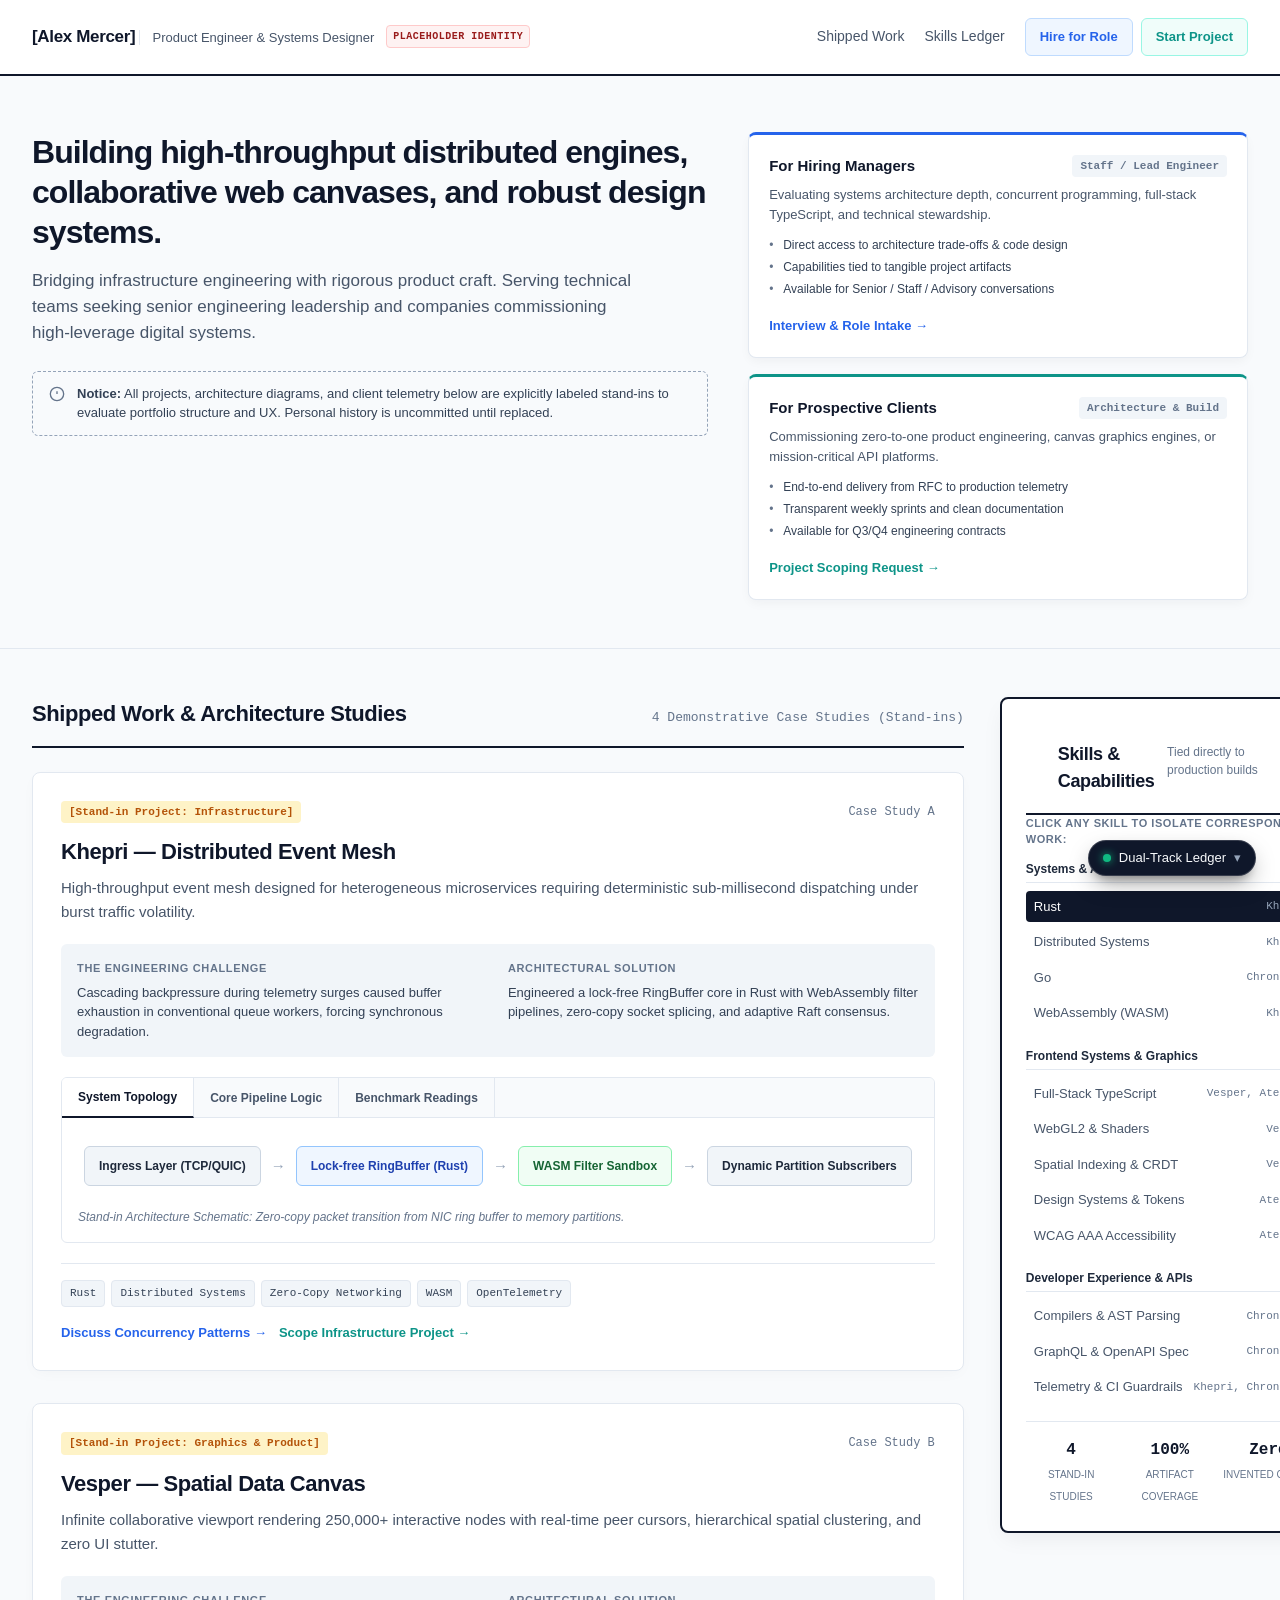
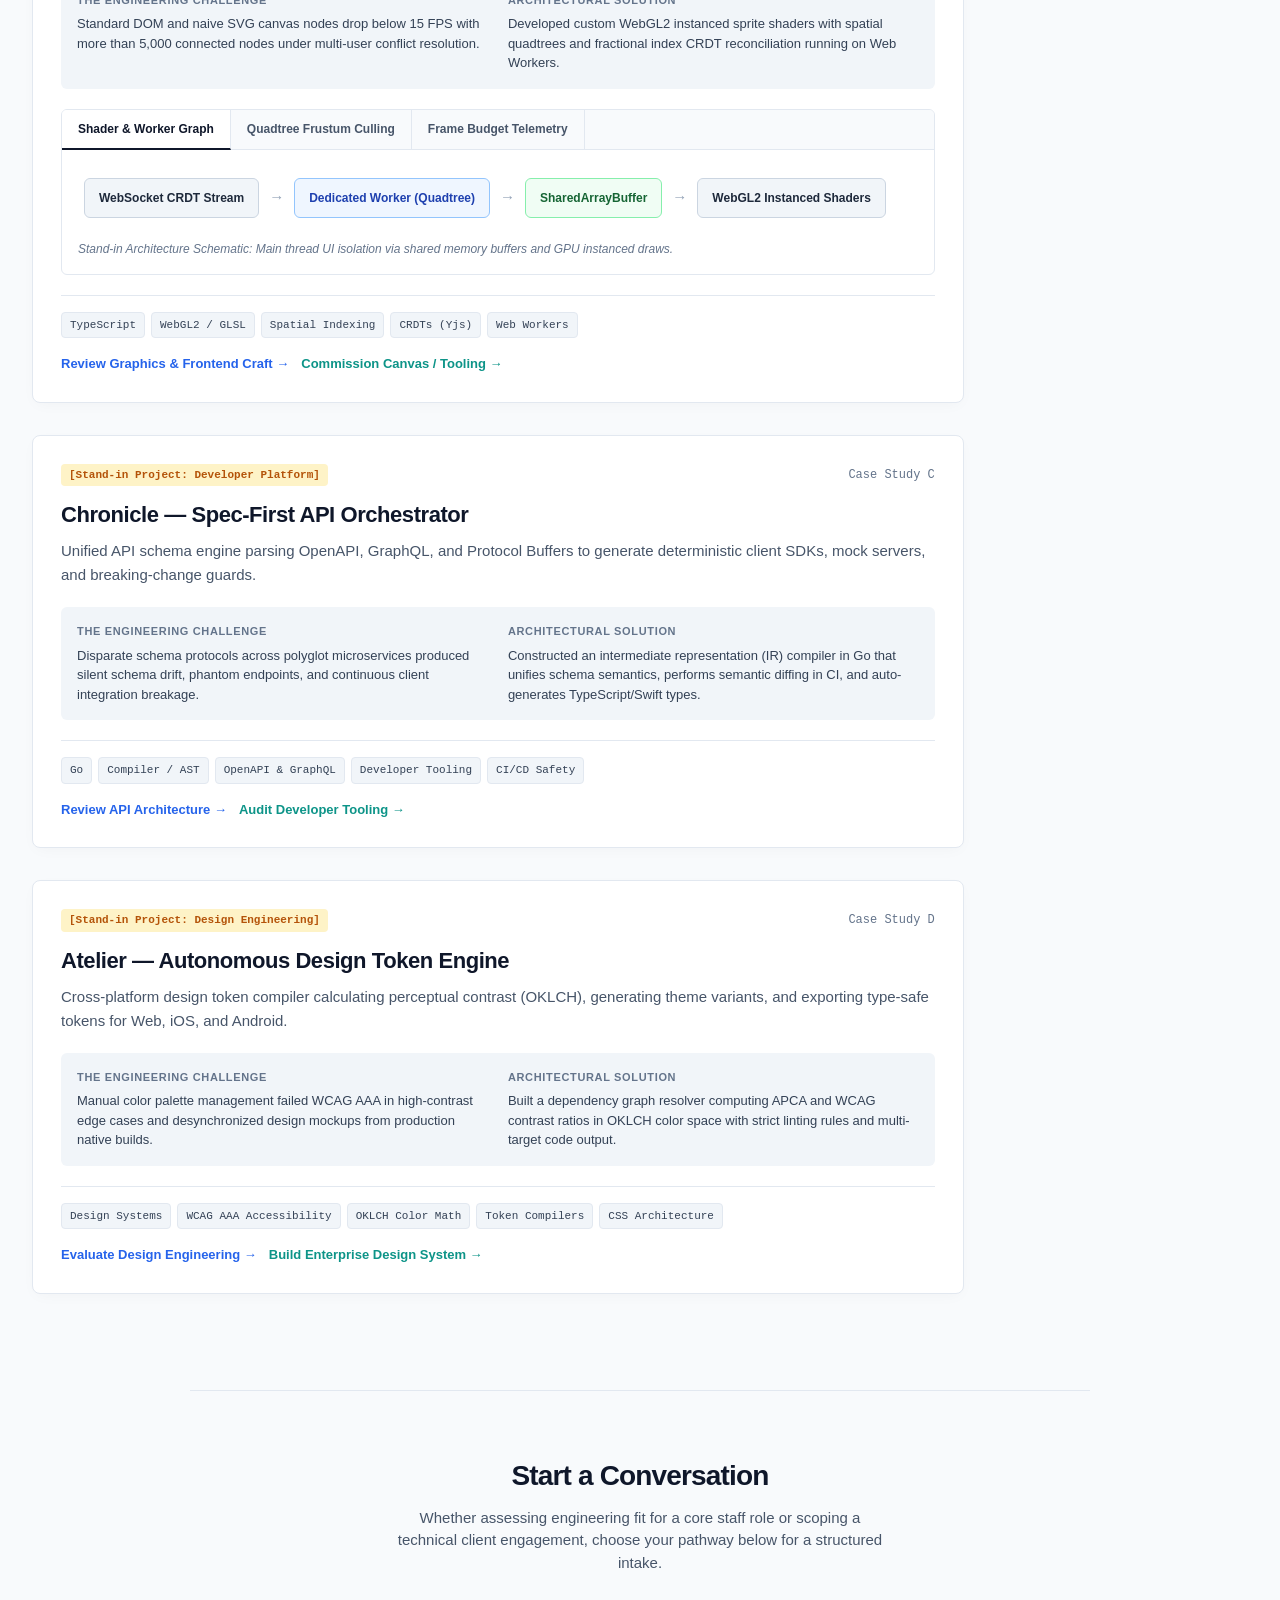
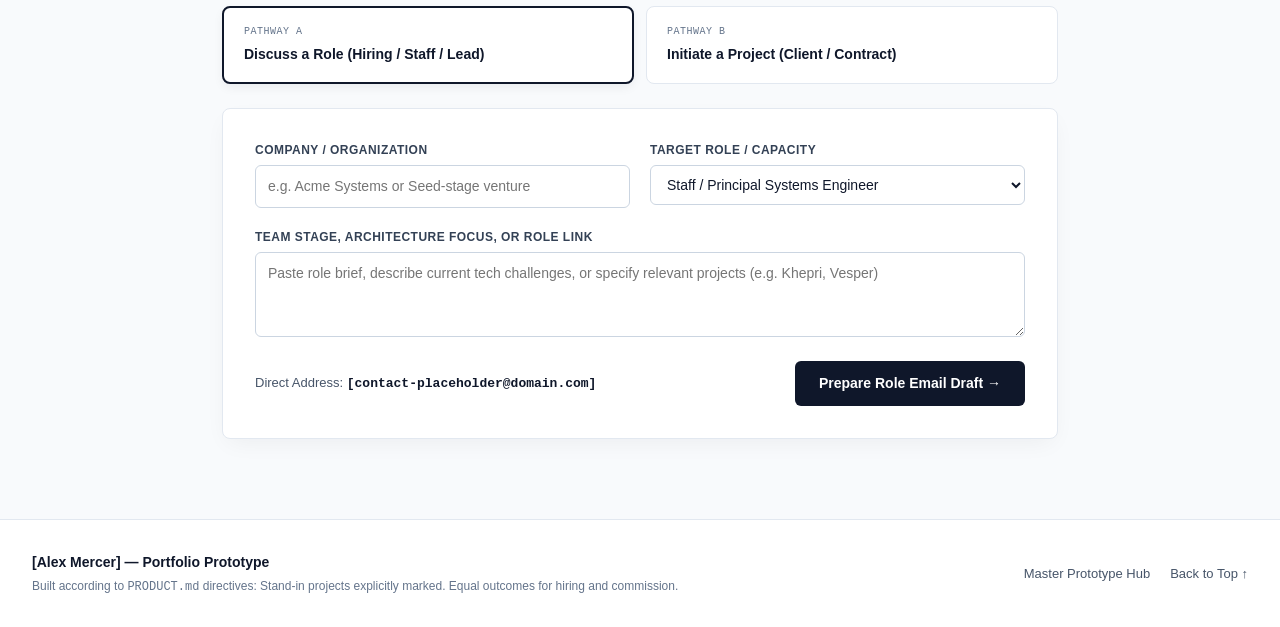
<file: prototypes/split-ledger/index.html>
<!DOCTYPE html>
<html lang="en">
<head>
  <meta charset="UTF-8">
  <meta name="viewport" content="width=device-width, initial-scale=1.0">
  <script>document.documentElement.classList.add('js')</script>
  <title>[Alex Mercer] — Product Engineering &amp; Systems (Prototype 1: Dual-Track Ledger)</title>
  <link rel="stylesheet" href="../../shared/base.css">
  <link rel="stylesheet" href="../../shared/switcher-badge.css">
  <link rel="stylesheet" href="style.css">
</head>
<body>
  <!-- Header / Navigation Bar -->
  <header class="ledger-header">
    <div class="header-brand">
      <div class="brand-identity">
        <span class="brand-name">[Alex Mercer]</span>
        <span class="brand-role">Product Engineer &amp; Systems Designer</span>
      </div>
      <span class="badge-placeholder">Placeholder Identity</span>
    </div>

    <nav class="header-nav" aria-label="Audience Pathways">
      <a href="#projects" class="nav-link">Shipped Work</a>
      <a href="#capability-ledger" class="nav-link">Skills Ledger</a>
      <div class="dual-cta-group">
        <a href="#contact" class="btn-role" data-target-mode="role">Hire for Role</a>
        <a href="#contact" class="btn-project" data-target-mode="client">Start Project</a>
      </div>
    </nav>
  </header>

  <!-- Hero: Positioning & Immediate Scan -->
  <section class="hero-strip">
    <div class="hero-left">
      <h1 class="hero-statement">
        Building high-throughput distributed engines, collaborative web canvases, and robust design systems.
      </h1>
      <p class="hero-subtext">
        Bridging infrastructure engineering with rigorous product craft. Serving technical teams seeking senior engineering leadership and companies commissioning high-leverage digital systems.
      </p>
      
      <div class="standin-alert">
        <svg class="alert-icon" viewBox="0 0 24 24" width="16" height="16" stroke="currentColor" stroke-width="2" fill="none"><circle cx="12" cy="12" r="10"></circle><line x1="12" y1="8" x2="12" y2="12"></line><line x1="12" y1="16" x2="12.01" y2="16"></line></svg>
        <span>
          <strong>Notice:</strong> All projects, architecture diagrams, and client telemetry below are explicitly labeled stand-ins to evaluate portfolio structure and UX. Personal history is uncommitted until replaced.
        </span>
      </div>
    </div>

    <div class="hero-dual-pathways">
      <div class="pathway-card hiring-path">
        <div class="pathway-header">
          <span class="pathway-title">For Hiring Managers</span>
          <span class="pathway-badge">Staff / Lead Engineer</span>
        </div>
        <p class="pathway-desc">
          Evaluating systems architecture depth, concurrent programming, full-stack TypeScript, and technical stewardship.
        </p>
        <ul class="pathway-points">
          <li>Direct access to architecture trade-offs &amp; code design</li>
          <li>Capabilities tied to tangible project artifacts</li>
          <li>Available for Senior / Staff / Advisory conversations</li>
        </ul>
        <a href="#contact" class="pathway-action" data-target-mode="role">Interview &amp; Role Intake →</a>
      </div>

      <div class="pathway-card client-path">
        <div class="pathway-header">
          <span class="pathway-title">For Prospective Clients</span>
          <span class="pathway-badge">Architecture &amp; Build</span>
        </div>
        <p class="pathway-desc">
          Commissioning zero-to-one product engineering, canvas graphics engines, or mission-critical API platforms.
        </p>
        <ul class="pathway-points">
          <li>End-to-end delivery from RFC to production telemetry</li>
          <li>Transparent weekly sprints and clean documentation</li>
          <li>Available for Q3/Q4 engineering contracts</li>
        </ul>
        <a href="#contact" class="pathway-action" data-target-mode="client">Project Scoping Request →</a>
      </div>
    </div>
  </section>

  <!-- Main Split Layout: Shipped Projects & Synchronized Capability Ledger -->
  <main class="workbench-container" id="projects">
    <!-- Projects Stream -->
    <div class="projects-stream">
      <div class="stream-header">
        <h2 class="section-title">Shipped Work &amp; Architecture Studies</h2>
        <span class="section-meta">4 Demonstrative Case Studies (Stand-ins)</span>
      </div>

      <!-- Project 1 -->
      <article class="project-entry" id="project-khepri" data-skills="Rust,Distributed Systems,WASM,Observability">
        <div class="entry-meta-bar">
          <span class="standin-pill">[Stand-in Project: Infrastructure]</span>
          <span class="entry-year">Case Study A</span>
        </div>

        <h3 class="entry-title">Khepri — Distributed Event Mesh</h3>
        <p class="entry-summary">
          High-throughput event mesh designed for heterogeneous microservices requiring deterministic sub-millisecond dispatching under burst traffic volatility.
        </p>

        <div class="entry-detail-grid">
          <div class="detail-block">
            <span class="detail-label">The Engineering Challenge</span>
            <p>Cascading backpressure during telemetry surges caused buffer exhaustion in conventional queue workers, forcing synchronous degradation.</p>
          </div>
          <div class="detail-block">
            <span class="detail-label">Architectural Solution</span>
            <p>Engineered a lock-free RingBuffer core in Rust with WebAssembly filter pipelines, zero-copy socket splicing, and adaptive Raft consensus.</p>
          </div>
        </div>

        <!-- Interactive Spec / Diagram Viewer -->
        <div class="interactive-spec-box">
          <div class="spec-tabs">
            <button class="spec-tab-btn active" data-tab="arch-1">System Topology</button>
            <button class="spec-tab-btn" data-tab="code-1">Core Pipeline Logic</button>
            <button class="spec-tab-btn" data-tab="metrics-1">Benchmark Readings</button>
          </div>
          <div class="spec-content active" id="arch-1">
            <div class="topology-diagram">
              <div class="node-box edge">Ingress Layer (TCP/QUIC)</div>
              <div class="arrow-right">→</div>
              <div class="node-box core">Lock-free RingBuffer (Rust)</div>
              <div class="arrow-right">→</div>
              <div class="node-box wasm">WASM Filter Sandbox</div>
              <div class="arrow-right">→</div>
              <div class="node-box sink">Dynamic Partition Subscribers</div>
            </div>
            <p class="diagram-caption">Stand-in Architecture Schematic: Zero-copy packet transition from NIC ring buffer to memory partitions.</p>
          </div>
          <div class="spec-content" id="code-1">
            <pre class="code-snippet"><code>pub struct RingMesh<T: Copy> {
    buffer: Arc<UnsafeCell<[T; CAPACITY]>>,
    head: AtomicUsize,
    tail: AtomicUsize,
    partition_mask: usize,
}
// Zero-allocation batch dispatch
impl<T: Copy> RingMesh<T> {
    #[inline(always)]
    pub fn try_push_batch(&self, items: &[T]) -> Result<(), OverflowErr> { ... }
}</code></pre>
          </div>
          <div class="spec-content" id="metrics-1">
            <div class="spec-metrics-table">
              <div class="metric-row">
                <span>P99 Dispatch Latency (Stand-in)</span>
                <strong>420 µs</strong>
              </div>
              <div class="metric-row">
                <span>Memory Allocation per Frame</span>
                <strong>0 bytes (Zero-copy)</strong>
              </div>
              <div class="metric-row">
                <span>Burst Throughput Capacity</span>
                <strong>1,850,000 events/sec</strong>
              </div>
            </div>
          </div>
        </div>

        <div class="entry-footer">
          <div class="entry-skills-list">
            <span class="skill-tag highlighted">Rust</span>
            <span class="skill-tag highlighted">Distributed Systems</span>
            <span class="skill-tag highlighted">Zero-Copy Networking</span>
            <span class="skill-tag highlighted">WASM</span>
            <span class="skill-tag highlighted">OpenTelemetry</span>
          </div>
          <div class="entry-actions">
            <button class="btn-text-action" data-mode="role" data-project="Khepri (Event Mesh)">Discuss Concurrency Patterns →</button>
            <button class="btn-text-action client" data-mode="client" data-project="Khepri (Event Mesh)">Scope Infrastructure Project →</button>
          </div>
        </div>
      </article>

      <!-- Project 2 -->
      <article class="project-entry" id="project-vesper" data-skills="TypeScript,WebGL,Canvas,CRDT,State Systems">
        <div class="entry-meta-bar">
          <span class="standin-pill">[Stand-in Project: Graphics &amp; Product]</span>
          <span class="entry-year">Case Study B</span>
        </div>

        <h3 class="entry-title">Vesper — Spatial Data Canvas</h3>
        <p class="entry-summary">
          Infinite collaborative viewport rendering 250,000+ interactive nodes with real-time peer cursors, hierarchical spatial clustering, and zero UI stutter.
        </p>

        <div class="entry-detail-grid">
          <div class="detail-block">
            <span class="detail-label">The Engineering Challenge</span>
            <p>Standard DOM and naive SVG canvas nodes drop below 15 FPS with more than 5,000 connected nodes under multi-user conflict resolution.</p>
          </div>
          <div class="detail-block">
            <span class="detail-label">Architectural Solution</span>
            <p>Developed custom WebGL2 instanced sprite shaders with spatial quadtrees and fractional index CRDT reconciliation running on Web Workers.</p>
          </div>
        </div>

        <div class="interactive-spec-box">
          <div class="spec-tabs">
            <button class="spec-tab-btn active" data-tab="arch-2">Shader &amp; Worker Graph</button>
            <button class="spec-tab-btn" data-tab="code-2">Quadtree Frustum Culling</button>
            <button class="spec-tab-btn" data-tab="metrics-2">Frame Budget Telemetry</button>
          </div>
          <div class="spec-content active" id="arch-2">
            <div class="topology-diagram">
              <div class="node-box edge">WebSocket CRDT Stream</div>
              <div class="arrow-right">→</div>
              <div class="node-box core">Dedicated Worker (Quadtree)</div>
              <div class="arrow-right">→</div>
              <div class="node-box wasm">SharedArrayBuffer</div>
              <div class="arrow-right">→</div>
              <div class="node-box sink">WebGL2 Instanced Shaders</div>
            </div>
            <p class="diagram-caption">Stand-in Architecture Schematic: Main thread UI isolation via shared memory buffers and GPU instanced draws.</p>
          </div>
          <div class="spec-content" id="code-2">
            <pre class="code-snippet"><code>// Spatial culling query against current camera viewport
export function queryVisibleNodes(bounds: ViewportBounds, tree: SpatialQuadTree): Float32Array {
  const visible = tree.queryBox(bounds.minX, bounds.minY, bounds.maxX, bounds.maxY);
  return packInstancedBuffer(visible);
}</code></pre>
          </div>
          <div class="spec-content" id="metrics-2">
            <div class="spec-metrics-table">
              <div class="metric-row">
                <span>Viewport Render Rate</span>
                <strong>60.0 FPS locked</strong>
              </div>
              <div class="metric-row">
                <span>Maximum Active Canvas Nodes</span>
                <strong>250,000+ nodes</strong>
              </div>
              <div class="metric-row">
                <span>P95 Collaborative Sync Latency</span>
                <strong>22 ms</strong>
              </div>
            </div>
          </div>
        </div>

        <div class="entry-footer">
          <div class="entry-skills-list">
            <span class="skill-tag highlighted">TypeScript</span>
            <span class="skill-tag highlighted">WebGL2 / GLSL</span>
            <span class="skill-tag highlighted">Spatial Indexing</span>
            <span class="skill-tag highlighted">CRDTs (Yjs)</span>
            <span class="skill-tag highlighted">Web Workers</span>
          </div>
          <div class="entry-actions">
            <button class="btn-text-action" data-mode="role" data-project="Vesper (Spatial Canvas)">Review Graphics &amp; Frontend Craft →</button>
            <button class="btn-text-action client" data-mode="client" data-project="Vesper (Spatial Canvas)">Commission Canvas / Tooling →</button>
          </div>
        </div>
      </article>

      <!-- Project 3 -->
      <article class="project-entry" id="project-chronicle" data-skills="Go,Compilers,Developer Tools,GraphQL,APIs">
        <div class="entry-meta-bar">
          <span class="standin-pill">[Stand-in Project: Developer Platform]</span>
          <span class="entry-year">Case Study C</span>
        </div>

        <h3 class="entry-title">Chronicle — Spec-First API Orchestrator</h3>
        <p class="entry-summary">
          Unified API schema engine parsing OpenAPI, GraphQL, and Protocol Buffers to generate deterministic client SDKs, mock servers, and breaking-change guards.
        </p>

        <div class="entry-detail-grid">
          <div class="detail-block">
            <span class="detail-label">The Engineering Challenge</span>
            <p>Disparate schema protocols across polyglot microservices produced silent schema drift, phantom endpoints, and continuous client integration breakage.</p>
          </div>
          <div class="detail-block">
            <span class="detail-label">Architectural Solution</span>
            <p>Constructed an intermediate representation (IR) compiler in Go that unifies schema semantics, performs semantic diffing in CI, and auto-generates TypeScript/Swift types.</p>
          </div>
        </div>

        <div class="entry-footer">
          <div class="entry-skills-list">
            <span class="skill-tag highlighted">Go</span>
            <span class="skill-tag highlighted">Compiler / AST</span>
            <span class="skill-tag highlighted">OpenAPI &amp; GraphQL</span>
            <span class="skill-tag highlighted">Developer Tooling</span>
            <span class="skill-tag highlighted">CI/CD Safety</span>
          </div>
          <div class="entry-actions">
            <button class="btn-text-action" data-mode="role" data-project="Chronicle (API Engine)">Review API Architecture →</button>
            <button class="btn-text-action client" data-mode="client" data-project="Chronicle (API Engine)">Audit Developer Tooling →</button>
          </div>
        </div>
      </article>

      <!-- Project 4 -->
      <article class="project-entry" id="project-atelier" data-skills="Design Systems,Accessibility,CSS Architecture,Figma API">
        <div class="entry-meta-bar">
          <span class="standin-pill">[Stand-in Project: Design Engineering]</span>
          <span class="entry-year">Case Study D</span>
        </div>

        <h3 class="entry-title">Atelier — Autonomous Design Token Engine</h3>
        <p class="entry-summary">
          Cross-platform design token compiler calculating perceptual contrast (OKLCH), generating theme variants, and exporting type-safe tokens for Web, iOS, and Android.
        </p>

        <div class="entry-detail-grid">
          <div class="detail-block">
            <span class="detail-label">The Engineering Challenge</span>
            <p>Manual color palette management failed WCAG AAA in high-contrast edge cases and desynchronized design mockups from production native builds.</p>
          </div>
          <div class="detail-block">
            <span class="detail-label">Architectural Solution</span>
            <p>Built a dependency graph resolver computing APCA and WCAG contrast ratios in OKLCH color space with strict linting rules and multi-target code output.</p>
          </div>
        </div>

        <div class="entry-footer">
          <div class="entry-skills-list">
            <span class="skill-tag highlighted">Design Systems</span>
            <span class="skill-tag highlighted">WCAG AAA Accessibility</span>
            <span class="skill-tag highlighted">OKLCH Color Math</span>
            <span class="skill-tag highlighted">Token Compilers</span>
            <span class="skill-tag highlighted">CSS Architecture</span>
          </div>
          <div class="entry-actions">
            <button class="btn-text-action" data-mode="role" data-project="Atelier (Token Engine)">Evaluate Design Engineering →</button>
            <button class="btn-text-action client" data-mode="client" data-project="Atelier (Token Engine)">Build Enterprise Design System →</button>
          </div>
        </div>
      </article>
    </div>

    <!-- Sticky Synchronized Skills & Capability Ledger -->
    <aside class="capability-ledger-rail" id="capability-ledger">
      <div class="ledger-card">
        <div class="ledger-header">
          <h2 class="ledger-title">Skills &amp; Capabilities</h2>
          <span class="ledger-subtitle">Tied directly to production builds</span>
        </div>

        <div class="ledger-filter-hint">Click any skill to isolate corresponding work:</div>

        <div class="skill-family">
          <span class="family-name">Systems &amp; Architecture</span>
          <ul class="skill-items">
            <li class="skill-item active" data-filter="Rust">
              <span class="skill-name">Rust</span>
              <span class="skill-assoc">Khepri</span>
            </li>
            <li class="skill-item" data-filter="Distributed Systems">
              <span class="skill-name">Distributed Systems</span>
              <span class="skill-assoc">Khepri</span>
            </li>
            <li class="skill-item" data-filter="Go">
              <span class="skill-name">Go</span>
              <span class="skill-assoc">Chronicle</span>
            </li>
            <li class="skill-item" data-filter="WASM">
              <span class="skill-name">WebAssembly (WASM)</span>
              <span class="skill-assoc">Khepri</span>
            </li>
          </ul>
        </div>

        <div class="skill-family">
          <span class="family-name">Frontend Systems &amp; Graphics</span>
          <ul class="skill-items">
            <li class="skill-item" data-filter="TypeScript">
              <span class="skill-name">Full-Stack TypeScript</span>
              <span class="skill-assoc">Vesper, Atelier</span>
            </li>
            <li class="skill-item" data-filter="WebGL">
              <span class="skill-name">WebGL2 &amp; Shaders</span>
              <span class="skill-assoc">Vesper</span>
            </li>
            <li class="skill-item" data-filter="Canvas">
              <span class="skill-name">Spatial Indexing &amp; CRDT</span>
              <span class="skill-assoc">Vesper</span>
            </li>
            <li class="skill-item" data-filter="Design Systems">
              <span class="skill-name">Design Systems &amp; Tokens</span>
              <span class="skill-assoc">Atelier</span>
            </li>
            <li class="skill-item" data-filter="Accessibility">
              <span class="skill-name">WCAG AAA Accessibility</span>
              <span class="skill-assoc">Atelier</span>
            </li>
          </ul>
        </div>

        <div class="skill-family">
          <span class="family-name">Developer Experience &amp; APIs</span>
          <ul class="skill-items">
            <li class="skill-item" data-filter="Compilers">
              <span class="skill-name">Compilers &amp; AST Parsing</span>
              <span class="skill-assoc">Chronicle</span>
            </li>
            <li class="skill-item" data-filter="GraphQL">
              <span class="skill-name">GraphQL &amp; OpenAPI Spec</span>
              <span class="skill-assoc">Chronicle</span>
            </li>
            <li class="skill-item" data-filter="Observability">
              <span class="skill-name">Telemetry &amp; CI Guardrails</span>
              <span class="skill-assoc">Khepri, Chronicle</span>
            </li>
          </ul>
        </div>

        <button class="btn-clear-filter" id="btnClearFilter" style="display: none;">
          Clear Filter (Show All 4 Projects)
        </button>

        <div class="ledger-quick-audit">
          <div class="audit-stat">
            <span class="audit-val">4</span>
            <span class="audit-lbl">Stand-in Studies</span>
          </div>
          <div class="audit-stat">
            <span class="audit-val">100%</span>
            <span class="audit-lbl">Artifact Coverage</span>
          </div>
          <div class="audit-stat">
            <span class="audit-val">Zero</span>
            <span class="audit-lbl">Invented Claims</span>
          </div>
        </div>
      </div>
    </aside>
  </main>

  <!-- Interactive Dual Contact Section -->
  <section class="contact-section" id="contact">
    <div class="contact-header-area">
      <h2 class="contact-title">Start a Conversation</h2>
      <p class="contact-subtitle">
        Whether assessing engineering fit for a core staff role or scoping a technical client engagement, choose your pathway below for a structured intake.
      </p>
    </div>

    <!-- Mode Selector Tabs -->
    <div class="contact-switch-tabs" role="tablist">
      <button class="switch-tab active" id="tabHiring" role="tab" aria-selected="true" data-mode="role">
        <span class="tab-badge">Pathway A</span>
        <span class="tab-title">Discuss a Role (Hiring / Staff / Lead)</span>
      </button>
      <button class="switch-tab" id="tabClient" role="tab" aria-selected="false" data-mode="client">
        <span class="tab-badge">Pathway B</span>
        <span class="tab-title">Initiate a Project (Client / Contract)</span>
      </button>
    </div>

    <div class="contact-form-card">
      <!-- Role Form -->
      <form class="contact-form active" id="formRole">
        <div class="form-grid">
          <div class="form-field">
            <label for="roleOrg">Company / Organization</label>
            <input type="text" id="roleOrg" placeholder="e.g. Acme Systems or Seed-stage venture" required>
          </div>
          <div class="form-field">
            <label for="roleTitle">Target Role / Capacity</label>
            <select id="roleTitle" required>
              <option value="Staff Systems Engineer">Staff / Principal Systems Engineer</option>
              <option value="Lead Product Engineer">Lead Frontend / Product Engineer</option>
              <option value="Head of Engineering">Founding Engineer / Head of Engineering</option>
              <option value="Advisory / Part-Time">Technical Advisory / Fractional Leadership</option>
            </select>
          </div>
          <div class="form-field full-width">
            <label for="roleContext">Team Stage, Architecture Focus, or Role Link</label>
            <textarea id="roleContext" rows="3" placeholder="Paste role brief, describe current tech challenges, or specify relevant projects (e.g. Khepri, Vesper)"></textarea>
          </div>
        </div>
        <div class="form-footer">
          <div class="contact-direct-hint">
            Direct Address: <span class="standin-inline">[contact-placeholder@domain.com]</span>
          </div>
          <button type="submit" class="btn-submit-action">Prepare Role Email Draft →</button>
        </div>
        <div class="copy-success-banner" id="roleSuccessMsg">
          ✓ Draft formatted and ready to send. Pre-populated template copied to clipboard!
        </div>
      </form>

      <!-- Client Form -->
      <form class="contact-form" id="formClient">
        <div class="form-grid">
          <div class="form-field">
            <label for="clientOrg">Client Name / Studio</label>
            <input type="text" id="clientOrg" placeholder="e.g. Studio Vertex or Venture Lab" required>
          </div>
          <div class="form-field">
            <label for="clientScope">Project Scope &amp; Objective</label>
            <select id="clientScope" required>
              <option value="0-to-1 Product Build">0-to-1 Web Application / Canvas Build</option>
              <option value="High-Throughput Infrastructure">Distributed Infrastructure / Rust Microservices</option>
              <option value="Design System & Tokens">Multi-platform Design Tokens & Accessibility</option>
              <option value="Architecture Audit">System Architecture & Performance Audit</option>
            </select>
          </div>
          <div class="form-field">
            <label for="clientTimeline">Estimated Target Timeline</label>
            <select id="clientTimeline">
              <option value="Immediate (Next 2-4 weeks)">Immediate (Next 2-4 weeks)</option>
              <option value="Q3 / Q4 2026">Q3 / Q4 2026</option>
              <option value="Flexible / Exploratory">Flexible / Exploratory</option>
            </select>
          </div>
          <div class="form-field full-width">
            <label for="clientContext">Scope Details or Reference Constraints</label>
            <textarea id="clientContext" rows="3" placeholder="Outline deliverables, technical stack requirements, or benchmark targets"></textarea>
          </div>
        </div>
        <div class="form-footer">
          <div class="contact-direct-hint">
            Direct Address: <span class="standin-inline">[client-inquiries-placeholder@domain.com]</span>
          </div>
          <button type="submit" class="btn-submit-action">Prepare Project Scoping Draft →</button>
        </div>
        <div class="copy-success-banner" id="clientSuccessMsg">
          ✓ Scoping brief formatted and ready to send. Project intake template copied to clipboard!
        </div>
      </form>
    </div>
  </section>

  <!-- Grounded Footer -->
  <footer class="ledger-footer">
    <div class="footer-inner">
      <div class="footer-left">
        <span class="footer-brand">[Alex Mercer] — Portfolio Prototype</span>
        <p class="footer-notice">
          Built according to <code>PRODUCT.md</code> directives: Stand-in projects explicitly marked. Equal outcomes for hiring and commission.
        </p>
      </div>
      <div class="footer-right">
        <a href="../../index.html" class="footer-link">Master Prototype Hub</a>
        <a href="#projects" class="footer-link">Back to Top ↑</a>
      </div>
    </div>
  </footer>

  <script src="app.js"></script>
  <script src="../../shared/switcher-badge.js"></script>
</body>
</html>
</file>
<file: shared/base.css>
/* Shared Reset & Foundational Variables */
*, *::before, *::after {
  box-sizing: border-box;
  margin: 0;
  padding: 0;
}

html {
  -webkit-text-size-adjust: 100%;
  text-size-adjust: 100%;
  scroll-behavior: smooth;
}

body {
  min-height: 100vh;
  text-rendering: optimizeLegibility;
  -webkit-font-smoothing: antialiased;
  -moz-osx-font-smoothing: grayscale;
}

button, input, select, textarea {
  font: inherit;
  color: inherit;
}

button {
  cursor: pointer;
  background: none;
  border: none;
}

a {
  color: inherit;
  text-decoration: none;
}

img, svg {
  display: block;
  max-width: 100%;
}

/* Visually Hidden Utility for Screen Readers */
.sr-only {
  position: absolute;
  width: 1px;
  height: 1px;
  padding: 0;
  margin: -1px;
  overflow: hidden;
  clip: rect(0, 0, 0, 0);
  white-space: nowrap;
  border: 0;
}
</file>
<file: style.css>
/* Prototype 2: Studio Monograph Stylesheet (Freelance Product Engineer & Systems Architect) */

:root {
  --mono-bg: #fcfbf9;
  --mono-surface: #ffffff;
  --mono-surface-card: #f8f6f0;
  --mono-ink: #191715;
  --mono-ink-light: #4a463f;
  --mono-ink-muted: #6e685f;
  --mono-border: #e6e1d6;
  --mono-border-strong: #191715;
  --mono-accent: #b43e2b; /* Terracotta vermillion */
  --mono-accent-soft: #fbf0ee;
  --mono-accent-hover: #963121;
  --mono-secondary-accent: #234739; /* Deep spruce green */
  --mono-secondary-soft: #edf5f1;
  --mono-serif: "Newsreader", "Charter", "Bitstream Charter", "Sitka Text", Cambria, Georgia, serif;
  --mono-sans: -apple-system, BlinkMacSystemFont, "Segoe UI", Roboto, "Helvetica Neue", sans-serif;
  --mono-code: ui-monospace, "SF Mono", Menlo, Consolas, monospace;
}

/* Browser Surface Theming */
::selection {
  background: var(--mono-accent);
  color: #ffffff;
}

::-webkit-scrollbar {
  width: 7px;
  height: 7px;
}
::-webkit-scrollbar-track {
  background: var(--mono-bg);
}
::-webkit-scrollbar-thumb {
  background: #d8d2c4;
  border-radius: 4px;
}
::-webkit-scrollbar-thumb:hover {
  background: #bab2a0;
}

/* Focus states for accessibility */
a:focus-visible,
button:focus-visible,
input:focus-visible,
select:focus-visible,
textarea:focus-visible {
  outline: 2px solid var(--mono-accent);
  outline-offset: 2px;
}

/* Form controls additionally match plain :focus. These fields are the primary
   conversion path, so the ring must not depend on :focus-visible heuristics. */
input:focus,
select:focus,
textarea:focus {
  outline: 2px solid var(--mono-accent);
  outline-offset: 2px;
}

body {
  background-color: var(--mono-bg);
  color: var(--mono-ink);
  font-family: var(--mono-sans);
  line-height: 1.6;
  font-size: 15px;
  margin: 0;
  padding: 0;
  -webkit-font-smoothing: antialiased;
}

.monograph-wrapper {
  max-width: 1200px;
  margin: 0 auto;
  padding: 0 36px;
  background: var(--mono-bg);
}

/* Top Availability & Telemetry Strip */
.availability-strip {
  display: flex;
  justify-content: space-between;
  align-items: center;
  padding: 10px 0;
  border-bottom: 1px solid var(--mono-border);
  font-size: 12px;
  color: var(--mono-ink-muted);
  flex-wrap: wrap;
  gap: 12px;
}

.availability-left {
  display: flex;
  align-items: center;
  gap: 8px;
}

.status-pulse-dot {
  width: 7px;
  height: 7px;
  background-color: #15803d;
  border-radius: 50%;
  display: inline-block;
  box-shadow: 0 0 0 3px rgba(21, 128, 61, 0.15);
}

.availability-status {
  font-weight: 600;
  color: #14532d;
}

.availability-window {
  color: var(--mono-ink-muted);
}

.availability-right {
  display: flex;
  align-items: center;
  gap: 12px;
  font-family: var(--mono-code);
  font-size: 11px;
}

.tz-pill, .sla-pill {
  background: var(--mono-surface);
  border: 1px solid var(--mono-border);
  padding: 2px 8px;
  border-radius: 4px;
}

/* Masthead */
.monograph-masthead {
  padding-top: 28px;
  padding-bottom: 24px;
  border-bottom: 2px solid var(--mono-border-strong);
}

.masthead-top {
  display: flex;
  justify-content: space-between;
  align-items: center;
  font-family: var(--mono-code);
  font-size: 11px;
  text-transform: uppercase;
  letter-spacing: 0.06em;
  color: var(--mono-ink-muted);
  padding-bottom: 14px;
  border-bottom: 1px solid var(--mono-border);
}

.folio-direct-contact {
  display: flex;
  align-items: center;
  gap: 8px;
  flex: 0 0 auto;
}

.direct-email-label {
  color: var(--mono-ink-muted);
}

.btn-quick-copy {
  display: inline-flex;
  align-items: center;
  gap: 6px;
  padding: 3px 8px;
  background: var(--mono-surface);
  border: 1px solid var(--mono-border);
  border-radius: 4px;
  cursor: pointer;
  color: var(--mono-ink);
  font-size: 11px;
  transition: all 0.15s ease;
}

.btn-quick-copy:hover {
  border-color: var(--mono-border-strong);
  background: #f4efe4;
}

.btn-quick-copy code {
  font-family: var(--mono-code);
  font-weight: 600;
}

.copy-icon {
  font-size: 12px;
  color: var(--mono-accent);
  display: inline-flex;
  align-items: center;
  vertical-align: -1px;
  margin-left: 4px;
}

.inline-icon {
  vertical-align: -2px;
  flex: 0 0 auto;
}

.masthead-main {
  display: flex;
  justify-content: space-between;
  align-items: flex-end;
  padding-top: 24px;
  flex-wrap: wrap;
  gap: 20px;
}

.author-block {
  display: flex;
  flex-direction: column;
}

.author-name {
  font-family: var(--mono-serif);
  font-size: 34px;
  font-weight: 700;
  letter-spacing: -0.02em;
  color: var(--mono-ink);
  line-height: 1.1;
  margin: 0;
}

.author-title {
  font-size: 14px;
  color: var(--mono-ink-light);
  margin: 6px 0 0 0;
}

.monograph-nav {
  display: flex;
  align-items: center;
  gap: 24px;
}

/* Mobile navigation disclosure. Hidden above 640px, where .monograph-nav is used.
   Built on <details> so every destination stays reachable without JavaScript. */
.monograph-nav-mobile {
  display: none;
  margin-top: 14px;
  border-top: 1px solid var(--mono-border);
  border-bottom: 1px solid var(--mono-border);
}

.nav-summary {
  display: flex;
  align-items: center;
  justify-content: space-between;
  gap: 12px;
  padding: 12px 0;
  cursor: pointer;
  list-style: none;
  font-family: var(--mono-code);
  font-size: 11px;
  font-weight: 600;
  letter-spacing: 0.06em;
  text-transform: uppercase;
  color: var(--mono-ink);
}

.nav-summary::-webkit-details-marker {
  display: none;
}

.nav-summary-label {
  color: var(--mono-accent);
}

.nav-summary-mark {
  position: relative;
  width: 11px;
  height: 11px;
  flex: 0 0 auto;
}

.nav-summary-mark::before,
.nav-summary-mark::after {
  content: "";
  position: absolute;
  background: currentColor;
  transition: transform 0.18s ease;
}

/* Horizontal bar */
.nav-summary-mark::before {
  top: 5px;
  left: 0;
  width: 11px;
  height: 1.5px;
}

/* Vertical bar, rotated away to form a chevron when open */
.nav-summary-mark::after {
  top: 0;
  left: 4.75px;
  width: 1.5px;
  height: 11px;
  transform: rotate(90deg);
  transform-origin: center;
}

.monograph-nav-mobile[open] .nav-summary-mark::after {
  transform: rotate(0deg);
}

.monograph-nav-mobile[open] .nav-summary {
  color: var(--mono-accent);
}

.mobile-nav-list {
  display: flex;
  flex-direction: column;
  gap: 2px;
  padding: 4px 0 14px;
}

.mobile-nav-list .nav-item,
.mobile-nav-list .nav-cta {
  padding: 10px 0;
  border-top: 1px solid var(--mono-border);
}

.mobile-nav-list .nav-cta {
  display: inline-block;
  margin-top: 10px;
  text-align: center;
}

.nav-item {
  font-size: 14px;
  font-weight: 500;
  color: var(--mono-ink);
  text-decoration: none;
  transition: color 0.15s ease;
}

.nav-item:hover {
  color: var(--mono-accent);
}

.nav-cta {
  font-size: 13px;
  font-weight: 600;
  padding: 9px 18px;
  background: var(--mono-ink);
  color: #ffffff;
  border-radius: 4px;
  text-decoration: none;
  transition: background 0.15s ease;
}

.nav-cta:hover {
  background: var(--mono-accent);
}

/* Editorial Curation */
.monograph-curation {
  padding: 56px 0 48px;
  border-bottom: 1px solid var(--mono-border);
}

.statement-headline {
  font-family: var(--mono-serif);
  font-size: 36px;
  font-weight: 400;
  line-height: 1.28;
  color: var(--mono-ink);
  max-width: 980px;
  margin: 0 0 20px 0;
}

.statement-text {
  font-size: 17px;
  line-height: 1.65;
  color: var(--mono-ink-light);
  max-width: 820px;
  margin: 0 0 36px 0;
}

/* Quick Access Deck (Direct Contact) */
.quick-access-deck {
  display: grid;
  grid-template-columns: repeat(3, 1fr);
  gap: 20px;
  margin-bottom: 28px;
}

.access-tile {
  background: var(--mono-surface);
  border: 1px solid var(--mono-border);
  border-radius: 6px;
  padding: 20px;
  display: flex;
  flex-direction: column;
  box-shadow: 0 2px 8px rgba(25, 23, 21, 0.03);
}

.tile-label {
  font-family: var(--mono-code);
  font-size: 11px;
  text-transform: uppercase;
  letter-spacing: 0.06em;
  color: var(--mono-ink-muted);
  margin-bottom: 8px;
}

.tile-link {
  font-family: var(--mono-code);
  font-size: 13px;
  font-weight: 600;
  color: var(--mono-accent);
  text-decoration: none;
  margin-bottom: 6px;
  word-break: break-all;
}

.tile-link:hover {
  text-decoration: underline;
}

.tile-hint {
  font-size: 12px;
  color: var(--mono-ink-muted);
  line-height: 1.4;
  margin-top: auto;
}

.external-links-row {
  display: flex;
  gap: 12px;
  margin-bottom: 6px;
}

.ext-link {
  font-size: 13px;
  font-weight: 600;
  color: var(--mono-ink);
  text-decoration: none;
}

.ext-link:hover {
  color: var(--mono-accent);
  text-decoration: underline;
}

.standin-curation-notice {
  font-size: 12px;
  line-height: 1.5;
  color: var(--mono-ink-muted);
  background: var(--mono-surface-card);
  border: 1px dashed var(--mono-border);
  border-radius: 4px;
  padding: 12px 16px;
}

.standin-curation-notice code {
  font-family: var(--mono-code);
  color: var(--mono-ink);
}

/* Services Section */
.services-section {
  padding: 56px 0;
  border-bottom: 1px solid var(--mono-border);
}

.section-title-bar {
  display: flex;
  justify-content: space-between;
  align-items: baseline;
  flex-wrap: wrap;
  gap: 6px 24px;
  padding-bottom: 16px;
  margin-bottom: 36px;
  border-bottom: 2px solid var(--mono-border-strong);
}

.section-title {
  font-family: var(--mono-serif);
  font-size: 26px;
  font-weight: 700;
  margin: 0;
  letter-spacing: -0.01em;
}

.section-meta {
  font-family: var(--mono-code);
  font-size: 12px;
  color: var(--mono-ink-muted);
}

.services-grid {
  display: grid;
  grid-template-columns: repeat(2, 1fr);
  gap: 24px;
}

.service-card {
  background: var(--mono-surface);
  border: 1px solid var(--mono-border);
  border-radius: 6px;
  padding: 28px;
  display: flex;
  flex-direction: column;
  transition: border-color 0.2s ease, box-shadow 0.2s ease;
}

.service-card:hover {
  border-color: var(--mono-border-strong);
  box-shadow: 0 6px 20px rgba(25, 23, 21, 0.05);
}

.service-number {
  font-family: var(--mono-code);
  font-size: 12px;
  font-weight: 700;
  color: var(--mono-accent);
  margin-bottom: 8px;
}

.service-name {
  font-family: var(--mono-serif);
  font-size: 20px;
  font-weight: 700;
  color: var(--mono-ink);
  margin: 0 0 10px 0;
  line-height: 1.25;
}

.service-desc {
  font-size: 14px;
  line-height: 1.55;
  color: var(--mono-ink-light);
  margin: 0 0 16px 0;
}

.service-deliverables {
  list-style: none;
  padding: 0;
  margin: 0 0 20px 0;
  font-size: 13px;
  color: var(--mono-ink-light);
  display: flex;
  flex-direction: column;
  gap: 6px;
  flex-grow: 1;
}

.service-deliverables li {
  position: relative;
  padding-left: 14px;
}

.service-deliverables li::before {
  content: "—";
  position: absolute;
  left: 0;
  color: var(--mono-accent);
}

.service-meta {
  display: flex;
  justify-content: space-between;
  align-items: center;
  padding-top: 16px;
  border-top: 1px solid var(--mono-border);
  flex-wrap: wrap;
  gap: 12px;
}

.service-format {
  font-family: var(--mono-code);
  font-size: 11px;
  color: var(--mono-ink-muted);
}

.service-action {
  font-size: 13px;
  font-weight: 600;
  color: var(--mono-secondary-accent);
  text-decoration: none;
}

.service-action:hover {
  text-decoration: underline;
  color: var(--mono-accent);
}

/* Works Collection */
.works-collection {
  padding: 56px 0;
  border-bottom: 1px solid var(--mono-border);
}

.work-spread {
  display: grid;
  grid-template-columns: 280px 1fr;
  gap: 48px;
  padding: 48px 0;
  border-bottom: 1px solid var(--mono-border);
}

.work-spread:last-of-type {
  border-bottom: none;
}

.spread-aside {
  display: flex;
  flex-direction: column;
  gap: 12px;
}

.aside-eyebrow {
  font-family: var(--mono-serif);
  font-size: 18px;
  font-style: italic;
  color: var(--mono-ink-muted);
}

.spread-tag {
  font-family: var(--mono-code);
  font-size: 10px;
  font-weight: 600;
  color: var(--mono-accent);
  background: var(--mono-accent-soft);
  padding: 3px 8px;
  border-radius: 4px;
  width: fit-content;
}

.aside-meta-list {
  display: flex;
  flex-direction: column;
  gap: 8px;
  padding: 12px 0;
  border-top: 1px solid var(--mono-border);
  border-bottom: 1px solid var(--mono-border);
  margin-top: 4px;
}

.aside-meta-item {
  display: flex;
  flex-direction: column;
  gap: 2px;
}

.aside-meta-item .m-label {
  font-family: var(--mono-code);
  font-size: 10px;
  text-transform: uppercase;
  color: var(--mono-ink-muted);
}

.aside-meta-item .m-val {
  font-size: 12px;
  font-weight: 600;
  color: var(--mono-ink);
}

.spread-skills-group {
  display: flex;
  flex-direction: column;
  gap: 5px;
  margin-top: 8px;
}

.skill-pill {
  font-size: 12px;
  color: var(--mono-ink-light);
  border-left: 2px solid var(--mono-border);
  padding-left: 8px;
}

.spread-actions {
  margin-top: 16px;
}

.spread-cta {
  font-size: 13px;
  font-weight: 600;
  color: var(--mono-secondary-accent);
  text-decoration: none;
}

.spread-cta:hover {
  color: var(--mono-accent);
  text-decoration: underline;
}

.spread-body {
  max-width: 760px;
}

.spread-title {
  font-family: var(--mono-serif);
  font-size: 28px;
  font-weight: 700;
  line-height: 1.2;
  margin: 0 0 10px 0;
  color: var(--mono-ink);
}

.spread-lead {
  font-size: 17px;
  line-height: 1.55;
  color: var(--mono-ink);
  margin: 0 0 24px 0;
  font-weight: 500;
}

.spread-prose h4 {
  font-size: 12px;
  text-transform: uppercase;
  letter-spacing: 0.06em;
  font-weight: 700;
  color: var(--mono-ink-muted);
  margin: 24px 0 8px 0;
}

.spread-prose p {
  font-size: 15px;
  line-height: 1.65;
  color: #38342f;
  margin: 0 0 16px 0;
}

.spread-prose code {
  font-family: var(--mono-code);
  font-size: 13px;
  background: var(--mono-surface-card);
  padding: 2px 6px;
  border-radius: 4px;
}

.telemetry-chip-row {
  display: grid;
  grid-template-columns: repeat(3, 1fr);
  gap: 12px;
  margin: 20px 0;
}

.telemetry-chip {
  background: var(--mono-surface);
  border: 1px solid var(--mono-border);
  border-radius: 6px;
  padding: 12px;
  text-align: center;
}

.chip-val {
  display: block;
  font-family: var(--mono-code);
  font-size: 18px;
  font-weight: 700;
  color: var(--mono-ink);
}

.chip-lbl {
  display: block;
  font-size: 11px;
  color: var(--mono-ink-muted);
  margin-top: 2px;
}

.editorial-pullquote {
  font-family: var(--mono-serif);
  font-size: 17px;
  font-style: italic;
  line-height: 1.55;
  padding: 18px 24px;
  margin-top: 24px;
  background: var(--mono-surface);
  border-left: 3px solid var(--mono-border-strong);
  color: var(--mono-ink);
}

.quote-author {
  display: block;
  font-family: var(--mono-sans);
  font-style: normal;
  font-size: 12px;
  font-weight: 600;
  color: var(--mono-ink-muted);
  margin-top: 8px;
}

/* Practice Index */
.practice-index-section {
  padding: 56px 0;
  border-bottom: 1px solid var(--mono-border);
}

.practice-grid {
  display: grid;
  grid-template-columns: repeat(3, 1fr);
  gap: 28px;
}

.practice-col {
  background: var(--mono-surface);
  border: 1px solid var(--mono-border);
  border-radius: 6px;
  padding: 24px;
}

.domain-title {
  font-size: 14px;
  font-weight: 700;
  color: var(--mono-ink);
  border-bottom: 1px solid var(--mono-border);
  padding-bottom: 8px;
  margin: 0 0 16px 0;
}

.practice-list {
  list-style: none;
  padding: 0;
  margin: 0;
  display: flex;
  flex-direction: column;
  gap: 14px;
}

.practice-list li {
  font-size: 13px;
  line-height: 1.45;
  color: var(--mono-ink-light);
}

.practice-list strong {
  display: block;
  color: var(--mono-ink);
  font-size: 14px;
}

.ref-link {
  display: block;
  font-family: var(--mono-code);
  font-size: 11px;
  color: var(--mono-accent);
  margin-top: 2px;
  text-decoration: none;
  border-bottom: 1px solid transparent;
  transition: border-color 0.15s ease;
  width: fit-content;
}

.ref-link:hover,
.ref-link:focus-visible {
  border-bottom-color: currentColor;
}

.ref-group {
  display: flex;
  flex-wrap: wrap;
  align-items: baseline;
  gap: 0 5px;
  margin-top: 2px;
}

.ref-group .ref-link {
  margin-top: 0;
}

.ref-sep {
  font-family: var(--mono-code);
  font-size: 11px;
  color: var(--mono-ink-muted);
}

/* Applied by app.js when "Schedule 20m Intro Call →" is used from the access deck. */
.pulse-highlight {
  animation: booking-pulse 2s ease-out 1;
}

@keyframes booking-pulse {
  0%,
  100% {
    background-color: transparent;
    box-shadow: 0 0 0 0 rgba(180, 62, 43, 0);
  }
  18% {
    background-color: var(--mono-accent-soft);
    box-shadow: 0 0 0 3px rgba(180, 62, 43, 0.22);
  }
  70% {
    background-color: var(--mono-accent-soft);
    box-shadow: 0 0 0 3px rgba(180, 62, 43, 0.22);
  }
}

@media (prefers-reduced-motion: reduce) {
  .pulse-highlight {
    animation: none;
    background-color: var(--mono-accent-soft);
    box-shadow: 0 0 0 3px rgba(180, 62, 43, 0.22);
  }
}

/* Contact Hub Section */
.engagement-section {
  padding: 64px 0 80px;
}

.engagement-intro {
  text-align: center;
  max-width: 720px;
  margin: 0 auto 40px;
}

.engagement-title {
  font-family: var(--mono-serif);
  font-size: 34px;
  font-weight: 700;
  margin: 0 0 10px 0;
}

.engagement-lead {
  font-size: 16px;
  color: var(--mono-ink-light);
  line-height: 1.6;
}

.contact-hub-grid {
  display: grid;
  grid-template-columns: 1fr 1.1fr;
  gap: 32px;
}

.channel-card-title {
  font-family: var(--mono-serif);
  font-size: 20px;
  font-weight: 700;
  margin: 0 0 6px 0;
}

.channel-card-desc {
  font-size: 13px;
  color: var(--mono-ink-muted);
  margin: 0 0 20px 0;
}

.direct-contact-card {
  background: var(--mono-surface);
  border: 1px solid var(--mono-border);
  border-radius: 6px;
  padding: 28px;
  box-shadow: 0 4px 16px rgba(25, 23, 21, 0.03);
}

.contact-methods-list {
  display: flex;
  flex-direction: column;
  gap: 20px;
}

.contact-item {
  border-bottom: 1px solid var(--mono-border);
  padding-bottom: 18px;
}

.contact-item:last-child {
  border-bottom: none;
  padding-bottom: 0;
}

.ci-header {
  display: flex;
  justify-content: space-between;
  align-items: center;
  margin-bottom: 8px;
}

.ci-label {
  font-family: var(--mono-code);
  font-size: 11px;
  font-weight: 600;
  text-transform: uppercase;
  color: var(--mono-ink-muted);
}

.ci-badge {
  font-size: 10px;
  font-family: var(--mono-code);
  font-weight: 700;
  background: var(--mono-secondary-soft);
  color: var(--mono-secondary-accent);
  padding: 2px 6px;
  border-radius: 4px;
}

.ci-value-row {
  display: flex;
  align-items: center;
  gap: 10px;
  margin-bottom: 6px;
}

.ci-address {
  font-family: var(--mono-code);
  font-size: 14px;
  font-weight: 600;
  color: var(--mono-ink);
  background: var(--mono-surface-card);
  padding: 6px 10px;
  border-radius: 4px;
  border: 1px solid var(--mono-border);
}

.btn-copy-address {
  font-size: 12px;
  font-weight: 600;
  padding: 6px 12px;
  background: var(--mono-ink);
  color: #ffffff;
  border: none;
  border-radius: 4px;
  cursor: pointer;
  transition: background 0.15s ease;
}

.btn-copy-address:hover {
  background: var(--mono-accent);
}

.ci-sub {
  font-size: 12px;
  color: var(--mono-ink-muted);
  line-height: 1.4;
  display: block;
}

.calendar-booking-btn {
  display: inline-flex;
  align-items: center;
  gap: 8px;
  padding: 8px 16px;
  background: var(--mono-surface-card);
  border: 1px solid var(--mono-border-strong);
  border-radius: 4px;
  color: var(--mono-ink);
  font-weight: 600;
  font-size: 13px;
  text-decoration: none;
  transition: all 0.15s ease;
}

.calendar-booking-btn:hover {
  background: var(--mono-ink);
  color: #ffffff;
}

.channel-links-grid {
  display: grid;
  grid-template-columns: 1fr 1fr;
  gap: 8px;
  margin-top: 6px;
}

.channel-chip {
  display: flex;
  flex-direction: column;
  padding: 8px 10px;
  background: var(--mono-surface-card);
  border: 1px solid var(--mono-border);
  border-radius: 4px;
  text-decoration: none;
  transition: border-color 0.15s ease;
}

.channel-chip:hover {
  border-color: var(--mono-border-strong);
}

.chip-name {
  font-size: 11px;
  font-weight: 700;
  color: var(--mono-ink);
}

.chip-handle {
  font-family: var(--mono-code);
  font-size: 10px;
  color: var(--mono-ink-muted);
}

.studio-terms-note {
  font-size: 11px;
  line-height: 1.5;
  color: var(--mono-ink-muted);
  background: var(--mono-surface-card);
  padding: 12px;
  border-radius: 4px;
  border-left: 2px solid var(--mono-secondary-accent);
}

/* Scoping Brief Generator Card */
.scoping-generator-card {
  background: var(--mono-surface);
  border: 1px solid var(--mono-border);
  border-radius: 6px;
  padding: 28px;
  box-shadow: 0 4px 16px rgba(25, 23, 21, 0.03);
}

.generator-header {
  margin-bottom: 20px;
}

.gen-subtitle {
  font-size: 13px;
  color: var(--mono-ink-muted);
}

.form-row-duo {
  display: grid;
  grid-template-columns: 1fr 1fr;
  gap: 16px;
  margin-bottom: 16px;
}

.field-wrap {
  display: flex;
  flex-direction: column;
  gap: 6px;
}

.field-wrap.full {
  margin-bottom: 20px;
}

.field-wrap label {
  font-size: 11px;
  font-weight: 600;
  text-transform: uppercase;
  letter-spacing: 0.05em;
  color: var(--mono-ink-muted);
}

.field-wrap input,
.field-wrap select,
.field-wrap textarea {
  padding: 10px 12px;
  border: 1px solid var(--mono-border);
  border-radius: 4px;
  font-size: 14px;
  background: #ffffff;
  color: var(--mono-ink);
  font-family: var(--mono-sans);
}

.field-wrap input:focus,
.field-wrap select:focus,
.field-wrap textarea:focus {
  border-color: var(--mono-border-strong);
}

.scoping-actions {
  display: flex;
  justify-content: space-between;
  align-items: center;
  flex-wrap: wrap;
  gap: 12px;
  padding-top: 16px;
  border-top: 1px solid var(--mono-border);
}

.btn-generate-brief {
  padding: 11px 22px;
  background: var(--mono-ink);
  color: #ffffff;
  font-size: 13px;
  font-weight: 600;
  border: none;
  border-radius: 4px;
  cursor: pointer;
  transition: background 0.15s ease;
}

.btn-generate-brief:hover {
  background: var(--mono-accent);
}

.btn-email-direct {
  font-size: 13px;
  font-weight: 600;
  color: var(--mono-ink);
  text-decoration: none;
}

.btn-email-direct:hover {
  text-decoration: underline;
  color: var(--mono-accent);
}

.feedback-alert {
  display: none;
  margin-top: 16px;
  padding: 12px 14px;
  background: #edf7ed;
  border: 1px solid #c8e6c9;
  border-radius: 4px;
  font-size: 13px;
  color: #1e4620;
  line-height: 1.45;
}

/* Colophon */
.monograph-colophon {
  display: flex;
  justify-content: space-between;
  align-items: flex-start;
  padding: 36px 0 56px;
  border-top: 1px solid var(--mono-border);
  font-size: 13px;
  color: var(--mono-ink-muted);
  gap: 24px;
  flex-wrap: wrap;
}

.colophon-left strong {
  color: var(--mono-ink);
  font-size: 14px;
}

.colophon-left p {
  margin: 4px 0 0 0;
}

.colophon-disclaimer {
  font-size: 11px;
  color: var(--mono-ink-muted);
  margin-top: 8px !important;
}

.colophon-disclaimer code {
  font-family: var(--mono-code);
}

.colophon-right {
  display: flex;
  align-items: center;
  gap: 20px;
}

.colophon-hub-link {
  font-weight: 600;
  color: var(--mono-ink);
  text-decoration: none;
}

.colophon-hub-link:hover {
  color: var(--mono-accent);
  text-decoration: underline;
}

.btn-print-portfolio {
  display: inline-flex;
  align-items: center;
  gap: 5px;
  white-space: nowrap;
  padding: 6px 12px;
  background: var(--mono-surface);
  border: 1px solid var(--mono-border);
  border-radius: 4px;
  font-size: 12px;
  cursor: pointer;
  color: var(--mono-ink);
}

.btn-print-portfolio:hover {
  background: var(--mono-surface-card);
  border-color: var(--mono-border-strong);
}

.colophon-right a {
  color: var(--mono-ink);
  text-decoration: underline;
  text-underline-offset: 3px;
}

/* Print Stylesheet for PDF Export (Standard for Monograph Portfolios) */
@media print {
  body {
    background: #ffffff;
    color: #000000;
    font-size: 12pt;
  }
  .availability-strip,
  .quick-access-deck,
  .scoping-generator-card,
  .btn-print-portfolio,
  .btn-quick-copy {
    display: none !important;
  }
  .monograph-wrapper {
    max-width: 100%;
    padding: 0;
  }
  .work-spread {
    page-break-inside: avoid;
    border-bottom: 1pt solid #ccc;
    padding: 20pt 0;
  }
}

/* Responsive Media Queries */
@media (max-width: 1024px) {
  .contact-hub-grid {
    grid-template-columns: 1fr;
  }
  .quick-access-deck {
    grid-template-columns: 1fr;
  }
}

@media (max-width: 900px) {
  .work-spread {
    grid-template-columns: 1fr;
    gap: 24px;
  }
  .services-grid {
    grid-template-columns: 1fr;
  }
  .practice-grid {
    grid-template-columns: 1fr;
  }
}

@media (max-width: 640px) {
  .monograph-wrapper {
    padding: 0 18px;
  }
  .statement-headline {
    font-size: 26px;
  }
  .form-row-duo {
    grid-template-columns: 1fr;
  }
  .telemetry-chip-row {
    grid-template-columns: 1fr;
  }
  .monograph-masthead {
    padding-top: 18px;
  }
  .masthead-top {
    flex-direction: column;
    align-items: flex-start;
    gap: 10px;
  }
  .monograph-nav {
    display: none;
  }
  .monograph-nav-mobile {
    display: block;
  }
  .monograph-colophon {
    flex-direction: column;
    align-items: flex-start;
  }
}
</file>
<file: prototypes/hub.css>
/* Master Hub Stylesheet */

:root {
  --hub-bg: #0b0f17;
  --hub-surface: #111827;
  --hub-card: #162032;
  --hub-border: #1f293d;
  --hub-border-light: #2d3b55;
  --hub-text: #f8fafc;
  --hub-muted: #94a3b8;
  --hub-dim: #64748b;
  --hub-accent: #38bdf8;
  --hub-accent-soft: rgba(56, 189, 248, 0.12);
  --hub-amber: #f59e0b;
  --hub-green: #10b981;
  --hub-sans: -apple-system, BlinkMacSystemFont, "Inter", "Segoe UI", Roboto, sans-serif;
  --hub-mono: ui-monospace, "SF Mono", Menlo, Consolas, monospace;
}

::selection {
  background: var(--hub-accent);
  color: #0b0f17;
}

::-webkit-scrollbar {
  width: 8px;
  height: 8px;
}
::-webkit-scrollbar-track {
  background: var(--hub-bg);
}
::-webkit-scrollbar-thumb {
  background: #1e293b;
  border-radius: 4px;
}
::-webkit-scrollbar-thumb:hover {
  background: #334155;
}

body {
  background-color: var(--hub-bg);
  color: var(--hub-text);
  font-family: var(--hub-sans);
  line-height: 1.5;
  font-size: 14px;
}

/* Header */
.hub-header {
  display: flex;
  justify-content: space-between;
  align-items: center;
  padding: 16px 32px;
  background: var(--hub-surface);
  border-bottom: 1px solid var(--hub-border);
}

.hub-header-left {
  display: flex;
  align-items: center;
}

.hub-logo {
  display: flex;
  align-items: center;
  gap: 12px;
}

.hub-logo-mark {
  display: flex;
  align-items: center;
  justify-content: center;
  width: 36px;
  height: 36px;
  background: var(--hub-accent-soft);
  color: var(--hub-accent);
  border: 1px solid rgba(56, 189, 248, 0.3);
  border-radius: 8px;
  font-size: 18px;
}

.hub-logo-title {
  display: block;
  font-size: 16px;
  font-weight: 700;
  letter-spacing: -0.01em;
  color: var(--hub-text);
}

.hub-logo-sub {
  display: block;
  font-size: 12px;
  color: var(--hub-muted);
}

.hub-logo-sub code {
  font-family: var(--hub-mono);
  color: var(--hub-accent);
}

.hub-header-right {
  display: flex;
  align-items: center;
  gap: 16px;
}

.hub-live-badge {
  font-family: var(--hub-mono);
  font-size: 11px;
  font-weight: 700;
  color: var(--hub-green);
  background: rgba(16, 185, 129, 0.12);
  border: 1px solid rgba(16, 185, 129, 0.3);
  padding: 4px 10px;
  border-radius: 9999px;
  letter-spacing: 0.04em;
}

.hub-spec-link {
  font-size: 13px;
  color: var(--hub-muted);
  text-decoration: underline;
  text-underline-offset: 3px;
  transition: color 0.15s ease;
}

.hub-spec-link:hover {
  color: var(--hub-accent);
}

/* Prototype Selector Bar */
.prototype-selector-bar {
  background: #0d131f;
  border-bottom: 1px solid var(--hub-border);
  padding: 12px 32px;
  overflow-x: auto;
}

.selector-inner {
  display: flex;
  gap: 12px;
  min-width: max-content;
}

.proto-tab-btn {
  display: flex;
  align-items: center;
  gap: 10px;
  padding: 10px 16px;
  background: var(--hub-surface);
  border: 1px solid var(--hub-border);
  border-radius: 8px;
  color: var(--hub-muted);
  transition: all 0.2s cubic-bezier(0.16, 1, 0.3, 1);
}

.proto-tab-btn:hover {
  background: var(--hub-card);
  border-color: var(--hub-border-light);
  color: var(--hub-text);
}

.proto-tab-btn.active {
  background: #1e293b;
  border-color: var(--hub-accent);
  color: #ffffff;
  box-shadow: 0 0 15px rgba(56, 189, 248, 0.15);
}

.proto-tab-btn.selected-direction {
  border-color: rgba(245, 158, 11, 0.5);
}

.proto-tab-btn.selected-direction.active {
  border-color: var(--hub-amber);
  box-shadow: 0 0 15px rgba(245, 158, 11, 0.2);
}

.proto-tab-btn.selected-direction .tab-num {
  color: var(--hub-amber);
  font-weight: 800;
}

.tab-num {
  font-family: var(--hub-mono);
  font-size: 11px;
  font-weight: 700;
  color: var(--hub-dim);
}

.proto-tab-btn.active .tab-num {
  color: var(--hub-accent);
}

.tab-label {
  font-size: 13px;
  font-weight: 600;
}

.tab-tag {
  font-size: 10px;
  font-family: var(--hub-mono);
  color: var(--hub-dim);
  background: rgba(255, 255, 255, 0.05);
  padding: 2px 6px;
  border-radius: 4px;
}

/* Viewer Controls Bar */
.viewer-controls-bar {
  display: flex;
  justify-content: space-between;
  align-items: center;
  padding: 12px 32px;
  background: var(--hub-surface);
  border-bottom: 1px solid var(--hub-border);
  flex-wrap: wrap;
  gap: 16px;
}

.controls-left {
  display: flex;
  align-items: center;
  gap: 16px;
}

.current-proto-indicator {
  font-size: 14px;
  font-weight: 700;
  color: var(--hub-text);
}

.btn-launch-full {
  font-size: 12px;
  font-weight: 600;
  color: var(--hub-accent);
  background: var(--hub-accent-soft);
  border: 1px solid rgba(56, 189, 248, 0.3);
  padding: 5px 12px;
  border-radius: 6px;
  transition: all 0.15s ease;
}

.btn-launch-full:hover {
  background: rgba(56, 189, 248, 0.25);
}

.viewport-toggles {
  display: flex;
  align-items: center;
  gap: 8px;
}

.viewport-label {
  font-size: 12px;
  color: var(--hub-dim);
  font-family: var(--hub-mono);
  margin-right: 4px;
}

.vp-btn {
  display: flex;
  align-items: center;
  gap: 6px;
  padding: 6px 12px;
  background: #0d131f;
  border: 1px solid var(--hub-border);
  border-radius: 6px;
  color: var(--hub-muted);
  font-size: 12px;
  transition: all 0.15s ease;
}

.vp-btn:hover {
  border-color: var(--hub-border-light);
  color: var(--hub-text);
}

.vp-btn.active {
  background: #1e293b;
  border-color: var(--hub-accent);
  color: var(--hub-text);
}

/* Preview Stage */
.preview-stage-wrapper {
  background: #070a0f;
  padding: 24px;
  min-height: 780px;
  display: flex;
  justify-content: center;
  align-items: flex-start;
  overflow-x: auto;
  border-bottom: 1px solid var(--hub-border);
}

.preview-frame-container {
  width: 100%;
  height: 760px;
  background: #ffffff;
  border-radius: 8px;
  overflow: hidden;
  box-shadow: 0 25px 50px -12px rgba(0, 0, 0, 0.8), 0 0 0 1px rgba(255, 255, 255, 0.1);
  transition: width 0.3s cubic-bezier(0.16, 1, 0.3, 1);
}

.preview-iframe {
  width: 100%;
  height: 100%;
  border: none;
  display: block;
}

/* Comparative Analysis Section */
.comparative-analysis-section {
  padding: 64px 32px 80px;
  background: var(--hub-bg);
}

.analysis-container {
  max-width: 1320px;
  margin: 0 auto;
}

.analysis-header {
  margin-bottom: 40px;
}

.analysis-title {
  font-size: 28px;
  font-weight: 700;
  letter-spacing: -0.02em;
  color: var(--hub-text);
  margin-bottom: 8px;
}

.analysis-desc {
  font-size: 15px;
  line-height: 1.6;
  color: var(--hub-muted);
  max-width: 800px;
}

.analysis-desc code {
  color: var(--hub-accent);
  font-family: var(--hub-mono);
}

/* Prototype Cards Grid */
.proto-cards-grid {
  display: grid;
  grid-template-columns: repeat(auto-fit, minmax(280px, 1fr));
  gap: 20px;
  margin-bottom: 56px;
}

.rationale-card {
  background: var(--hub-surface);
  border: 1px solid var(--hub-border);
  border-radius: 8px;
  padding: 24px;
  display: flex;
  flex-direction: column;
  transition: all 0.2s ease;
}

.rationale-card:hover {
  border-color: var(--hub-border-light);
  transform: translateY(-2px);
}

.rationale-card.selected-featured {
  border-color: rgba(245, 158, 11, 0.6);
  background: #141c2c;
  box-shadow: 0 0 20px rgba(245, 158, 11, 0.1);
}

.rationale-card.selected-featured .rc-num {
  color: var(--hub-amber);
}

.rc-header {
  display: flex;
  justify-content: space-between;
  align-items: center;
  margin-bottom: 12px;
}

.rc-num {
  font-family: var(--hub-mono);
  font-size: 13px;
  font-weight: 700;
  color: var(--hub-accent);
}

.rc-badge {
  font-family: var(--hub-mono);
  font-size: 10px;
  font-weight: 600;
  background: rgba(255, 255, 255, 0.07);
  padding: 3px 8px;
  border-radius: 4px;
  color: var(--hub-muted);
}

.rc-badge.featured {
  background: rgba(245, 158, 11, 0.15);
  color: var(--hub-amber);
  border: 1px solid rgba(245, 158, 11, 0.3);
}

.rc-title {
  font-size: 18px;
  font-weight: 700;
  color: var(--hub-text);
  margin-bottom: 8px;
}

.rc-summary {
  font-size: 13px;
  line-height: 1.55;
  color: var(--hub-muted);
  margin-bottom: 16px;
}

.rc-features {
  list-style: none;
  font-size: 12px;
  line-height: 1.5;
  color: #cbd5e1;
  display: flex;
  flex-direction: column;
  gap: 8px;
  margin-bottom: 20px;
  flex-grow: 1;
}

.rc-features strong {
  color: var(--hub-text);
}

.rc-actions {
  display: flex;
  justify-content: space-between;
  align-items: center;
  padding-top: 16px;
  border-top: 1px solid var(--hub-border);
}

.btn-rc-view {
  font-size: 12px;
  font-weight: 600;
  color: var(--hub-accent);
  padding: 6px 12px;
  background: var(--hub-accent-soft);
  border-radius: 4px;
  transition: background 0.15s ease;
}

.btn-rc-view:hover {
  background: rgba(56, 189, 248, 0.25);
}

.btn-rc-view.active {
  background: var(--hub-accent);
  color: #0b0f17;
}

.rc-link {
  font-size: 12px;
  color: var(--hub-muted);
  text-decoration: underline;
}
.rc-link:hover {
  color: var(--hub-text);
}

/* Compliance Table */
.compliance-box {
  background: var(--hub-surface);
  border: 1px solid var(--hub-border);
  border-radius: 8px;
  padding: 32px;
}

.comp-heading {
  font-size: 18px;
  font-weight: 700;
  color: var(--hub-text);
  margin-bottom: 20px;
}

.comp-table-wrapper {
  overflow-x: auto;
}

.comp-table {
  width: 100%;
  border-collapse: collapse;
  text-align: left;
  font-size: 13px;
}

.comp-table th,
.comp-table td {
  padding: 12px 16px;
  border-bottom: 1px solid var(--hub-border);
}

.comp-table th {
  font-family: var(--hub-mono);
  font-size: 11px;
  text-transform: uppercase;
  letter-spacing: 0.05em;
  color: var(--hub-dim);
  background: #0d131f;
}

.comp-table td {
  color: var(--hub-muted);
}

.comp-table td strong {
  color: var(--hub-text);
}

.comp-table code {
  font-family: var(--hub-mono);
  font-size: 12px;
  color: #7dd3fc;
}

.pill-pass {
  display: inline-block;
  font-family: var(--hub-mono);
  font-size: 11px;
  font-weight: 700;
  color: var(--hub-green);
  background: rgba(16, 185, 129, 0.15);
  padding: 3px 8px;
  border-radius: 4px;
}

/* Footer */
.hub-footer {
  background: var(--hub-surface);
  border-top: 1px solid var(--hub-border);
  padding: 24px 32px;
}

.hub-footer-inner {
  max-width: 1320px;
  margin: 0 auto;
  display: flex;
  justify-content: space-between;
  align-items: center;
  font-size: 12px;
  color: var(--hub-dim);
  font-family: var(--hub-mono);
  flex-wrap: wrap;
  gap: 12px;
}

/* Responsive */
@media (max-width: 768px) {
  .hub-header {
    flex-direction: column;
    align-items: flex-start;
    gap: 12px;
    padding: 16px;
  }
  .prototype-selector-bar {
    padding: 12px 16px;
  }
  .viewer-controls-bar {
    padding: 12px 16px;
  }
  .preview-stage-wrapper {
    padding: 12px;
    min-height: 600px;
  }
  .preview-frame-container {
    height: 580px;
  }
  .comparative-analysis-section {
    padding: 40px 16px;
  }
}
</file>
<file: shared/switcher-badge.css>
/* Floating Prototype Switcher Badge */
.prototype-switcher-badge {
  position: fixed;
  bottom: 24px;
  right: 24px;
  z-index: 9999;
  font-family: -apple-system, BlinkMacSystemFont, "Segoe UI", Roboto, Helvetica, Arial, sans-serif;
  font-size: 13px;
  line-height: 1.4;
  color: #f1f5f9;
}

.prototype-switcher-badge * {
  box-sizing: border-box;
}

.psb-trigger {
  display: flex;
  align-items: center;
  gap: 8px;
  background: #0f172a;
  color: #f8fafc;
  border: 1px solid rgba(255, 255, 255, 0.16);
  border-radius: 9999px;
  padding: 8px 14px;
  box-shadow: 0 10px 25px -5px rgba(0, 0, 0, 0.4), 0 8px 10px -6px rgba(0, 0, 0, 0.3);
  font-weight: 500;
  transition: all 0.2s cubic-bezier(0.16, 1, 0.3, 1);
  cursor: pointer;
}

.psb-trigger:hover {
  background: #1e293b;
  border-color: rgba(255, 255, 255, 0.28);
  transform: translateY(-1px);
}

.psb-dot {
  width: 8px;
  height: 8px;
  border-radius: 50%;
  background: #10b981;
  box-shadow: 0 0 8px #10b981;
}

.psb-num {
  color: #94a3b8;
  font-feature-settings: "tnum";
}

/* The badge is injected by JS; keep it hidden until then. */
.prototype-switcher-badge { opacity: 0; }
.js .prototype-switcher-badge { opacity: 1; }

.psb-menu {
  position: absolute;
  bottom: calc(100% + 10px);
  right: 0;
  width: 310px;
  background: #0f172a;
  border: 1px solid rgba(255, 255, 255, 0.14);
  border-radius: 14px;
  padding: 12px;
  box-shadow: 0 20px 35px -10px rgba(0, 0, 0, 0.6);
  opacity: 0;
  transform: translateY(8px) scale(0.96);
  pointer-events: none;
  transition: all 0.22s cubic-bezier(0.16, 1, 0.3, 1);
}

.psb-menu.is-active {
  opacity: 1;
  transform: translateY(0) scale(1);
  pointer-events: auto;
}

.psb-header {
  display: flex;
  justify-content: space-between;
  align-items: center;
  padding-bottom: 8px;
  margin-bottom: 8px;
  border-bottom: 1px solid rgba(255, 255, 255, 0.08);
}

.psb-header-title {
  font-size: 11px;
  text-transform: uppercase;
  letter-spacing: 0.06em;
  color: #94a3b8;
  font-weight: 600;
}

.psb-hub-link {
  font-size: 11px;
  color: #38bdf8;
  text-decoration: underline;
  text-underline-offset: 2px;
}

.psb-list {
  display: flex;
  flex-direction: column;
  gap: 4px;
}

.psb-item {
  display: flex;
  flex-direction: column;
  padding: 8px 10px;
  border-radius: 8px;
  color: #cbd5e1;
  text-decoration: none;
  transition: background 0.15s ease;
}

.psb-item:hover {
  background: rgba(255, 255, 255, 0.07);
  color: #ffffff;
}

.psb-item.is-current {
  background: rgba(56, 189, 248, 0.15);
  color: #38bdf8;
  font-weight: 600;
}

.psb-item-name {
  font-size: 13px;
}

.psb-item-desc {
  font-size: 11px;
  color: #64748b;
  margin-top: 2px;
}

.psb-item.is-current .psb-item-desc {
  color: #7dd3fc;
}

@media (max-width: 640px) {
  .prototype-switcher-badge {
    bottom: 16px;
    right: 16px;
  }
  .psb-menu {
    width: 280px;
  }
}
</file>
<file: prototypes/bento-spatial/style.css>
/* Prototype 4: Spatial Bento Showcase Stylesheet */

:root {
  --bento-bg: #0b0f19;
  --bento-tile-bg: #111827;
  --bento-tile-hover: #172033;
  --bento-border: #1f2937;
  --bento-border-hover: #374151;
  --bento-text: #f9fafb;
  --bento-muted: #9ca3af;
  --bento-dim: #6b7280;
  --bento-blue: #3b82f6;
  --bento-amber: #f59e0b;
  --bento-emerald: #10b981;
  --bento-font-sans: -apple-system, BlinkMacSystemFont, "Segoe UI", Roboto, sans-serif;
  --bento-font-mono: ui-monospace, "SF Mono", Menlo, Consolas, monospace;
}

::selection {
  background: var(--bento-blue);
  color: #ffffff;
}

::-webkit-scrollbar {
  width: 7px;
}
::-webkit-scrollbar-track {
  background: var(--bento-bg);
}
::-webkit-scrollbar-thumb {
  background: #1f2937;
  border-radius: 3px;
}

body.bento-body {
  background-color: var(--bento-bg);
  color: var(--bento-text);
  font-family: var(--bento-font-sans);
  line-height: 1.5;
  font-size: 14px;
}

.bento-container {
  max-width: 1240px;
  margin: 0 auto;
  padding: 0 24px;
}

/* Header */
.bento-header {
  display: flex;
  justify-content: space-between;
  align-items: center;
  padding: 20px 0;
  border-bottom: 1px solid var(--bento-border);
}

.bento-brand {
  display: flex;
  align-items: center;
  gap: 12px;
}

.brand-badge {
  font-family: var(--bento-font-mono);
  font-size: 11px;
  font-weight: 700;
  background: #1f2937;
  color: var(--bento-blue);
  padding: 4px 8px;
  border-radius: 4px;
}

.brand-name {
  font-weight: 700;
  font-size: 16px;
  color: var(--bento-text);
}

.brand-role {
  font-size: 12px;
  color: var(--bento-dim);
  margin-left: 8px;
}

.bento-nav {
  display: flex;
  align-items: center;
  gap: 16px;
}

.bento-nav-link {
  font-size: 13px;
  color: var(--bento-muted);
}
.bento-nav-link:hover {
  color: var(--bento-text);
}

.bento-cta-role, .bento-cta-client {
  font-size: 12px;
  font-weight: 600;
  padding: 6px 12px;
  border-radius: 4px;
  transition: all 0.15s ease;
}

.bento-cta-role {
  background: rgba(59, 130, 246, 0.15);
  color: #60a5fa;
  border: 1px solid rgba(59, 130, 246, 0.3);
}
.bento-cta-role:hover {
  background: rgba(59, 130, 246, 0.25);
}

.bento-cta-client {
  background: rgba(16, 185, 129, 0.15);
  color: #34d399;
  border: 1px solid rgba(16, 185, 129, 0.3);
}
.bento-cta-client:hover {
  background: rgba(16, 185, 129, 0.25);
}

/* Bento Matrix Layout */
.bento-matrix {
  display: grid;
  grid-template-columns: repeat(12, 1fr);
  gap: 20px;
  padding: 40px 0;
}

.bento-tile {
  background: var(--bento-tile-bg);
  border: 1px solid var(--bento-border);
  border-radius: 8px;
  padding: 24px;
  transition: border-color 0.2s ease, transform 0.2s ease;
  position: relative;
  display: flex;
  flex-direction: column;
}

.bento-tile:hover {
  border-color: var(--bento-border-hover);
}

/* Specific Tile Spans */
.tile-hero {
  grid-column: span 7;
}

.tile-dual-hub {
  grid-column: span 5;
}

.tile-project {
  grid-column: span 6;
}

.tile-skills-matrix {
  grid-column: span 12;
}

/* Hero Tile */
.tile-headline {
  font-size: 26px;
  font-weight: 700;
  line-height: 1.25;
  letter-spacing: -0.02em;
  margin-bottom: 12px;
  color: var(--bento-text);
}

.tile-subtext {
  font-size: 14px;
  line-height: 1.6;
  color: var(--bento-muted);
  margin-bottom: 20px;
}

.tile-notice {
  font-size: 12px;
  color: var(--bento-dim);
  background: #0f172a;
  border: 1px dashed var(--bento-border);
  padding: 10px 14px;
  border-radius: 6px;
}

.tile-notice code {
  color: var(--bento-muted);
}

/* Dual Hub Tile */
.tile-title {
  font-size: 16px;
  font-weight: 700;
  margin-bottom: 16px;
  color: var(--bento-text);
}

.pathway-split {
  display: flex;
  flex-direction: column;
  gap: 16px;
  flex-grow: 1;
}

.hub-pathway {
  background: #0b0f19;
  border: 1px solid var(--bento-border);
  border-radius: 6px;
  padding: 14px;
}

.pathway-tag {
  display: inline-block;
  font-family: var(--bento-font-mono);
  font-size: 10px;
  font-weight: 700;
  letter-spacing: 0.05em;
  margin-bottom: 6px;
  text-transform: uppercase;
}

.tag-role {
  color: #60a5fa;
}

.tag-client {
  color: #34d399;
}

.hub-pathway p {
  font-size: 12px;
  color: var(--bento-muted);
  margin-bottom: 8px;
}

.hub-link {
  font-size: 12px;
  font-weight: 600;
}

.hub-link.role {
  color: #60a5fa;
}
.hub-link.client {
  color: #34d399;
}

.hub-link:hover {
  text-decoration: underline;
}

/* Project Tile */
.tile-meta {
  display: flex;
  justify-content: space-between;
  align-items: center;
  margin-bottom: 10px;
}

.project-pill {
  font-family: var(--bento-font-mono);
  font-size: 10px;
  font-weight: 600;
  color: var(--bento-amber);
  background: rgba(245, 158, 11, 0.1);
  padding: 2px 6px;
  border-radius: 4px;
}

.project-year {
  font-family: var(--bento-font-mono);
  font-size: 11px;
  color: var(--bento-dim);
}

.project-title {
  font-size: 18px;
  font-weight: 700;
  margin-bottom: 8px;
  color: var(--bento-text);
}

.project-desc {
  font-size: 13px;
  line-height: 1.55;
  color: var(--bento-muted);
  margin-bottom: 16px;
  flex-grow: 1;
}

.tile-skills {
  display: flex;
  flex-wrap: wrap;
  gap: 6px;
  margin-bottom: 16px;
}

.pill {
  font-family: var(--bento-font-mono);
  font-size: 11px;
  padding: 3px 8px;
  background: #1f2937;
  color: #e5e7eb;
  border-radius: 4px;
}

.tile-action-row {
  display: flex;
  justify-content: flex-end;
  padding-top: 12px;
  border-top: 1px solid var(--bento-border);
}

.btn-inspect {
  font-size: 12px;
  font-weight: 600;
  color: #60a5fa;
}

.btn-inspect:hover {
  text-decoration: underline;
}

/* Skills Matrix Tile */
.matrix-sub {
  font-size: 12px;
  color: var(--bento-dim);
  margin-top: -10px;
  margin-bottom: 16px;
}

.matrix-groups {
  display: grid;
  grid-template-columns: repeat(3, 1fr);
  gap: 16px;
}

.m-group {
  background: #0b0f19;
  border: 1px solid var(--bento-border);
  border-radius: 6px;
  padding: 14px;
}

.g-title {
  display: block;
  font-size: 12px;
  font-weight: 700;
  color: var(--bento-text);
  margin-bottom: 6px;
}

.g-items {
  font-size: 12px;
  line-height: 1.5;
  color: var(--bento-muted);
}

/* Contact Section */
.bento-contact-section {
  padding: 40px 0 64px;
}

.contact-card {
  background: var(--bento-tile-bg);
  border: 1px solid var(--bento-border);
  border-radius: 8px;
  padding: 32px;
  max-width: 800px;
  margin: 0 auto;
}

.contact-header {
  text-align: center;
  margin-bottom: 24px;
}

.contact-headline {
  font-size: 24px;
  font-weight: 700;
  color: var(--bento-text);
  margin-bottom: 6px;
}

.contact-sub {
  font-size: 14px;
  color: var(--bento-muted);
}

.intake-tabs {
  display: flex;
  justify-content: center;
  gap: 12px;
  margin-bottom: 24px;
}

.i-tab {
  padding: 8px 16px;
  font-size: 13px;
  font-weight: 600;
  color: var(--bento-muted);
  border-radius: 6px;
  border: 1px solid var(--bento-border);
  background: #0b0f19;
}

.i-tab.active {
  background: #1f2937;
  color: var(--bento-text);
  border-color: #4b5563;
}

.bento-form-grid {
  display: grid;
  grid-template-columns: 1fr 1fr;
  gap: 16px;
  margin-bottom: 16px;
}

.form-row {
  display: flex;
  flex-direction: column;
  gap: 6px;
}

.form-row.full {
  grid-column: 1 / -1;
  margin-bottom: 16px;
}

.form-row label {
  font-size: 11px;
  font-weight: 600;
  text-transform: uppercase;
  color: var(--bento-dim);
}

.form-row input,
.form-row select,
.form-row textarea {
  padding: 10px;
  background: #0b0f19;
  border: 1px solid var(--bento-border);
  border-radius: 6px;
  color: var(--bento-text);
  font-size: 13px;
}

.form-row input:focus,
.form-row select:focus,
.form-row textarea:focus {
  outline: none;
  border-color: var(--bento-blue);
}

.bento-form-action {
  display: flex;
  justify-content: space-between;
  align-items: center;
  padding-top: 16px;
  border-top: 1px solid var(--bento-border);
  flex-wrap: wrap;
  gap: 12px;
}

.direct-email {
  font-size: 12px;
  color: var(--bento-dim);
}

.direct-email code {
  font-family: var(--bento-font-mono);
  color: var(--bento-muted);
}

.btn-bento-submit {
  padding: 10px 18px;
  background: var(--bento-blue);
  color: #ffffff;
  font-size: 13px;
  font-weight: 600;
  border-radius: 6px;
}

.btn-bento-submit.client {
  background: var(--bento-emerald);
}

.copy-alert {
  display: none;
  margin-top: 12px;
  padding: 8px 12px;
  background: rgba(16, 185, 129, 0.15);
  border: 1px solid rgba(16, 185, 129, 0.3);
  color: #34d399;
  font-size: 12px;
  border-radius: 6px;
}

/* Modal */
.bento-modal {
  position: fixed;
  inset: 0;
  display: flex;
  align-items: center;
  justify-content: center;
  z-index: 1000;
  opacity: 0;
  pointer-events: none;
  transition: opacity 0.2s ease;
}

.bento-modal.is-open {
  opacity: 1;
  pointer-events: auto;
}

.bento-modal-backdrop {
  position: absolute;
  inset: 0;
  background: rgba(0, 0, 0, 0.8);
}

.bento-modal-content {
  position: relative;
  background: var(--bento-tile-bg);
  border: 1px solid var(--bento-border-hover);
  border-radius: 8px;
  width: 90%;
  max-width: 580px;
  padding: 24px;
  box-shadow: 0 20px 40px rgba(0, 0, 0, 0.8);
}

.bento-modal-header {
  display: flex;
  justify-content: space-between;
  align-items: center;
  margin-bottom: 16px;
}

.bento-modal-tag {
  font-family: var(--bento-font-mono);
  font-size: 10px;
  font-weight: 700;
  color: var(--bento-amber);
}

.bento-modal-close {
  color: var(--bento-muted);
  font-size: 14px;
}

.bento-modal-title {
  font-size: 20px;
  font-weight: 700;
  margin-bottom: 10px;
}

.bento-modal-desc {
  font-size: 13px;
  line-height: 1.6;
  color: var(--bento-muted);
  margin-bottom: 20px;
}

.bento-modal-tradeoffs h4,
.bento-modal-metrics h4 {
  font-size: 11px;
  text-transform: uppercase;
  color: var(--bento-dim);
  font-weight: 700;
  margin-bottom: 6px;
}

.bento-modal-tradeoffs p {
  font-size: 12px;
  line-height: 1.5;
  color: #d1d5db;
  margin-bottom: 16px;
}

.modal-metric-chips {
  display: flex;
  flex-wrap: wrap;
  gap: 8px;
}

.m-chip {
  font-family: var(--bento-font-mono);
  font-size: 11px;
  background: #0b0f19;
  border: 1px solid var(--bento-border);
  padding: 4px 8px;
  border-radius: 4px;
  color: #60a5fa;
}

/* Footer */
.bento-footer {
  display: flex;
  justify-content: space-between;
  align-items: center;
  padding: 24px 0 40px;
  border-top: 1px solid var(--bento-border);
  font-size: 12px;
  color: var(--bento-dim);
}

.bento-footer a {
  color: var(--bento-blue);
}

/* Responsive */
@media (max-width: 900px) {
  .tile-hero, .tile-dual-hub, .tile-project, .tile-skills-matrix {
    grid-column: span 12;
  }
  .matrix-groups {
    grid-template-columns: 1fr;
  }
}

@media (max-width: 640px) {
  .bento-header {
    flex-direction: column;
    align-items: flex-start;
    gap: 12px;
  }
  .bento-form-grid {
    grid-template-columns: 1fr;
  }
}
</file>
<file: prototypes/editorial-monograph/style.css>
/* Prototype 2: Studio Monograph Stylesheet (Freelance Product Engineer & Systems Architect) */

:root {
  --mono-bg: #fcfbf9;
  --mono-surface: #ffffff;
  --mono-surface-card: #f8f6f0;
  --mono-ink: #191715;
  --mono-ink-light: #4a463f;
  --mono-ink-muted: #6e685f;
  --mono-border: #e6e1d6;
  --mono-border-strong: #191715;
  --mono-accent: #b43e2b; /* Terracotta vermillion */
  --mono-accent-soft: #fbf0ee;
  --mono-accent-hover: #963121;
  --mono-secondary-accent: #234739; /* Deep spruce green */
  --mono-secondary-soft: #edf5f1;
  --mono-serif: "Newsreader", "Charter", "Bitstream Charter", "Sitka Text", Cambria, Georgia, serif;
  --mono-sans: -apple-system, BlinkMacSystemFont, "Segoe UI", Roboto, "Helvetica Neue", sans-serif;
  --mono-code: ui-monospace, "SF Mono", Menlo, Consolas, monospace;
}

/* Browser Surface Theming */
::selection {
  background: var(--mono-accent);
  color: #ffffff;
}

::-webkit-scrollbar {
  width: 7px;
  height: 7px;
}
::-webkit-scrollbar-track {
  background: var(--mono-bg);
}
::-webkit-scrollbar-thumb {
  background: #d8d2c4;
  border-radius: 4px;
}
::-webkit-scrollbar-thumb:hover {
  background: #bab2a0;
}

/* Focus states for accessibility */
a:focus-visible,
button:focus-visible,
input:focus-visible,
select:focus-visible,
textarea:focus-visible {
  outline: 2px solid var(--mono-accent);
  outline-offset: 2px;
}

/* Form controls additionally match plain :focus. These fields are the primary
   conversion path, so the ring must not depend on :focus-visible heuristics. */
input:focus,
select:focus,
textarea:focus {
  outline: 2px solid var(--mono-accent);
  outline-offset: 2px;
}

body {
  background-color: var(--mono-bg);
  color: var(--mono-ink);
  font-family: var(--mono-sans);
  line-height: 1.6;
  font-size: 15px;
  margin: 0;
  padding: 0;
  -webkit-font-smoothing: antialiased;
}

.monograph-wrapper {
  max-width: 1200px;
  margin: 0 auto;
  padding: 0 36px;
  background: var(--mono-bg);
}

/* Top Availability & Telemetry Strip */
.availability-strip {
  display: flex;
  justify-content: space-between;
  align-items: center;
  padding: 10px 0;
  border-bottom: 1px solid var(--mono-border);
  font-size: 12px;
  color: var(--mono-ink-muted);
  flex-wrap: wrap;
  gap: 12px;
}

.availability-left {
  display: flex;
  align-items: center;
  gap: 8px;
}

.status-pulse-dot {
  width: 7px;
  height: 7px;
  background-color: #15803d;
  border-radius: 50%;
  display: inline-block;
  box-shadow: 0 0 0 3px rgba(21, 128, 61, 0.15);
}

.availability-status {
  font-weight: 600;
  color: #14532d;
}

.availability-window {
  color: var(--mono-ink-muted);
}

.availability-right {
  display: flex;
  align-items: center;
  gap: 12px;
  font-family: var(--mono-code);
  font-size: 11px;
}

.tz-pill, .sla-pill {
  background: var(--mono-surface);
  border: 1px solid var(--mono-border);
  padding: 2px 8px;
  border-radius: 4px;
}

/* Masthead */
.monograph-masthead {
  padding-top: 28px;
  padding-bottom: 24px;
  border-bottom: 2px solid var(--mono-border-strong);
}

.masthead-top {
  display: flex;
  justify-content: space-between;
  align-items: center;
  font-family: var(--mono-code);
  font-size: 11px;
  text-transform: uppercase;
  letter-spacing: 0.06em;
  color: var(--mono-ink-muted);
  padding-bottom: 14px;
  border-bottom: 1px solid var(--mono-border);
}

.folio-direct-contact {
  display: flex;
  align-items: center;
  gap: 8px;
  flex: 0 0 auto;
}

.direct-email-label {
  color: var(--mono-ink-muted);
}

.btn-quick-copy {
  display: inline-flex;
  align-items: center;
  gap: 6px;
  padding: 3px 8px;
  background: var(--mono-surface);
  border: 1px solid var(--mono-border);
  border-radius: 4px;
  cursor: pointer;
  color: var(--mono-ink);
  font-size: 11px;
  transition: all 0.15s ease;
}

.btn-quick-copy:hover {
  border-color: var(--mono-border-strong);
  background: #f4efe4;
}

.btn-quick-copy code {
  font-family: var(--mono-code);
  font-weight: 600;
}

.copy-icon {
  font-size: 12px;
  color: var(--mono-accent);
  display: inline-flex;
  align-items: center;
  vertical-align: -1px;
  margin-left: 4px;
}

.inline-icon {
  vertical-align: -2px;
  flex: 0 0 auto;
}

.masthead-main {
  display: flex;
  justify-content: space-between;
  align-items: flex-end;
  padding-top: 24px;
  flex-wrap: wrap;
  gap: 20px;
}

.author-block {
  display: flex;
  flex-direction: column;
}

.author-name {
  font-family: var(--mono-serif);
  font-size: 34px;
  font-weight: 700;
  letter-spacing: -0.02em;
  color: var(--mono-ink);
  line-height: 1.1;
  margin: 0;
}

.author-title {
  font-size: 14px;
  color: var(--mono-ink-light);
  margin: 6px 0 0 0;
}

.monograph-nav {
  display: flex;
  align-items: center;
  gap: 24px;
}

/* Mobile navigation disclosure. Hidden above 640px, where .monograph-nav is used.
   Built on <details> so every destination stays reachable without JavaScript. */
.monograph-nav-mobile {
  display: none;
  margin-top: 14px;
  border-top: 1px solid var(--mono-border);
  border-bottom: 1px solid var(--mono-border);
}

.nav-summary {
  display: flex;
  align-items: center;
  justify-content: space-between;
  gap: 12px;
  padding: 12px 0;
  cursor: pointer;
  list-style: none;
  font-family: var(--mono-code);
  font-size: 11px;
  font-weight: 600;
  letter-spacing: 0.06em;
  text-transform: uppercase;
  color: var(--mono-ink);
}

.nav-summary::-webkit-details-marker {
  display: none;
}

.nav-summary-label {
  color: var(--mono-accent);
}

.nav-summary-mark {
  position: relative;
  width: 11px;
  height: 11px;
  flex: 0 0 auto;
}

.nav-summary-mark::before,
.nav-summary-mark::after {
  content: "";
  position: absolute;
  background: currentColor;
  transition: transform 0.18s ease;
}

/* Horizontal bar */
.nav-summary-mark::before {
  top: 5px;
  left: 0;
  width: 11px;
  height: 1.5px;
}

/* Vertical bar, rotated away to form a chevron when open */
.nav-summary-mark::after {
  top: 0;
  left: 4.75px;
  width: 1.5px;
  height: 11px;
  transform: rotate(90deg);
  transform-origin: center;
}

.monograph-nav-mobile[open] .nav-summary-mark::after {
  transform: rotate(0deg);
}

.monograph-nav-mobile[open] .nav-summary {
  color: var(--mono-accent);
}

.mobile-nav-list {
  display: flex;
  flex-direction: column;
  gap: 2px;
  padding: 4px 0 14px;
}

.mobile-nav-list .nav-item,
.mobile-nav-list .nav-cta {
  padding: 10px 0;
  border-top: 1px solid var(--mono-border);
}

.mobile-nav-list .nav-cta {
  display: inline-block;
  margin-top: 10px;
  text-align: center;
}

.nav-item {
  font-size: 14px;
  font-weight: 500;
  color: var(--mono-ink);
  text-decoration: none;
  transition: color 0.15s ease;
}

.nav-item:hover {
  color: var(--mono-accent);
}

.nav-cta {
  font-size: 13px;
  font-weight: 600;
  padding: 9px 18px;
  background: var(--mono-ink);
  color: #ffffff;
  border-radius: 4px;
  text-decoration: none;
  transition: background 0.15s ease;
}

.nav-cta:hover {
  background: var(--mono-accent);
}

/* Editorial Curation */
.monograph-curation {
  padding: 56px 0 48px;
  border-bottom: 1px solid var(--mono-border);
}

.statement-headline {
  font-family: var(--mono-serif);
  font-size: 36px;
  font-weight: 400;
  line-height: 1.28;
  color: var(--mono-ink);
  max-width: 980px;
  margin: 0 0 20px 0;
}

.statement-text {
  font-size: 17px;
  line-height: 1.65;
  color: var(--mono-ink-light);
  max-width: 820px;
  margin: 0 0 36px 0;
}

/* Quick Access Deck (Direct Contact) */
.quick-access-deck {
  display: grid;
  grid-template-columns: repeat(3, 1fr);
  gap: 20px;
  margin-bottom: 28px;
}

.access-tile {
  background: var(--mono-surface);
  border: 1px solid var(--mono-border);
  border-radius: 6px;
  padding: 20px;
  display: flex;
  flex-direction: column;
  box-shadow: 0 2px 8px rgba(25, 23, 21, 0.03);
}

.tile-label {
  font-family: var(--mono-code);
  font-size: 11px;
  text-transform: uppercase;
  letter-spacing: 0.06em;
  color: var(--mono-ink-muted);
  margin-bottom: 8px;
}

.tile-link {
  font-family: var(--mono-code);
  font-size: 13px;
  font-weight: 600;
  color: var(--mono-accent);
  text-decoration: none;
  margin-bottom: 6px;
  word-break: break-all;
}

.tile-link:hover {
  text-decoration: underline;
}

.tile-hint {
  font-size: 12px;
  color: var(--mono-ink-muted);
  line-height: 1.4;
  margin-top: auto;
}

.external-links-row {
  display: flex;
  gap: 12px;
  margin-bottom: 6px;
}

.ext-link {
  font-size: 13px;
  font-weight: 600;
  color: var(--mono-ink);
  text-decoration: none;
}

.ext-link:hover {
  color: var(--mono-accent);
  text-decoration: underline;
}

.standin-curation-notice {
  font-size: 12px;
  line-height: 1.5;
  color: var(--mono-ink-muted);
  background: var(--mono-surface-card);
  border: 1px dashed var(--mono-border);
  border-radius: 4px;
  padding: 12px 16px;
}

.standin-curation-notice code {
  font-family: var(--mono-code);
  color: var(--mono-ink);
}

/* Services Section */
.services-section {
  padding: 56px 0;
  border-bottom: 1px solid var(--mono-border);
}

.section-title-bar {
  display: flex;
  justify-content: space-between;
  align-items: baseline;
  flex-wrap: wrap;
  gap: 6px 24px;
  padding-bottom: 16px;
  margin-bottom: 36px;
  border-bottom: 2px solid var(--mono-border-strong);
}

.section-title {
  font-family: var(--mono-serif);
  font-size: 26px;
  font-weight: 700;
  margin: 0;
  letter-spacing: -0.01em;
}

.section-meta {
  font-family: var(--mono-code);
  font-size: 12px;
  color: var(--mono-ink-muted);
}

.services-grid {
  display: grid;
  grid-template-columns: repeat(2, 1fr);
  gap: 24px;
}

.service-card {
  background: var(--mono-surface);
  border: 1px solid var(--mono-border);
  border-radius: 6px;
  padding: 28px;
  display: flex;
  flex-direction: column;
  transition: border-color 0.2s ease, box-shadow 0.2s ease;
}

.service-card:hover {
  border-color: var(--mono-border-strong);
  box-shadow: 0 6px 20px rgba(25, 23, 21, 0.05);
}

.service-number {
  font-family: var(--mono-code);
  font-size: 12px;
  font-weight: 700;
  color: var(--mono-accent);
  margin-bottom: 8px;
}

.service-name {
  font-family: var(--mono-serif);
  font-size: 20px;
  font-weight: 700;
  color: var(--mono-ink);
  margin: 0 0 10px 0;
  line-height: 1.25;
}

.service-desc {
  font-size: 14px;
  line-height: 1.55;
  color: var(--mono-ink-light);
  margin: 0 0 16px 0;
}

.service-deliverables {
  list-style: none;
  padding: 0;
  margin: 0 0 20px 0;
  font-size: 13px;
  color: var(--mono-ink-light);
  display: flex;
  flex-direction: column;
  gap: 6px;
  flex-grow: 1;
}

.service-deliverables li {
  position: relative;
  padding-left: 14px;
}

.service-deliverables li::before {
  content: "—";
  position: absolute;
  left: 0;
  color: var(--mono-accent);
}

.service-meta {
  display: flex;
  justify-content: space-between;
  align-items: center;
  padding-top: 16px;
  border-top: 1px solid var(--mono-border);
  flex-wrap: wrap;
  gap: 12px;
}

.service-format {
  font-family: var(--mono-code);
  font-size: 11px;
  color: var(--mono-ink-muted);
}

.service-action {
  font-size: 13px;
  font-weight: 600;
  color: var(--mono-secondary-accent);
  text-decoration: none;
}

.service-action:hover {
  text-decoration: underline;
  color: var(--mono-accent);
}

/* Works Collection */
.works-collection {
  padding: 56px 0;
  border-bottom: 1px solid var(--mono-border);
}

.work-spread {
  display: grid;
  grid-template-columns: 280px 1fr;
  gap: 48px;
  padding: 48px 0;
  border-bottom: 1px solid var(--mono-border);
}

.work-spread:last-of-type {
  border-bottom: none;
}

.spread-aside {
  display: flex;
  flex-direction: column;
  gap: 12px;
}

.aside-eyebrow {
  font-family: var(--mono-serif);
  font-size: 18px;
  font-style: italic;
  color: var(--mono-ink-muted);
}

.spread-tag {
  font-family: var(--mono-code);
  font-size: 10px;
  font-weight: 600;
  color: var(--mono-accent);
  background: var(--mono-accent-soft);
  padding: 3px 8px;
  border-radius: 4px;
  width: fit-content;
}

.aside-meta-list {
  display: flex;
  flex-direction: column;
  gap: 8px;
  padding: 12px 0;
  border-top: 1px solid var(--mono-border);
  border-bottom: 1px solid var(--mono-border);
  margin-top: 4px;
}

.aside-meta-item {
  display: flex;
  flex-direction: column;
  gap: 2px;
}

.aside-meta-item .m-label {
  font-family: var(--mono-code);
  font-size: 10px;
  text-transform: uppercase;
  color: var(--mono-ink-muted);
}

.aside-meta-item .m-val {
  font-size: 12px;
  font-weight: 600;
  color: var(--mono-ink);
}

.spread-skills-group {
  display: flex;
  flex-direction: column;
  gap: 5px;
  margin-top: 8px;
}

.skill-pill {
  font-size: 12px;
  color: var(--mono-ink-light);
  border-left: 2px solid var(--mono-border);
  padding-left: 8px;
}

.spread-actions {
  margin-top: 16px;
}

.spread-cta {
  font-size: 13px;
  font-weight: 600;
  color: var(--mono-secondary-accent);
  text-decoration: none;
}

.spread-cta:hover {
  color: var(--mono-accent);
  text-decoration: underline;
}

.spread-body {
  max-width: 760px;
}

.spread-title {
  font-family: var(--mono-serif);
  font-size: 28px;
  font-weight: 700;
  line-height: 1.2;
  margin: 0 0 10px 0;
  color: var(--mono-ink);
}

.spread-lead {
  font-size: 17px;
  line-height: 1.55;
  color: var(--mono-ink);
  margin: 0 0 24px 0;
  font-weight: 500;
}

.spread-prose h4 {
  font-size: 12px;
  text-transform: uppercase;
  letter-spacing: 0.06em;
  font-weight: 700;
  color: var(--mono-ink-muted);
  margin: 24px 0 8px 0;
}

.spread-prose p {
  font-size: 15px;
  line-height: 1.65;
  color: #38342f;
  margin: 0 0 16px 0;
}

.spread-prose code {
  font-family: var(--mono-code);
  font-size: 13px;
  background: var(--mono-surface-card);
  padding: 2px 6px;
  border-radius: 4px;
}

.telemetry-chip-row {
  display: grid;
  grid-template-columns: repeat(3, 1fr);
  gap: 12px;
  margin: 20px 0;
}

.telemetry-chip {
  background: var(--mono-surface);
  border: 1px solid var(--mono-border);
  border-radius: 6px;
  padding: 12px;
  text-align: center;
}

.chip-val {
  display: block;
  font-family: var(--mono-code);
  font-size: 18px;
  font-weight: 700;
  color: var(--mono-ink);
}

.chip-lbl {
  display: block;
  font-size: 11px;
  color: var(--mono-ink-muted);
  margin-top: 2px;
}

.editorial-pullquote {
  font-family: var(--mono-serif);
  font-size: 17px;
  font-style: italic;
  line-height: 1.55;
  padding: 18px 24px;
  margin-top: 24px;
  background: var(--mono-surface);
  border-left: 3px solid var(--mono-border-strong);
  color: var(--mono-ink);
}

.quote-author {
  display: block;
  font-family: var(--mono-sans);
  font-style: normal;
  font-size: 12px;
  font-weight: 600;
  color: var(--mono-ink-muted);
  margin-top: 8px;
}

/* Practice Index */
.practice-index-section {
  padding: 56px 0;
  border-bottom: 1px solid var(--mono-border);
}

.practice-grid {
  display: grid;
  grid-template-columns: repeat(3, 1fr);
  gap: 28px;
}

.practice-col {
  background: var(--mono-surface);
  border: 1px solid var(--mono-border);
  border-radius: 6px;
  padding: 24px;
}

.domain-title {
  font-size: 14px;
  font-weight: 700;
  color: var(--mono-ink);
  border-bottom: 1px solid var(--mono-border);
  padding-bottom: 8px;
  margin: 0 0 16px 0;
}

.practice-list {
  list-style: none;
  padding: 0;
  margin: 0;
  display: flex;
  flex-direction: column;
  gap: 14px;
}

.practice-list li {
  font-size: 13px;
  line-height: 1.45;
  color: var(--mono-ink-light);
}

.practice-list strong {
  display: block;
  color: var(--mono-ink);
  font-size: 14px;
}

.ref-link {
  display: block;
  font-family: var(--mono-code);
  font-size: 11px;
  color: var(--mono-accent);
  margin-top: 2px;
  text-decoration: none;
  border-bottom: 1px solid transparent;
  transition: border-color 0.15s ease;
  width: fit-content;
}

.ref-link:hover,
.ref-link:focus-visible {
  border-bottom-color: currentColor;
}

.ref-group {
  display: flex;
  flex-wrap: wrap;
  align-items: baseline;
  gap: 0 5px;
  margin-top: 2px;
}

.ref-group .ref-link {
  margin-top: 0;
}

.ref-sep {
  font-family: var(--mono-code);
  font-size: 11px;
  color: var(--mono-ink-muted);
}

/* Applied by app.js when "Schedule 20m Intro Call →" is used from the access deck. */
.pulse-highlight {
  animation: booking-pulse 2s ease-out 1;
}

@keyframes booking-pulse {
  0%,
  100% {
    background-color: transparent;
    box-shadow: 0 0 0 0 rgba(180, 62, 43, 0);
  }
  18% {
    background-color: var(--mono-accent-soft);
    box-shadow: 0 0 0 3px rgba(180, 62, 43, 0.22);
  }
  70% {
    background-color: var(--mono-accent-soft);
    box-shadow: 0 0 0 3px rgba(180, 62, 43, 0.22);
  }
}

@media (prefers-reduced-motion: reduce) {
  .pulse-highlight {
    animation: none;
    background-color: var(--mono-accent-soft);
    box-shadow: 0 0 0 3px rgba(180, 62, 43, 0.22);
  }
}

/* Contact Hub Section */
.engagement-section {
  padding: 64px 0 80px;
}

.engagement-intro {
  text-align: center;
  max-width: 720px;
  margin: 0 auto 40px;
}

.engagement-title {
  font-family: var(--mono-serif);
  font-size: 34px;
  font-weight: 700;
  margin: 0 0 10px 0;
}

.engagement-lead {
  font-size: 16px;
  color: var(--mono-ink-light);
  line-height: 1.6;
}

.contact-hub-grid {
  display: grid;
  grid-template-columns: 1fr 1.1fr;
  gap: 32px;
}

.channel-card-title {
  font-family: var(--mono-serif);
  font-size: 20px;
  font-weight: 700;
  margin: 0 0 6px 0;
}

.channel-card-desc {
  font-size: 13px;
  color: var(--mono-ink-muted);
  margin: 0 0 20px 0;
}

.direct-contact-card {
  background: var(--mono-surface);
  border: 1px solid var(--mono-border);
  border-radius: 6px;
  padding: 28px;
  box-shadow: 0 4px 16px rgba(25, 23, 21, 0.03);
}

.contact-methods-list {
  display: flex;
  flex-direction: column;
  gap: 20px;
}

.contact-item {
  border-bottom: 1px solid var(--mono-border);
  padding-bottom: 18px;
}

.contact-item:last-child {
  border-bottom: none;
  padding-bottom: 0;
}

.ci-header {
  display: flex;
  justify-content: space-between;
  align-items: center;
  margin-bottom: 8px;
}

.ci-label {
  font-family: var(--mono-code);
  font-size: 11px;
  font-weight: 600;
  text-transform: uppercase;
  color: var(--mono-ink-muted);
}

.ci-badge {
  font-size: 10px;
  font-family: var(--mono-code);
  font-weight: 700;
  background: var(--mono-secondary-soft);
  color: var(--mono-secondary-accent);
  padding: 2px 6px;
  border-radius: 4px;
}

.ci-value-row {
  display: flex;
  align-items: center;
  gap: 10px;
  margin-bottom: 6px;
}

.ci-address {
  font-family: var(--mono-code);
  font-size: 14px;
  font-weight: 600;
  color: var(--mono-ink);
  background: var(--mono-surface-card);
  padding: 6px 10px;
  border-radius: 4px;
  border: 1px solid var(--mono-border);
}

.btn-copy-address {
  font-size: 12px;
  font-weight: 600;
  padding: 6px 12px;
  background: var(--mono-ink);
  color: #ffffff;
  border: none;
  border-radius: 4px;
  cursor: pointer;
  transition: background 0.15s ease;
}

.btn-copy-address:hover {
  background: var(--mono-accent);
}

.ci-sub {
  font-size: 12px;
  color: var(--mono-ink-muted);
  line-height: 1.4;
  display: block;
}

.calendar-booking-btn {
  display: inline-flex;
  align-items: center;
  gap: 8px;
  padding: 8px 16px;
  background: var(--mono-surface-card);
  border: 1px solid var(--mono-border-strong);
  border-radius: 4px;
  color: var(--mono-ink);
  font-weight: 600;
  font-size: 13px;
  text-decoration: none;
  transition: all 0.15s ease;
}

.calendar-booking-btn:hover {
  background: var(--mono-ink);
  color: #ffffff;
}

.channel-links-grid {
  display: grid;
  grid-template-columns: 1fr 1fr;
  gap: 8px;
  margin-top: 6px;
}

.channel-chip {
  display: flex;
  flex-direction: column;
  padding: 8px 10px;
  background: var(--mono-surface-card);
  border: 1px solid var(--mono-border);
  border-radius: 4px;
  text-decoration: none;
  transition: border-color 0.15s ease;
}

.channel-chip:hover {
  border-color: var(--mono-border-strong);
}

.chip-name {
  font-size: 11px;
  font-weight: 700;
  color: var(--mono-ink);
}

.chip-handle {
  font-family: var(--mono-code);
  font-size: 10px;
  color: var(--mono-ink-muted);
}

.studio-terms-note {
  font-size: 11px;
  line-height: 1.5;
  color: var(--mono-ink-muted);
  background: var(--mono-surface-card);
  padding: 12px;
  border-radius: 4px;
  border-left: 2px solid var(--mono-secondary-accent);
}

/* Scoping Brief Generator Card */
.scoping-generator-card {
  background: var(--mono-surface);
  border: 1px solid var(--mono-border);
  border-radius: 6px;
  padding: 28px;
  box-shadow: 0 4px 16px rgba(25, 23, 21, 0.03);
}

.generator-header {
  margin-bottom: 20px;
}

.gen-subtitle {
  font-size: 13px;
  color: var(--mono-ink-muted);
}

.form-row-duo {
  display: grid;
  grid-template-columns: 1fr 1fr;
  gap: 16px;
  margin-bottom: 16px;
}

.field-wrap {
  display: flex;
  flex-direction: column;
  gap: 6px;
}

.field-wrap.full {
  margin-bottom: 20px;
}

.field-wrap label {
  font-size: 11px;
  font-weight: 600;
  text-transform: uppercase;
  letter-spacing: 0.05em;
  color: var(--mono-ink-muted);
}

.field-wrap input,
.field-wrap select,
.field-wrap textarea {
  padding: 10px 12px;
  border: 1px solid var(--mono-border);
  border-radius: 4px;
  font-size: 14px;
  background: #ffffff;
  color: var(--mono-ink);
  font-family: var(--mono-sans);
}

.field-wrap input:focus,
.field-wrap select:focus,
.field-wrap textarea:focus {
  border-color: var(--mono-border-strong);
}

.scoping-actions {
  display: flex;
  justify-content: space-between;
  align-items: center;
  flex-wrap: wrap;
  gap: 12px;
  padding-top: 16px;
  border-top: 1px solid var(--mono-border);
}

.btn-generate-brief {
  padding: 11px 22px;
  background: var(--mono-ink);
  color: #ffffff;
  font-size: 13px;
  font-weight: 600;
  border: none;
  border-radius: 4px;
  cursor: pointer;
  transition: background 0.15s ease;
}

.btn-generate-brief:hover {
  background: var(--mono-accent);
}

.btn-email-direct {
  font-size: 13px;
  font-weight: 600;
  color: var(--mono-ink);
  text-decoration: none;
}

.btn-email-direct:hover {
  text-decoration: underline;
  color: var(--mono-accent);
}

.feedback-alert {
  display: none;
  margin-top: 16px;
  padding: 12px 14px;
  background: #edf7ed;
  border: 1px solid #c8e6c9;
  border-radius: 4px;
  font-size: 13px;
  color: #1e4620;
  line-height: 1.45;
}

/* Colophon */
.monograph-colophon {
  display: flex;
  justify-content: space-between;
  align-items: flex-start;
  padding: 36px 0 56px;
  border-top: 1px solid var(--mono-border);
  font-size: 13px;
  color: var(--mono-ink-muted);
  gap: 24px;
  flex-wrap: wrap;
}

.colophon-left strong {
  color: var(--mono-ink);
  font-size: 14px;
}

.colophon-left p {
  margin: 4px 0 0 0;
}

.colophon-disclaimer {
  font-size: 11px;
  color: var(--mono-ink-muted);
  margin-top: 8px !important;
}

.colophon-disclaimer code {
  font-family: var(--mono-code);
}

.colophon-right {
  display: flex;
  align-items: center;
  gap: 20px;
}

.colophon-hub-link {
  font-weight: 600;
  color: var(--mono-ink);
  text-decoration: none;
}

.colophon-hub-link:hover {
  color: var(--mono-accent);
  text-decoration: underline;
}

.btn-print-portfolio {
  display: inline-flex;
  align-items: center;
  gap: 5px;
  white-space: nowrap;
  padding: 6px 12px;
  background: var(--mono-surface);
  border: 1px solid var(--mono-border);
  border-radius: 4px;
  font-size: 12px;
  cursor: pointer;
  color: var(--mono-ink);
}

.btn-print-portfolio:hover {
  background: var(--mono-surface-card);
  border-color: var(--mono-border-strong);
}

.colophon-right a {
  color: var(--mono-ink);
  text-decoration: underline;
  text-underline-offset: 3px;
}

/* Print Stylesheet for PDF Export (Standard for Monograph Portfolios) */
@media print {
  body {
    background: #ffffff;
    color: #000000;
    font-size: 12pt;
  }
  .availability-strip,
  .quick-access-deck,
  .scoping-generator-card,
  .switcher-badge,
  .btn-print-portfolio,
  .btn-quick-copy {
    display: none !important;
  }
  .monograph-wrapper {
    max-width: 100%;
    padding: 0;
  }
  .work-spread {
    page-break-inside: avoid;
    border-bottom: 1pt solid #ccc;
    padding: 20pt 0;
  }
}

/* Responsive Media Queries */
@media (max-width: 1024px) {
  .contact-hub-grid {
    grid-template-columns: 1fr;
  }
  .quick-access-deck {
    grid-template-columns: 1fr;
  }
}

@media (max-width: 900px) {
  .work-spread {
    grid-template-columns: 1fr;
    gap: 24px;
  }
  .services-grid {
    grid-template-columns: 1fr;
  }
  .practice-grid {
    grid-template-columns: 1fr;
  }
}

@media (max-width: 640px) {
  .monograph-wrapper {
    padding: 0 18px;
  }
  .statement-headline {
    font-size: 26px;
  }
  .form-row-duo {
    grid-template-columns: 1fr;
  }
  .telemetry-chip-row {
    grid-template-columns: 1fr;
  }
  .monograph-masthead {
    padding-top: 18px;
  }
  .masthead-top {
    flex-direction: column;
    align-items: flex-start;
    gap: 10px;
  }
  .monograph-nav {
    display: none;
  }
  .monograph-nav-mobile {
    display: block;
  }
  .monograph-colophon {
    flex-direction: column;
    align-items: flex-start;
  }
}
</file>
<file: prototypes/kinetic-minimal/style.css>
/* Prototype 5: Radical Minimalist Gallery Stylesheet */

:root {
  --k-bg: #ffffff;
  --k-ink: #000000;
  --k-muted: #52525b;
  --k-subtle: #f4f4f5;
  --k-border: #e4e4e7;
  --k-border-dark: #18181b;
  --k-accent: #ea580c; /* Cadmium vermillion */
  --k-accent-soft: #fff7ed;
  --k-blue: #0284c7;
  --k-font: -apple-system, BlinkMacSystemFont, "Helvetica Neue", Helvetica, Arial, sans-serif;
  --k-mono: ui-monospace, "SF Mono", Menlo, Consolas, monospace;
}

::selection {
  background: var(--k-ink);
  color: #ffffff;
}

::-webkit-scrollbar {
  width: 6px;
}
::-webkit-scrollbar-track {
  background: var(--k-bg);
}
::-webkit-scrollbar-thumb {
  background: #d4d4d8;
  border-radius: 3px;
}

body.minimal-body {
  background-color: var(--k-bg);
  color: var(--k-ink);
  font-family: var(--k-font);
  line-height: 1.5;
  font-size: 15px;
}

.minimal-frame {
  max-width: 1040px;
  margin: 0 auto;
  padding: 0 24px;
}

/* Header */
.min-header {
  display: flex;
  justify-content: space-between;
  align-items: center;
  padding: 24px 0;
  border-bottom: 2px solid var(--k-ink);
}

.min-name {
  font-weight: 800;
  font-size: 18px;
  letter-spacing: -0.02em;
}

.min-practice {
  font-size: 13px;
  color: var(--k-muted);
  margin-left: 10px;
}

.min-status {
  display: flex;
  align-items: center;
  gap: 8px;
  font-family: var(--k-mono);
  font-size: 11px;
  color: var(--k-muted);
}

.min-dot {
  width: 6px;
  height: 6px;
  background: var(--k-accent);
  border-radius: 50%;
}

/* Intro */
.min-intro {
  padding: 64px 0 48px;
  border-bottom: 1px solid var(--k-border);
}

.min-statement {
  font-size: 42px;
  font-weight: 800;
  letter-spacing: -0.04em;
  line-height: 1.15;
  margin-bottom: 16px;
  color: var(--k-ink);
}

.min-lead {
  font-size: 18px;
  line-height: 1.55;
  color: var(--k-muted);
  max-width: 65ch;
  margin-bottom: 28px;
}

.min-pathway-pills {
  display: flex;
  gap: 12px;
  margin-bottom: 24px;
  flex-wrap: wrap;
}

.min-pill {
  font-size: 13px;
  font-weight: 700;
  padding: 8px 16px;
  border-radius: 9999px;
  transition: all 0.15s ease;
}

.min-pill.role {
  background: #000000;
  color: #ffffff;
}
.min-pill.role:hover {
  background: #27272a;
}

.min-pill.client {
  background: var(--k-subtle);
  color: var(--k-ink);
  border: 1px solid var(--k-border);
}
.min-pill.client:hover {
  background: #e4e4e7;
}

.min-standin-alert {
  font-size: 12px;
  color: #71717a;
  background: var(--k-subtle);
  padding: 10px 14px;
  border-radius: 4px;
}

/* Project Roster */
.min-project-roster {
  padding: 32px 0 48px;
  border-bottom: 1px solid var(--k-border);
}

.min-drawer {
  border-bottom: 1px solid var(--k-border);
}

.drawer-header {
  width: 100%;
  display: flex;
  justify-content: space-between;
  align-items: center;
  padding: 24px 0;
  text-align: left;
  transition: color 0.15s ease;
}

.drawer-header:hover .drawer-title {
  color: var(--k-accent);
}

.drawer-left {
  display: flex;
  flex-direction: column;
  gap: 4px;
}

.drawer-tag {
  font-family: var(--k-mono);
  font-size: 10px;
  font-weight: 700;
  color: var(--k-accent);
}

.drawer-title {
  font-size: 24px;
  font-weight: 700;
  letter-spacing: -0.02em;
  transition: color 0.15s ease;
}

.drawer-right {
  display: flex;
  align-items: center;
  gap: 20px;
}

.drawer-skills {
  font-family: var(--k-mono);
  font-size: 12px;
  color: var(--k-muted);
}

.drawer-chevron {
  font-size: 24px;
  font-weight: 300;
  color: var(--k-muted);
  width: 24px;
  text-align: center;
  transition: transform 0.2s ease;
}

.min-drawer.is-open .drawer-chevron {
  transform: rotate(45deg);
}

.drawer-body {
  display: none;
  padding-bottom: 28px;
}

.min-drawer.is-open .drawer-body {
  display: block;
}

.drawer-content-grid {
  display: grid;
  grid-template-columns: 1fr 1fr;
  gap: 24px;
  padding: 20px;
  background: var(--k-subtle);
  border-radius: 6px;
  margin-bottom: 20px;
}

.content-title {
  display: block;
  font-size: 11px;
  text-transform: uppercase;
  font-weight: 800;
  letter-spacing: 0.05em;
  color: #71717a;
  margin-bottom: 6px;
}

.content-block p {
  font-size: 14px;
  line-height: 1.55;
  color: #27272a;
}

.drawer-action-bar {
  display: flex;
  gap: 20px;
}

.drawer-btn {
  font-size: 13px;
  font-weight: 700;
  color: var(--k-ink);
  text-decoration: underline;
  text-underline-offset: 3px;
}

.drawer-btn.client {
  color: var(--k-accent);
}

/* Skills Strip */
.min-skills-strip {
  display: grid;
  grid-template-columns: repeat(3, 1fr);
  gap: 32px;
  padding: 48px 0;
  border-bottom: 1px solid var(--k-border);
}

.col-title {
  display: block;
  font-size: 13px;
  font-weight: 800;
  text-transform: uppercase;
  letter-spacing: 0.05em;
  margin-bottom: 8px;
  color: var(--k-ink);
}

.skills-col p {
  font-size: 14px;
  line-height: 1.6;
  color: var(--k-muted);
}

/* Intake Section */
.min-intake-section {
  padding: 56px 0 80px;
  max-width: 700px;
  margin: 0 auto;
}

.intake-header {
  text-align: center;
  margin-bottom: 28px;
}

.intake-title {
  font-size: 32px;
  font-weight: 800;
  letter-spacing: -0.03em;
  margin-bottom: 8px;
}

.intake-desc {
  font-size: 15px;
  color: var(--k-muted);
}

.min-tabs-row {
  display: flex;
  justify-content: center;
  gap: 8px;
  margin-bottom: 24px;
}

.min-tab-btn {
  font-size: 13px;
  font-weight: 700;
  padding: 8px 16px;
  border: 1px solid var(--k-border);
  border-radius: 4px;
  background: var(--k-bg);
  color: var(--k-muted);
}

.min-tab-btn.active {
  background: var(--k-ink);
  color: #ffffff;
  border-color: var(--k-ink);
}

.min-input-grid {
  display: grid;
  grid-template-columns: 1fr 1fr;
  gap: 16px;
  margin-bottom: 16px;
}

.min-input {
  padding: 12px;
  border: 1px solid var(--k-border);
  border-radius: 4px;
  font-size: 14px;
  background: #ffffff;
  color: var(--k-ink);
}

.min-input:focus {
  outline: none;
  border-color: var(--k-ink);
}

.min-input.full {
  grid-column: 1 / -1;
}

.min-submit-row {
  display: flex;
  justify-content: space-between;
  align-items: center;
  flex-wrap: wrap;
  gap: 12px;
  padding-top: 12px;
}

.min-addr {
  font-size: 12px;
  color: var(--k-muted);
}

.min-addr code {
  font-family: var(--k-mono);
  color: var(--k-ink);
}

.min-action-btn {
  padding: 12px 20px;
  background: var(--k-ink);
  color: #ffffff;
  font-weight: 700;
  font-size: 13px;
  border-radius: 4px;
  transition: opacity 0.15s ease;
}

.min-action-btn:hover {
  opacity: 0.9;
}

.min-action-btn.client {
  background: var(--k-accent);
}

.min-alert {
  display: none;
  margin-top: 12px;
  padding: 10px 14px;
  background: #ecfdf5;
  border: 1px solid #a7f3d0;
  color: #065f46;
  font-size: 13px;
  border-radius: 4px;
}

/* Footer */
.min-footer {
  display: flex;
  justify-content: space-between;
  align-items: center;
  padding: 24px 0 40px;
  border-top: 1px solid var(--k-border);
  font-size: 12px;
  color: var(--k-muted);
}

.min-footer a {
  color: var(--k-ink);
  text-decoration: underline;
}

/* Responsive */
@media (max-width: 768px) {
  .min-statement {
    font-size: 32px;
  }
  .drawer-right {
    display: none;
  }
  .drawer-content-grid {
    grid-template-columns: 1fr;
  }
  .min-skills-strip {
    grid-template-columns: 1fr;
    gap: 20px;
  }
  .min-input-grid {
    grid-template-columns: 1fr;
  }
}
</file>
<file: prototypes/linear-systems/style.css>
/* Prototype 3: Linear Systems Console Stylesheet */

:root {
  --sys-bg: #090d14;
  --sys-surface: #101622;
  --sys-card: #151d2c;
  --sys-border: #1e293b;
  --sys-border-hover: #334155;
  --sys-text: #f8fafc;
  --sys-muted: #94a3b8;
  --sys-dim: #64748b;
  --sys-cyan: #06b6d4;
  --sys-cyan-soft: rgba(6, 182, 212, 0.12);
  --sys-emerald: #10b981;
  --sys-emerald-soft: rgba(16, 185, 129, 0.12);
  --sys-amber: #f59e0b;
  --sys-font-sans: -apple-system, BlinkMacSystemFont, "Segoe UI", Roboto, sans-serif;
  --sys-font-mono: ui-monospace, "SF Mono", Menlo, Consolas, monospace;
}

::selection {
  background: var(--sys-cyan);
  color: #090d14;
}

::-webkit-scrollbar {
  width: 7px;
  height: 7px;
}
::-webkit-scrollbar-track {
  background: var(--sys-bg);
}
::-webkit-scrollbar-thumb {
  background: #1e293b;
  border-radius: 3px;
}
::-webkit-scrollbar-thumb:hover {
  background: #334155;
}

body.systems-theme {
  background-color: var(--sys-bg);
  color: var(--sys-text);
  font-family: var(--sys-font-sans);
  line-height: 1.5;
  font-size: 14px;
}

/* Console Top Bar */
.console-top-bar {
  display: flex;
  justify-content: space-between;
  align-items: center;
  padding: 12px 24px;
  background: var(--sys-surface);
  border-bottom: 1px solid var(--sys-border);
  font-family: var(--sys-font-mono);
  font-size: 12px;
  position: sticky;
  top: 0;
  z-index: 90;
}

.top-bar-left {
  display: flex;
  align-items: center;
  gap: 16px;
}

.status-indicator {
  display: flex;
  align-items: center;
  gap: 8px;
}

.status-pulse {
  width: 8px;
  height: 8px;
  border-radius: 50%;
  background: var(--sys-emerald);
  box-shadow: 0 0 10px var(--sys-emerald);
}

.status-label {
  color: var(--sys-muted);
  font-weight: 600;
  letter-spacing: 0.05em;
}

.identity-tag {
  display: flex;
  align-items: center;
  gap: 8px;
  border-left: 1px solid var(--sys-border);
  padding-left: 16px;
}

.identity-tag .name {
  color: var(--sys-text);
  font-weight: 700;
}

.identity-tag .role {
  color: var(--sys-dim);
}

.shortcut-hints {
  display: flex;
  gap: 8px;
}

.hint-pill {
  color: var(--sys-dim);
  font-size: 11px;
}

.hint-pill kbd {
  background: #1e293b;
  border: 1px solid #334155;
  border-radius: 3px;
  padding: 2px 6px;
  color: var(--sys-muted);
  font-weight: 600;
}

/* Console Hero */
.console-hero {
  display: grid;
  grid-template-columns: 1.2fr 0.8fr;
  gap: 32px;
  max-width: 1280px;
  margin: 0 auto;
  padding: 48px 24px 36px;
  border-bottom: 1px solid var(--sys-border);
}

.hero-title {
  font-size: 32px;
  font-weight: 700;
  letter-spacing: -0.02em;
  color: var(--sys-text);
  margin-bottom: 16px;
  line-height: 1.2;
}

.hero-desc {
  font-size: 15px;
  line-height: 1.6;
  color: var(--sys-muted);
  max-width: 65ch;
}

.hero-quick-actions {
  display: flex;
  flex-direction: column;
  gap: 14px;
}

.action-card {
  background: var(--sys-card);
  border: 1px solid var(--sys-border);
  border-radius: 6px;
  padding: 16px;
}

.action-card.role-box {
  border-left: 3px solid var(--sys-cyan);
}
.action-card.client-box {
  border-left: 3px solid var(--sys-emerald);
}

.card-tag {
  font-family: var(--sys-font-mono);
  font-size: 10px;
  font-weight: 600;
  letter-spacing: 0.08em;
  color: var(--sys-dim);
  margin-bottom: 4px;
}

.card-title {
  font-size: 15px;
  font-weight: 700;
  color: var(--sys-text);
  margin-bottom: 4px;
}

.card-p {
  font-size: 12px;
  color: var(--sys-muted);
  margin-bottom: 12px;
}

.btn-console {
  font-size: 12px;
  font-weight: 600;
  font-family: var(--sys-font-mono);
  padding: 8px 14px;
  border-radius: 4px;
  transition: all 0.15s ease;
}

.btn-console.role {
  background: var(--sys-cyan-soft);
  color: var(--sys-cyan);
  border: 1px solid rgba(6, 182, 212, 0.4);
}
.btn-console.role:hover {
  background: rgba(6, 182, 212, 0.2);
}

.btn-console.client {
  background: var(--sys-emerald-soft);
  color: var(--sys-emerald);
  border: 1px solid rgba(16, 185, 129, 0.4);
}
.btn-console.client:hover {
  background: rgba(16, 185, 129, 0.2);
}

/* Filter Strip */
.filter-strip {
  display: flex;
  align-items: center;
  gap: 16px;
  max-width: 1280px;
  margin: 0 auto;
  padding: 16px 24px;
  border-bottom: 1px solid var(--sys-border);
  flex-wrap: wrap;
}

.filter-label {
  font-family: var(--sys-font-mono);
  font-size: 12px;
  color: var(--sys-dim);
  font-weight: 600;
}

.filter-tags {
  display: flex;
  flex-wrap: wrap;
  gap: 8px;
}

.tag-btn {
  font-family: var(--sys-font-mono);
  font-size: 11px;
  padding: 5px 10px;
  background: var(--sys-surface);
  border: 1px solid var(--sys-border);
  color: var(--sys-muted);
  border-radius: 4px;
  transition: all 0.15s ease;
}

.tag-btn:hover {
  border-color: var(--sys-border-hover);
  color: var(--sys-text);
}

.tag-btn.active {
  background: #1e293b;
  color: var(--sys-text);
  border-color: var(--sys-cyan);
}

/* Console Grid */
.console-grid {
  display: grid;
  grid-template-columns: repeat(2, 1fr);
  gap: 24px;
  max-width: 1280px;
  margin: 0 auto;
  padding: 32px 24px 64px;
}

.system-card {
  background: var(--sys-surface);
  border: 1px solid var(--sys-border);
  border-radius: 6px;
  padding: 24px;
  display: flex;
  flex-direction: column;
  transition: all 0.2s ease;
}

.system-card:hover {
  border-color: var(--sys-border-hover);
  box-shadow: 0 8px 24px rgba(0, 0, 0, 0.3);
}

.system-card.is-hidden {
  display: none;
}

.card-meta {
  display: flex;
  justify-content: space-between;
  align-items: center;
  margin-bottom: 10px;
}

.card-id {
  font-family: var(--sys-font-mono);
  font-size: 11px;
  font-weight: 600;
  color: var(--sys-cyan);
  letter-spacing: 0.05em;
}

.standin-mark {
  font-family: var(--sys-font-mono);
  font-size: 10px;
  font-weight: 600;
  color: var(--sys-amber);
  background: rgba(245, 158, 11, 0.12);
  padding: 2px 6px;
  border-radius: 3px;
}

.card-heading {
  font-size: 20px;
  font-weight: 700;
  letter-spacing: -0.01em;
  color: var(--sys-text);
  margin-bottom: 8px;
}

.card-summary {
  font-size: 13px;
  line-height: 1.55;
  color: var(--sys-muted);
  margin-bottom: 16px;
}

/* Telemetry Bar */
.telemetry-bar {
  display: grid;
  grid-template-columns: repeat(3, 1fr);
  gap: 8px;
  background: var(--sys-bg);
  border: 1px solid var(--sys-border);
  border-radius: 4px;
  padding: 10px;
  margin-bottom: 16px;
  text-align: center;
}

.tel-label {
  display: block;
  font-family: var(--sys-font-mono);
  font-size: 9px;
  font-weight: 600;
  color: var(--sys-dim);
  letter-spacing: 0.05em;
}

.tel-val {
  font-family: var(--sys-font-mono);
  font-size: 13px;
  font-weight: 700;
  color: var(--sys-text);
  margin-top: 2px;
}

.tel-val.green {
  color: var(--sys-emerald);
}

/* Arch Tabs */
.arch-tabs {
  display: flex;
  border-bottom: 1px solid var(--sys-border);
  margin-bottom: 12px;
}

.tab-link {
  font-family: var(--sys-font-mono);
  font-size: 11px;
  padding: 6px 12px;
  color: var(--sys-dim);
  border-bottom: 2px solid transparent;
  margin-bottom: -1px;
  transition: all 0.15s ease;
}

.tab-link:hover {
  color: var(--sys-muted);
}

.tab-link.active {
  color: var(--sys-text);
  border-color: var(--sys-cyan);
}

.tab-panel {
  display: none;
  margin-bottom: 16px;
  flex-grow: 1;
}

.tab-panel.active {
  display: block;
}

.ascii-diagram {
  background: var(--sys-bg);
  border: 1px solid var(--sys-border);
  padding: 12px;
  border-radius: 4px;
  font-family: var(--sys-font-mono);
  font-size: 10px;
  color: #7dd3fc;
  overflow-x: auto;
  line-height: 1.35;
}

.panel-notes {
  font-size: 12px;
  line-height: 1.5;
  color: var(--sys-muted);
  background: var(--sys-bg);
  padding: 12px;
  border-radius: 4px;
  border: 1px solid var(--sys-border);
}

.panel-notes strong {
  color: var(--sys-text);
}

.card-footer {
  padding-top: 14px;
  border-top: 1px solid var(--sys-border);
  margin-top: auto;
}

.card-actions {
  display: flex;
  justify-content: space-between;
}

.action-btn {
  font-family: var(--sys-font-mono);
  font-size: 11px;
  font-weight: 600;
  color: var(--sys-cyan);
  transition: color 0.15s ease;
}

.action-btn.client {
  color: var(--sys-emerald);
}

.action-btn:hover {
  text-decoration: underline;
}

/* Modal */
.console-modal {
  position: fixed;
  inset: 0;
  display: flex;
  align-items: center;
  justify-content: center;
  z-index: 1000;
  opacity: 0;
  pointer-events: none;
  transition: opacity 0.2s ease;
}

.console-modal.is-open {
  opacity: 1;
  pointer-events: auto;
}

.modal-backdrop {
  position: absolute;
  inset: 0;
  background: rgba(9, 13, 20, 0.85);
  backdrop-filter: blur(4px);
}

.modal-dialog {
  position: relative;
  background: var(--sys-surface);
  border: 1px solid var(--sys-border-hover);
  border-radius: 8px;
  width: 90%;
  max-width: 600px;
  box-shadow: 0 20px 40px rgba(0, 0, 0, 0.7);
  overflow: hidden;
}

.modal-header {
  display: flex;
  justify-content: space-between;
  align-items: center;
  padding: 14px 20px;
  background: var(--sys-bg);
  border-bottom: 1px solid var(--sys-border);
  font-family: var(--sys-font-mono);
  font-size: 12px;
  font-weight: 700;
  letter-spacing: 0.05em;
  color: var(--sys-text);
}

.btn-close-modal {
  color: var(--sys-dim);
  font-size: 14px;
}
.btn-close-modal:hover {
  color: var(--sys-text);
}

.modal-body {
  padding: 24px;
}

.modal-tabs {
  display: flex;
  gap: 8px;
  margin-bottom: 20px;
}

.m-tab {
  font-family: var(--sys-font-mono);
  font-size: 12px;
  padding: 8px 14px;
  background: var(--sys-bg);
  border: 1px solid var(--sys-border);
  color: var(--sys-muted);
  border-radius: 4px;
}

.m-tab.active {
  background: #1e293b;
  border-color: var(--sys-cyan);
  color: var(--sys-text);
}

.m-form {
  display: none;
}
.m-form.active {
  display: block;
}

.m-desc {
  font-size: 13px;
  color: var(--sys-muted);
  margin-bottom: 16px;
}

.m-field {
  display: flex;
  flex-direction: column;
  gap: 6px;
  margin-bottom: 14px;
}

.m-field label {
  font-family: var(--sys-font-mono);
  font-size: 11px;
  color: var(--sys-dim);
  font-weight: 600;
}

.m-field input,
.m-field select,
.m-field textarea {
  padding: 10px;
  background: var(--sys-bg);
  border: 1px solid var(--sys-border);
  border-radius: 4px;
  color: var(--sys-text);
  font-size: 13px;
}

.m-field input:focus,
.m-field select:focus,
.m-field textarea:focus {
  outline: none;
  border-color: var(--sys-cyan);
}

.m-footer {
  display: flex;
  justify-content: space-between;
  align-items: center;
  margin-top: 20px;
  padding-top: 16px;
  border-top: 1px solid var(--sys-border);
  flex-wrap: wrap;
  gap: 12px;
}

.m-standin {
  font-size: 11px;
  color: var(--sys-dim);
}

.m-standin code {
  font-family: var(--sys-font-mono);
  color: var(--sys-muted);
}

.btn-modal-action {
  font-family: var(--sys-font-mono);
  font-size: 12px;
  font-weight: 600;
  padding: 10px 18px;
  background: var(--sys-cyan);
  color: #090d14;
  border-radius: 4px;
  transition: opacity 0.15s ease;
}

.btn-modal-action:hover {
  opacity: 0.9;
}

.btn-modal-action.client {
  background: var(--sys-emerald);
}

.m-copied-alert {
  display: none;
  margin-top: 12px;
  padding: 8px 12px;
  background: var(--sys-emerald-soft);
  border: 1px solid rgba(16, 185, 129, 0.3);
  color: var(--sys-emerald);
  font-size: 12px;
  border-radius: 4px;
  font-family: var(--sys-font-mono);
}

/* Footer */
.console-footer {
  display: flex;
  justify-content: space-between;
  align-items: center;
  padding: 24px;
  border-top: 1px solid var(--sys-border);
  max-width: 1280px;
  margin: 0 auto;
  font-family: var(--sys-font-mono);
  font-size: 12px;
  color: var(--sys-dim);
}

.footer-meta .notice {
  display: block;
  font-size: 11px;
  margin-top: 4px;
}

.footer-links a {
  color: var(--sys-cyan);
}

/* Responsive */
@media (max-width: 900px) {
  .console-hero {
    grid-template-columns: 1fr;
  }
  .console-grid {
    grid-template-columns: 1fr;
  }
}

@media (max-width: 640px) {
  .console-top-bar {
    flex-direction: column;
    align-items: flex-start;
    gap: 8px;
  }
  .shortcut-hints {
    display: none;
  }
}
</file>
<file: prototypes/split-ledger/style.css>
/* Prototype 1: Dual-Track Ledger Stylesheet (Swiss Mechanical Precision) */

:root {
  --bg-primary: #f8fafc;
  --bg-surface: #ffffff;
  --bg-subtle: #f1f5f9;
  --bg-card: #ffffff;
  --border-dim: #e2e8f0;
  --border-strong: #0f172a;
  --text-primary: #0f172a;
  --text-secondary: #475569;
  --text-muted: #64748b;
  --accent-role: #2563eb;
  --accent-role-soft: #eff6ff;
  --accent-client: #0d9488;
  --accent-client-soft: #f0fdfa;
  --font-sans: -apple-system, BlinkMacSystemFont, "Inter", "Segoe UI", Roboto, sans-serif;
  --font-mono: ui-monospace, "SF Mono", Menlo, Monaco, Consolas, monospace;
}

/* Browser Surface Theming */
::selection {
  background: #0f172a;
  color: #ffffff;
}

::-webkit-scrollbar {
  width: 8px;
  height: 8px;
}
::-webkit-scrollbar-track {
  background: var(--bg-primary);
}
::-webkit-scrollbar-thumb {
  background: #cbd5e1;
  border-radius: 4px;
}
::-webkit-scrollbar-thumb:hover {
  background: #94a3b8;
}

body {
  background-color: var(--bg-primary);
  color: var(--text-primary);
  font-family: var(--font-sans);
  line-height: 1.5;
  font-size: 15px;
}

/* Header */
.ledger-header {
  display: flex;
  justify-content: space-between;
  align-items: center;
  padding: 18px 32px;
  background: var(--bg-surface);
  border-bottom: 2px solid var(--border-strong);
  position: sticky;
  top: 0;
  z-index: 100;
}

.header-brand {
  display: flex;
  align-items: center;
  gap: 12px;
}

.brand-name {
  font-weight: 700;
  font-size: 17px;
  letter-spacing: -0.02em;
  color: var(--text-primary);
}

.brand-role {
  font-size: 13px;
  color: var(--text-secondary);
  font-weight: 400;
  border-left: 1px solid var(--border-dim);
  padding-left: 12px;
}

.badge-placeholder {
  font-family: var(--font-mono);
  font-size: 10px;
  text-transform: uppercase;
  letter-spacing: 0.05em;
  padding: 3px 6px;
  background: #fef2f2;
  color: #991b1b;
  border: 1px solid #fecaca;
  border-radius: 4px;
  font-weight: 600;
}

.header-nav {
  display: flex;
  align-items: center;
  gap: 20px;
}

.nav-link {
  font-size: 14px;
  font-weight: 500;
  color: var(--text-secondary);
  transition: color 0.15s ease;
}

.nav-link:hover {
  color: var(--text-primary);
}

.dual-cta-group {
  display: flex;
  gap: 8px;
}

.btn-role, .btn-project {
  font-size: 13px;
  font-weight: 600;
  padding: 8px 14px;
  border-radius: 6px;
  transition: all 0.15s ease;
}

.btn-role {
  background: var(--accent-role-soft);
  color: var(--accent-role);
  border: 1px solid #bfdbfe;
}
.btn-role:hover {
  background: #dbeafe;
}

.btn-project {
  background: var(--accent-client-soft);
  color: var(--accent-client);
  border: 1px solid #99f6e4;
}
.btn-project:hover {
  background: #ccfbf1;
}

/* Hero Section */
.hero-strip {
  display: grid;
  grid-template-columns: 1.15fr 0.85fr;
  gap: 40px;
  max-width: 1320px;
  margin: 0 auto;
  padding: 56px 32px 48px;
  border-bottom: 1px solid var(--border-dim);
}

.hero-statement {
  font-size: 32px;
  font-weight: 700;
  line-height: 1.25;
  letter-spacing: -0.03em;
  color: var(--text-primary);
  margin-bottom: 16px;
}

.hero-subtext {
  font-size: 17px;
  line-height: 1.55;
  color: var(--text-secondary);
  margin-bottom: 24px;
  max-width: 65ch;
}

.standin-alert {
  display: flex;
  align-items: flex-start;
  gap: 12px;
  padding: 12px 16px;
  background: #f8fafc;
  border: 1px dashed #94a3b8;
  border-radius: 6px;
  font-size: 13px;
  line-height: 1.5;
  color: #334155;
}

.alert-icon {
  flex-shrink: 0;
  margin-top: 2px;
  color: #64748b;
}

/* Dual Pathways */
.hero-dual-pathways {
  display: flex;
  flex-direction: column;
  gap: 16px;
}

.pathway-card {
  background: var(--bg-surface);
  border: 1px solid var(--border-dim);
  border-radius: 8px;
  padding: 20px;
  box-shadow: 0 4px 12px -2px rgba(15, 23, 42, 0.05);
}

.pathway-card.hiring-path {
  border-top: 3px solid var(--accent-role);
}
.pathway-card.client-path {
  border-top: 3px solid var(--accent-client);
}

.pathway-header {
  display: flex;
  justify-content: space-between;
  align-items: center;
  margin-bottom: 8px;
}

.pathway-title {
  font-size: 15px;
  font-weight: 700;
  color: var(--text-primary);
}

.pathway-badge {
  font-size: 11px;
  font-family: var(--font-mono);
  font-weight: 600;
  color: var(--text-muted);
  background: var(--bg-subtle);
  padding: 3px 8px;
  border-radius: 4px;
}

.pathway-desc {
  font-size: 13px;
  color: var(--text-secondary);
  margin-bottom: 12px;
}

.pathway-points {
  list-style: none;
  margin-bottom: 16px;
  font-size: 12px;
  color: #334155;
}

.pathway-points li {
  position: relative;
  padding-left: 14px;
  margin-bottom: 4px;
}

.pathway-points li::before {
  content: "•";
  position: absolute;
  left: 0;
  color: var(--text-muted);
}

.pathway-action {
  display: inline-block;
  font-size: 13px;
  font-weight: 600;
  color: var(--accent-role);
}

.client-path .pathway-action {
  color: var(--accent-client);
}

.pathway-action:hover {
  text-decoration: underline;
}

/* Workbench Container */
.workbench-container {
  display: grid;
  grid-template-columns: 1fr 340px;
  gap: 36px;
  max-width: 1320px;
  margin: 0 auto;
  padding: 48px 32px 64px;
}

.stream-header {
  display: flex;
  justify-content: space-between;
  align-items: baseline;
  padding-bottom: 16px;
  margin-bottom: 24px;
  border-bottom: 2px solid var(--border-strong);
}

.section-title {
  font-size: 22px;
  font-weight: 700;
  letter-spacing: -0.02em;
  color: var(--text-primary);
}

.section-meta {
  font-size: 13px;
  font-family: var(--font-mono);
  color: var(--text-muted);
}

/* Project Entry */
.project-entry {
  background: var(--bg-surface);
  border: 1px solid var(--border-dim);
  border-radius: 8px;
  padding: 28px;
  margin-bottom: 32px;
  box-shadow: 0 4px 16px -4px rgba(15, 23, 42, 0.04);
  transition: border-color 0.2s ease, opacity 0.2s ease;
}

.project-entry.is-dimmed {
  opacity: 0.25;
}

.entry-meta-bar {
  display: flex;
  justify-content: space-between;
  align-items: center;
  margin-bottom: 12px;
}

.standin-pill {
  font-family: var(--font-mono);
  font-size: 11px;
  font-weight: 600;
  color: #b45309;
  background: #fef3c7;
  padding: 3px 8px;
  border-radius: 4px;
}

.entry-year {
  font-size: 12px;
  font-family: var(--font-mono);
  color: var(--text-muted);
}

.entry-title {
  font-size: 22px;
  font-weight: 700;
  letter-spacing: -0.02em;
  color: var(--text-primary);
  margin-bottom: 8px;
}

.entry-summary {
  font-size: 15px;
  line-height: 1.6;
  color: var(--text-secondary);
  margin-bottom: 20px;
}

.entry-detail-grid {
  display: grid;
  grid-template-columns: 1fr 1fr;
  gap: 20px;
  padding: 16px;
  background: var(--bg-subtle);
  border-radius: 6px;
  margin-bottom: 20px;
}

.detail-label {
  display: block;
  font-size: 11px;
  text-transform: uppercase;
  letter-spacing: 0.06em;
  font-weight: 700;
  color: var(--text-muted);
  margin-bottom: 6px;
}

.detail-block p {
  font-size: 13px;
  line-height: 1.5;
  color: #334155;
}

/* Interactive Spec Box */
.interactive-spec-box {
  border: 1px solid var(--border-dim);
  border-radius: 6px;
  margin-bottom: 20px;
  overflow: hidden;
  background: #ffffff;
}

.spec-tabs {
  display: flex;
  background: #f8fafc;
  border-bottom: 1px solid var(--border-dim);
}

.spec-tab-btn {
  padding: 10px 16px;
  font-size: 12px;
  font-weight: 600;
  color: var(--text-secondary);
  border-right: 1px solid var(--border-dim);
  transition: all 0.15s ease;
}

.spec-tab-btn:hover {
  background: #f1f5f9;
  color: var(--text-primary);
}

.spec-tab-btn.active {
  background: #ffffff;
  color: var(--text-primary);
  border-bottom: 2px solid var(--border-strong);
  margin-bottom: -1px;
}

.spec-content {
  display: none;
  padding: 16px;
}

.spec-content.active {
  display: block;
}

.topology-diagram {
  display: flex;
  align-items: center;
  gap: 10px;
  overflow-x: auto;
  padding: 12px 6px;
}

.node-box {
  background: #f1f5f9;
  border: 1px solid #cbd5e1;
  border-radius: 6px;
  padding: 10px 14px;
  font-size: 12px;
  font-weight: 600;
  color: #1e293b;
  white-space: nowrap;
}

.node-box.core {
  background: #eff6ff;
  border-color: #93c5fd;
  color: #1e40af;
}

.node-box.wasm {
  background: #f0fdf4;
  border-color: #86efac;
  color: #166534;
}

.arrow-right {
  color: #94a3b8;
  font-weight: bold;
}

.diagram-caption {
  font-size: 12px;
  color: var(--text-muted);
  margin-top: 10px;
  font-style: italic;
}

.code-snippet {
  background: #0f172a;
  color: #e2e8f0;
  padding: 14px;
  border-radius: 6px;
  font-family: var(--font-mono);
  font-size: 12px;
  line-height: 1.5;
  overflow-x: auto;
}

.spec-metrics-table {
  display: flex;
  flex-direction: column;
  gap: 8px;
}

.metric-row {
  display: flex;
  justify-content: space-between;
  padding: 8px 12px;
  background: #f8fafc;
  border: 1px solid #e2e8f0;
  border-radius: 4px;
  font-size: 13px;
}

.metric-row strong {
  font-family: var(--font-mono);
  color: #0f172a;
}

/* Entry Footer */
.entry-footer {
  display: flex;
  justify-content: space-between;
  align-items: center;
  padding-top: 16px;
  border-top: 1px solid var(--border-dim);
  flex-wrap: wrap;
  gap: 16px;
}

.entry-skills-list {
  display: flex;
  flex-wrap: wrap;
  gap: 6px;
}

.skill-tag {
  font-family: var(--font-mono);
  font-size: 11px;
  padding: 4px 8px;
  background: var(--bg-subtle);
  color: #334155;
  border: 1px solid var(--border-dim);
  border-radius: 4px;
}

.entry-actions {
  display: flex;
  gap: 12px;
}

.btn-text-action {
  font-size: 13px;
  font-weight: 600;
  color: var(--accent-role);
}

.btn-text-action.client {
  color: var(--accent-client);
}

.btn-text-action:hover {
  text-decoration: underline;
}

/* Capability Ledger Rail */
.capability-ledger-rail {
  position: sticky;
  top: 90px;
  height: fit-content;
}

.ledger-card {
  background: var(--bg-surface);
  border: 2px solid var(--border-strong);
  border-radius: 8px;
  padding: 24px;
  box-shadow: 0 8px 24px -6px rgba(15, 23, 42, 0.08);
}

.ledger-title {
  font-size: 18px;
  font-weight: 700;
  letter-spacing: -0.02em;
  color: var(--text-primary);
}

.ledger-subtitle {
  font-size: 12px;
  color: var(--text-muted);
  display: block;
  margin-top: 2px;
  margin-bottom: 16px;
}

.ledger-filter-hint {
  font-size: 11px;
  font-weight: 600;
  text-transform: uppercase;
  letter-spacing: 0.05em;
  color: #64748b;
  margin-bottom: 12px;
}

.skill-family {
  margin-bottom: 18px;
}

.family-name {
  display: block;
  font-size: 12px;
  font-weight: 700;
  color: #1e293b;
  margin-bottom: 8px;
  border-bottom: 1px solid var(--border-dim);
  padding-bottom: 4px;
}

.skill-items {
  list-style: none;
  display: flex;
  flex-direction: column;
  gap: 4px;
}

.skill-item {
  display: flex;
  justify-content: space-between;
  align-items: center;
  padding: 6px 8px;
  border-radius: 4px;
  font-size: 13px;
  color: var(--text-secondary);
  cursor: pointer;
  transition: all 0.15s ease;
}

.skill-item:hover {
  background: var(--bg-subtle);
  color: var(--text-primary);
}

.skill-item.active {
  background: #0f172a;
  color: #ffffff;
}

.skill-assoc {
  font-size: 11px;
  font-family: var(--font-mono);
  color: var(--text-muted);
}

.skill-item.active .skill-assoc {
  color: #94a3b8;
}

.btn-clear-filter {
  width: 100%;
  padding: 8px;
  margin-top: 8px;
  margin-bottom: 16px;
  font-size: 12px;
  font-weight: 600;
  background: #fee2e2;
  color: #991b1b;
  border: 1px solid #fca5a5;
  border-radius: 4px;
}

.ledger-quick-audit {
  display: grid;
  grid-template-columns: 1fr 1fr 1fr;
  gap: 8px;
  padding-top: 16px;
  border-top: 1px solid var(--border-dim);
  text-align: center;
}

.audit-val {
  display: block;
  font-size: 16px;
  font-weight: 700;
  color: var(--text-primary);
  font-family: var(--font-mono);
}

.audit-lbl {
  font-size: 10px;
  color: var(--text-muted);
  text-transform: uppercase;
}

/* Contact Section */
.contact-section {
  max-width: 900px;
  margin: 0 auto;
  padding: 64px 32px 80px;
  border-top: 1px solid var(--border-dim);
}

.contact-header-area {
  text-align: center;
  margin-bottom: 32px;
}

.contact-title {
  font-size: 28px;
  font-weight: 700;
  letter-spacing: -0.03em;
  color: var(--text-primary);
  margin-bottom: 10px;
}

.contact-subtitle {
  font-size: 15px;
  color: var(--text-secondary);
  max-width: 60ch;
  margin: 0 auto;
}

.contact-switch-tabs {
  display: grid;
  grid-template-columns: 1fr 1fr;
  gap: 12px;
  margin-bottom: 24px;
}

.switch-tab {
  padding: 16px 20px;
  text-align: left;
  background: var(--bg-surface);
  border: 1px solid var(--border-dim);
  border-radius: 8px;
  transition: all 0.15s ease;
}

.switch-tab:hover {
  border-color: #94a3b8;
}

.switch-tab.active {
  border: 2px solid var(--border-strong);
  background: #ffffff;
  box-shadow: 0 4px 12px -2px rgba(15, 23, 42, 0.08);
}

.tab-badge {
  display: block;
  font-size: 10px;
  font-family: var(--font-mono);
  text-transform: uppercase;
  letter-spacing: 0.05em;
  color: var(--text-muted);
  margin-bottom: 4px;
}

.tab-title {
  font-size: 14px;
  font-weight: 700;
  color: var(--text-primary);
}

.contact-form-card {
  background: var(--bg-surface);
  border: 1px solid var(--border-dim);
  border-radius: 8px;
  padding: 32px;
  box-shadow: 0 8px 24px -6px rgba(15, 23, 42, 0.06);
}

.contact-form {
  display: none;
}

.contact-form.active {
  display: block;
}

.form-grid {
  display: grid;
  grid-template-columns: 1fr 1fr;
  gap: 20px;
  margin-bottom: 24px;
}

.form-field {
  display: flex;
  flex-direction: column;
  gap: 6px;
}

.form-field.full-width {
  grid-column: 1 / -1;
}

.form-field label {
  font-size: 12px;
  font-weight: 600;
  text-transform: uppercase;
  letter-spacing: 0.04em;
  color: #334155;
}

.form-field input,
.form-field select,
.form-field textarea {
  padding: 10px 12px;
  border: 1px solid #cbd5e1;
  border-radius: 6px;
  font-size: 14px;
  color: #0f172a;
  background: #ffffff;
  transition: border-color 0.15s ease;
}

.form-field input:focus,
.form-field select:focus,
.form-field textarea:focus {
  outline: none;
  border-color: #0f172a;
  box-shadow: 0 0 0 2px rgba(15, 23, 42, 0.15);
}

.form-footer {
  display: flex;
  justify-content: space-between;
  align-items: center;
  flex-wrap: wrap;
  gap: 16px;
}

.contact-direct-hint {
  font-size: 13px;
  color: var(--text-secondary);
}

.standin-inline {
  font-family: var(--font-mono);
  color: #0f172a;
  font-weight: 600;
}

.btn-submit-action {
  padding: 12px 24px;
  background: #0f172a;
  color: #ffffff;
  font-weight: 600;
  font-size: 14px;
  border-radius: 6px;
  transition: background 0.15s ease;
}

.btn-submit-action:hover {
  background: #1e293b;
}

.copy-success-banner {
  display: none;
  margin-top: 16px;
  padding: 12px 16px;
  background: #f0fdf4;
  border: 1px solid #86efac;
  border-radius: 6px;
  color: #166534;
  font-size: 13px;
  font-weight: 500;
}

/* Footer */
.ledger-footer {
  background: #ffffff;
  border-top: 1px solid var(--border-dim);
  padding: 32px;
}

.footer-inner {
  max-width: 1320px;
  margin: 0 auto;
  display: flex;
  justify-content: space-between;
  align-items: center;
  flex-wrap: wrap;
  gap: 20px;
}

.footer-brand {
  font-weight: 700;
  font-size: 14px;
  color: var(--text-primary);
  display: block;
}

.footer-notice {
  font-size: 12px;
  color: var(--text-muted);
  margin-top: 4px;
}

.footer-right {
  display: flex;
  gap: 20px;
}

.footer-link {
  font-size: 13px;
  color: var(--text-secondary);
  transition: color 0.15s ease;
}

.footer-link:hover {
  color: var(--text-primary);
}

/* Responsive */
@media (max-width: 1024px) {
  .hero-strip {
    grid-template-columns: 1fr;
  }
  .workbench-container {
    grid-template-columns: 1fr;
  }
  .capability-ledger-rail {
    position: static;
  }
}

@media (max-width: 640px) {
  .ledger-header {
    padding: 14px 16px;
    flex-direction: column;
    align-items: flex-start;
    gap: 12px;
  }
  .hero-strip {
    padding: 32px 16px;
  }
  .hero-statement {
    font-size: 26px;
  }
  .workbench-container {
    padding: 24px 16px;
  }
  .entry-detail-grid {
    grid-template-columns: 1fr;
  }
  .contact-switch-tabs {
    grid-template-columns: 1fr;
  }
  .form-grid {
    grid-template-columns: 1fr;
  }
}
</file>
